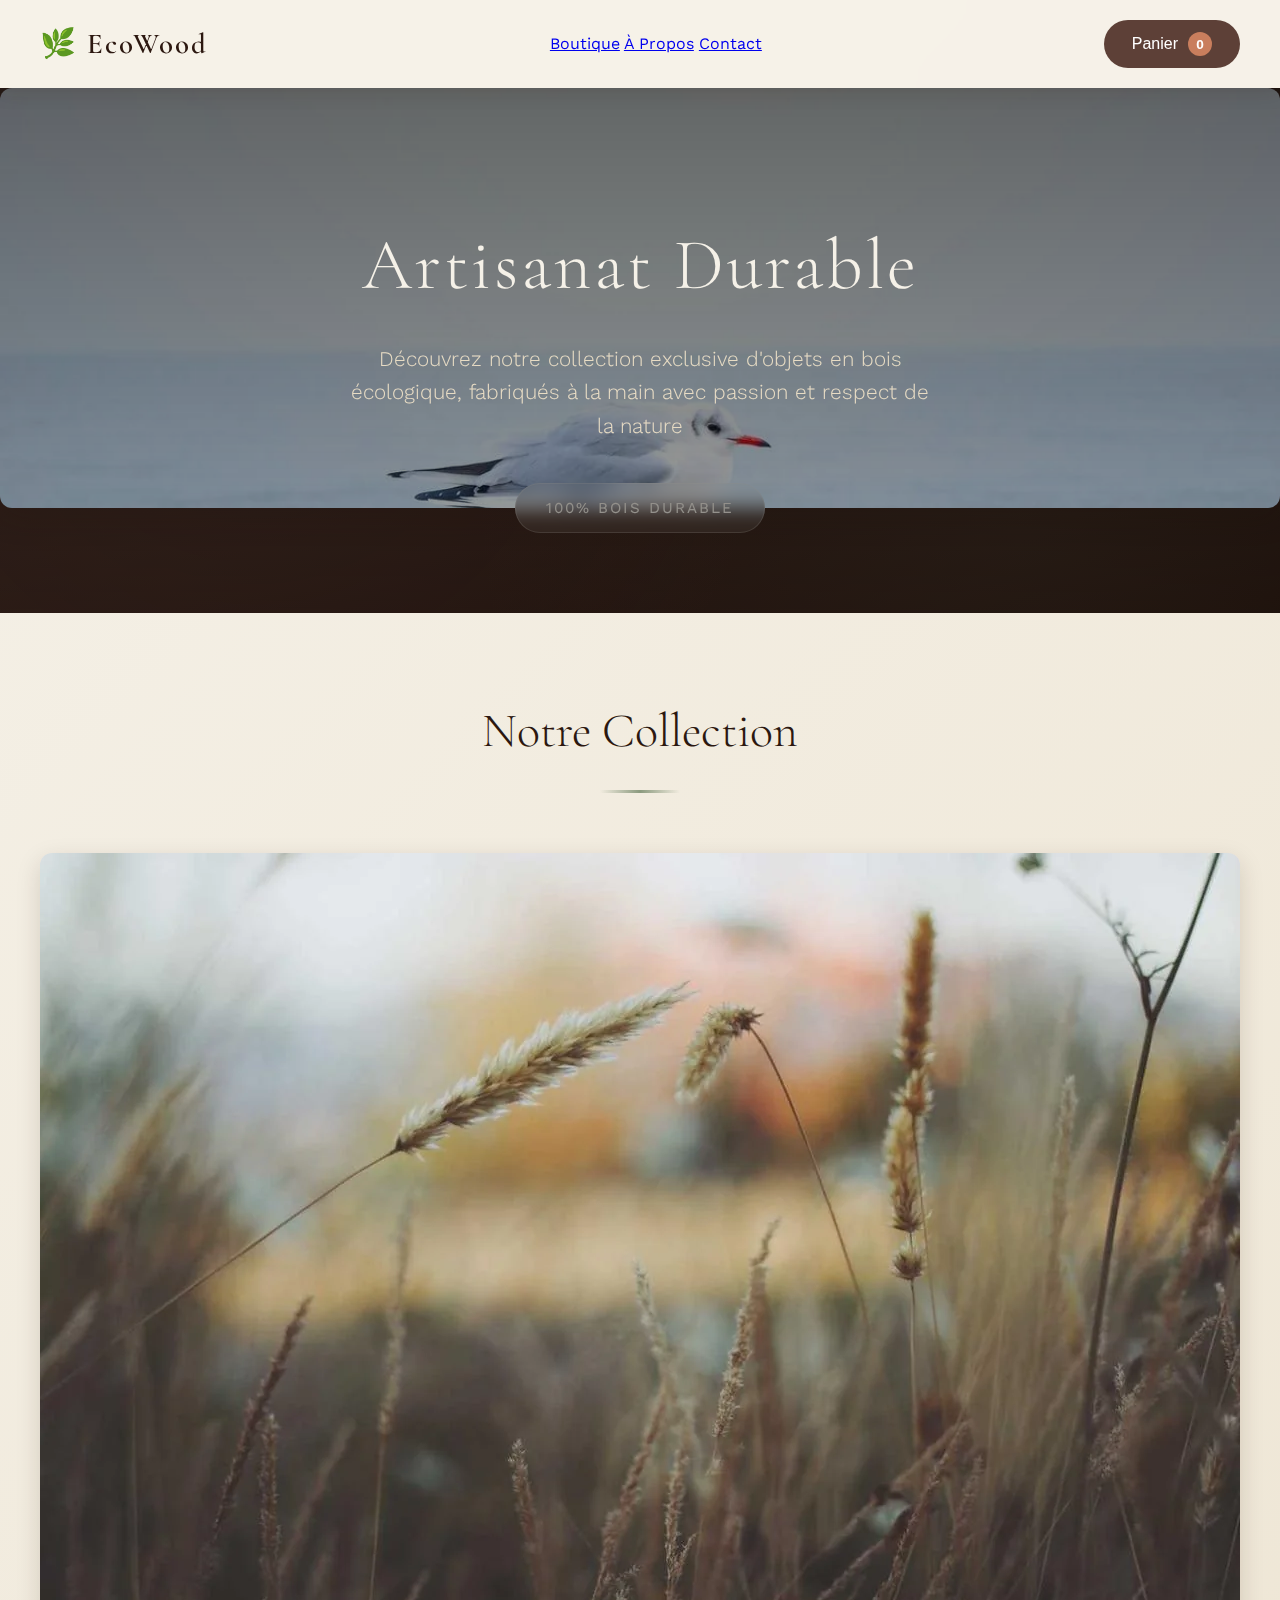
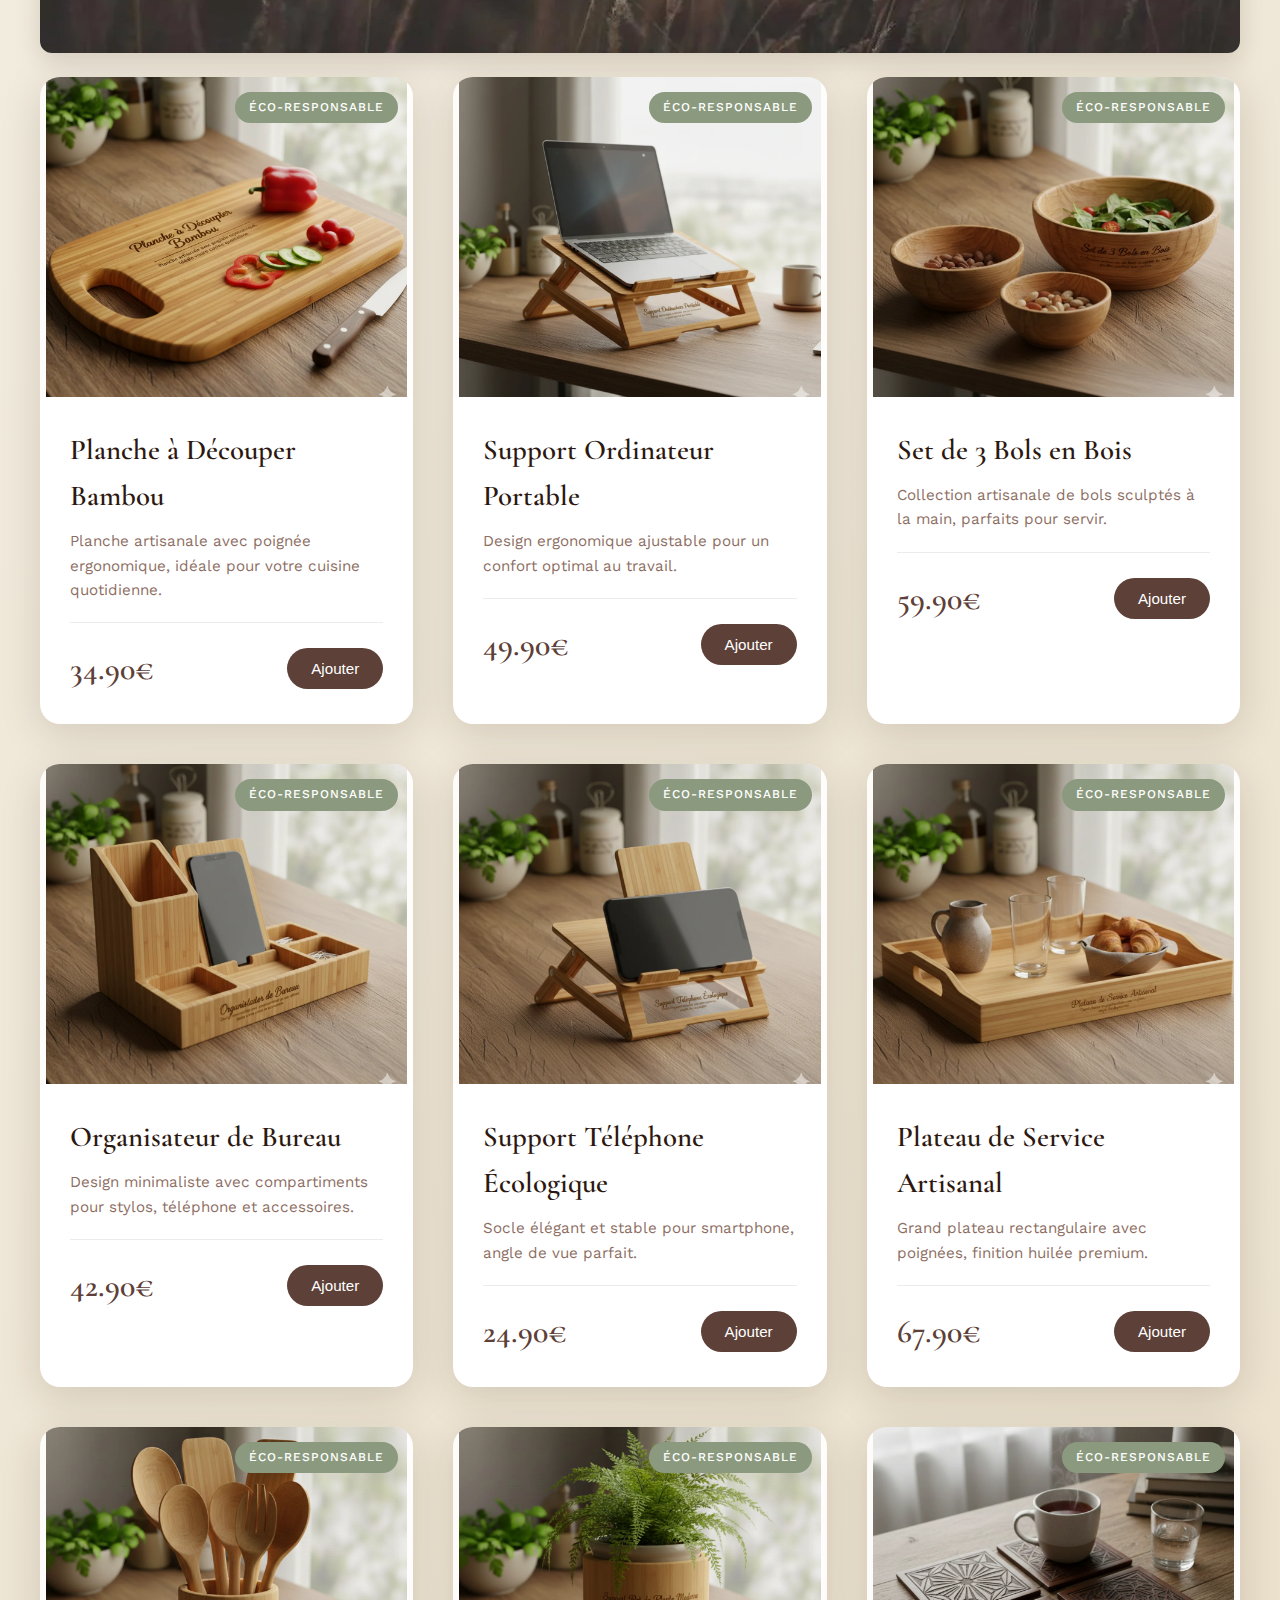
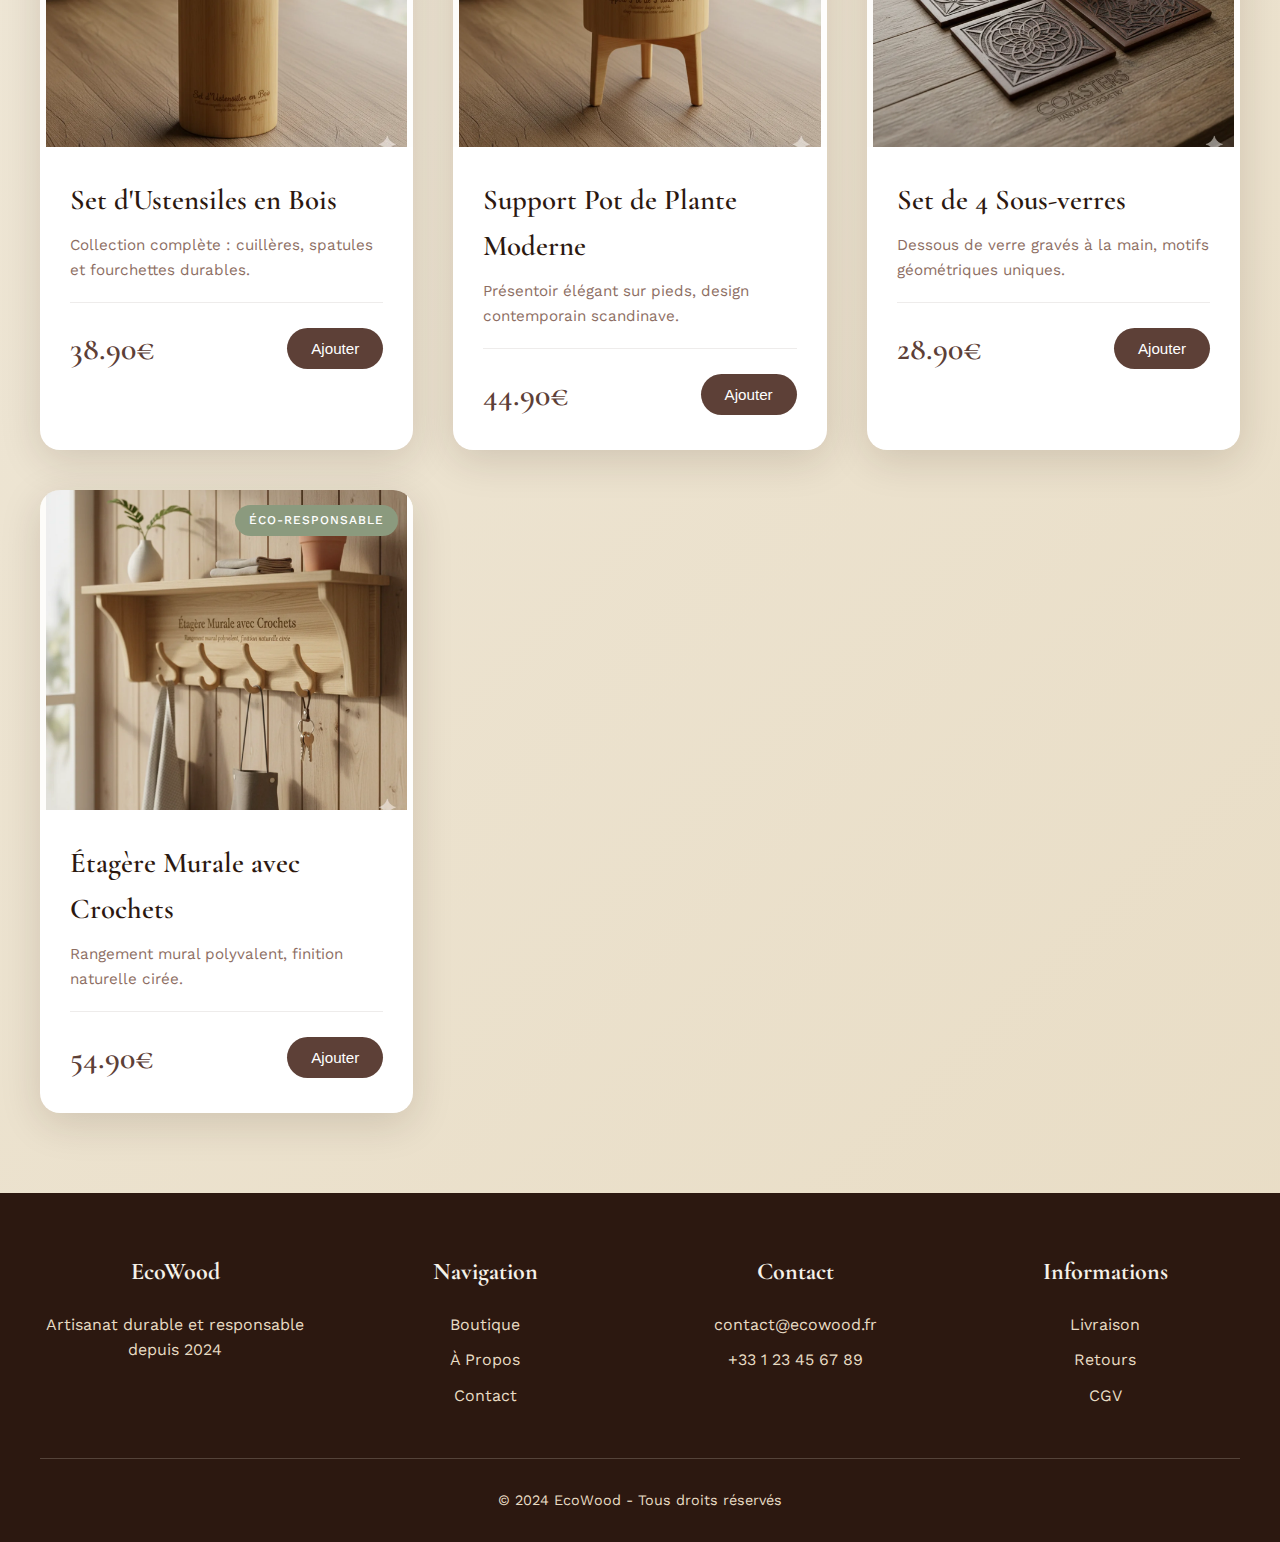
<file: index.html>
<!DOCTYPE html>
<html lang="fr">
<head>
    <meta charset="UTF-8">
    <meta name="viewport" content="width=device-width, initial-scale=1.0">
    <title>EcoWood - Artisanat Durable en Bois</title>
    <link rel="preconnect" href="https://fonts.googleapis.com">
    <link rel="preconnect" href="https://fonts.gstatic.com" crossorigin>
    <link href="https://fonts.googleapis.com/css2?family=Cormorant+Garamond:wght@300;400;600&family=Work+Sans:wght@300;400;500&display=swap" rel="stylesheet">
    <link rel="stylesheet" href="style.css">
</head>
<body>
    <!-- Navigation -->
    <nav>
        <div class="logo">🌿 EcoWood</div>
        <div class="nav-links">
            <a href="index.html" class="active">Boutique</a>
            <a href="about.html">À Propos</a>
            <a href="contact.html">Contact</a>
        </div>
        <button class="cart-btn" onclick="toggleCart()">
            <span>Panier</span>
            <span class="cart-count" id="cartCount">0</span>
        </button>
    </nav>

    <!-- Hero Section -->
    <div class="hero">
        <figure class="hero-figure">
            <picture>
                <source type="image/webp" srcset="images/hero-320.webp 320w, images/hero-640.webp 640w, images/hero-1200.webp 1200w">
                <img src="images/hero-1200.jpg" srcset="images/hero-320.jpg 320w, images/hero-640.jpg 640w, images/hero-1200.jpg 1200w" sizes="(max-width: 768px) 100vw, 1200px" alt="Atelier d'artisan en bois" class="hero-image" loading="eager">
            </picture>
            <figcaption class="img-credit"></figcaption>
        </figure>
        <h1>Artisanat Durable</h1>
        <p>Découvrez notre collection exclusive d'objets en bois écologique, fabriqués à la main avec passion et respect de la nature</p>
        <div class="tagline">100% Bois Durable</div>
    </div>

    <!-- Products Section -->
    <div class="container">
        <h2 class="section-title">Notre Collection</h2>
        <figure class="section-figure">
            <picture>
                <source type="image/webp" srcset="images/collection-320.webp 320w, images/collection-640.webp 640w, images/collection-1200.webp 1200w">
                <img src="images/collection-1200.jpg" srcset="images/collection-320.jpg 320w, images/collection-640.jpg 640w, images/collection-1200.jpg 1200w" sizes="(max-width: 768px) 100vw, 1200px" alt="Objets en bois faits main" class="section-image" loading="lazy">
            </picture>
            <figcaption class="img-credit"></figcaption>
        </figure>
        <div class="products-grid" id="productsGrid"></div>
    </div>

    <!-- Footer -->
    <footer>
        <div class="footer-content">
            <div class="footer-section">
                <h3>EcoWood</h3>
                <p>Artisanat durable et responsable depuis 2024</p>
            </div>
            <div class="footer-section">
                <h3>Navigation</h3>
                <a href="index.html">Boutique</a>
                <a href="about.html">À Propos</a>
                <a href="contact.html">Contact</a>
            </div>
            <div class="footer-section">
                <h3>Contact</h3>
                <a href="mailto:contact@ecowood.fr">contact@ecowood.fr</a>
                <a href="tel:+33123456789">+33 1 23 45 67 89</a>
            </div>
            <div class="footer-section">
                <h3>Informations</h3>
                <a href="livraison.html">Livraison</a>
                <a href="retours.html">Retours</a>
                <a href="cgv.html">CGV</a>
            </div>
        </div>
        <div class="copyright">
            © 2024 EcoWood - Tous droits réservés
        </div>
    </footer>

    <!-- Modal Panier -->
    <div class="modal" id="cartModal">
        <div class="modal-content">
            <div class="modal-header">
                <h2>Votre Panier</h2>
                <button class="close-modal" onclick="toggleCart()">×</button>
            </div>
            <div id="cartItems"></div>
            <div class="cart-total" id="cartTotal" style="display: none;">
                <h3>Total: <span id="totalPrice">0</span> €</h3>
                <button class="checkout-btn" onclick="checkout()">Commander</button>
            </div>
        </div>
    </div>

    <script src="script.js"></script>
</body>
</html>
</file>
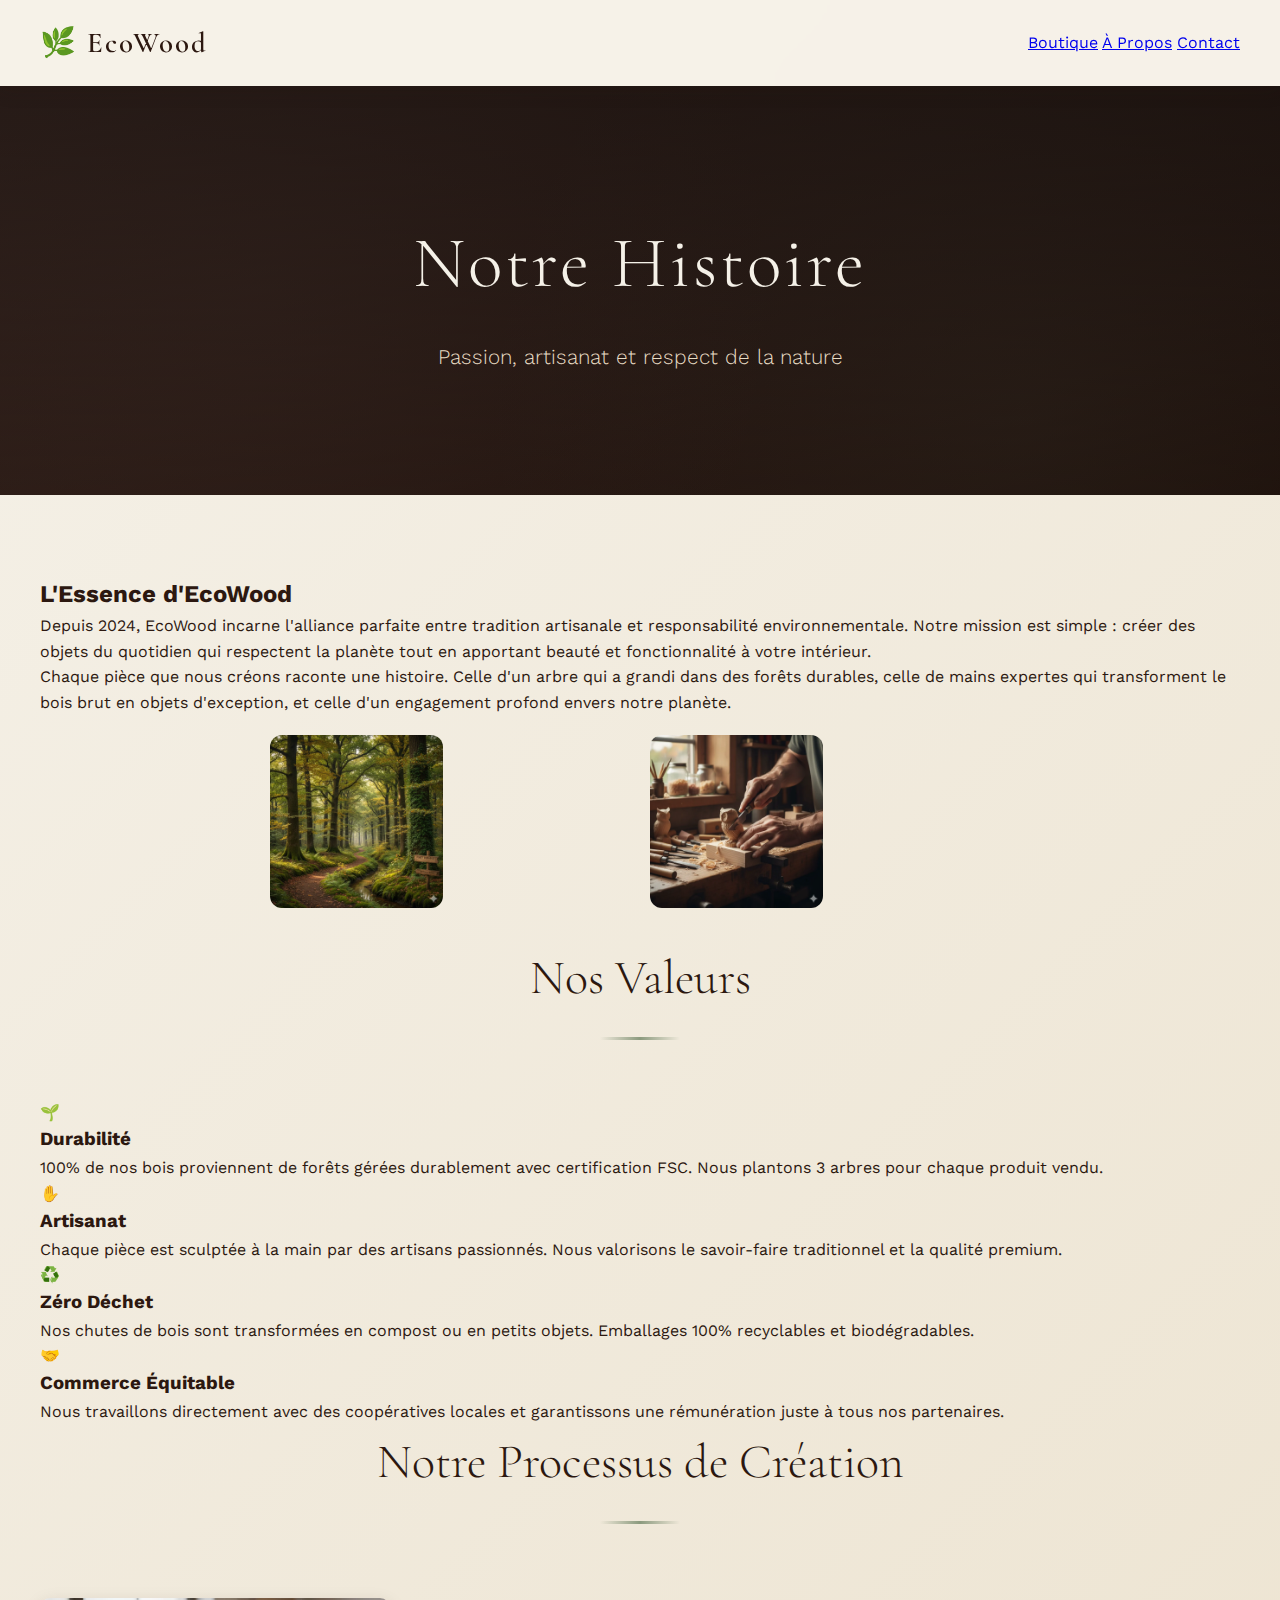
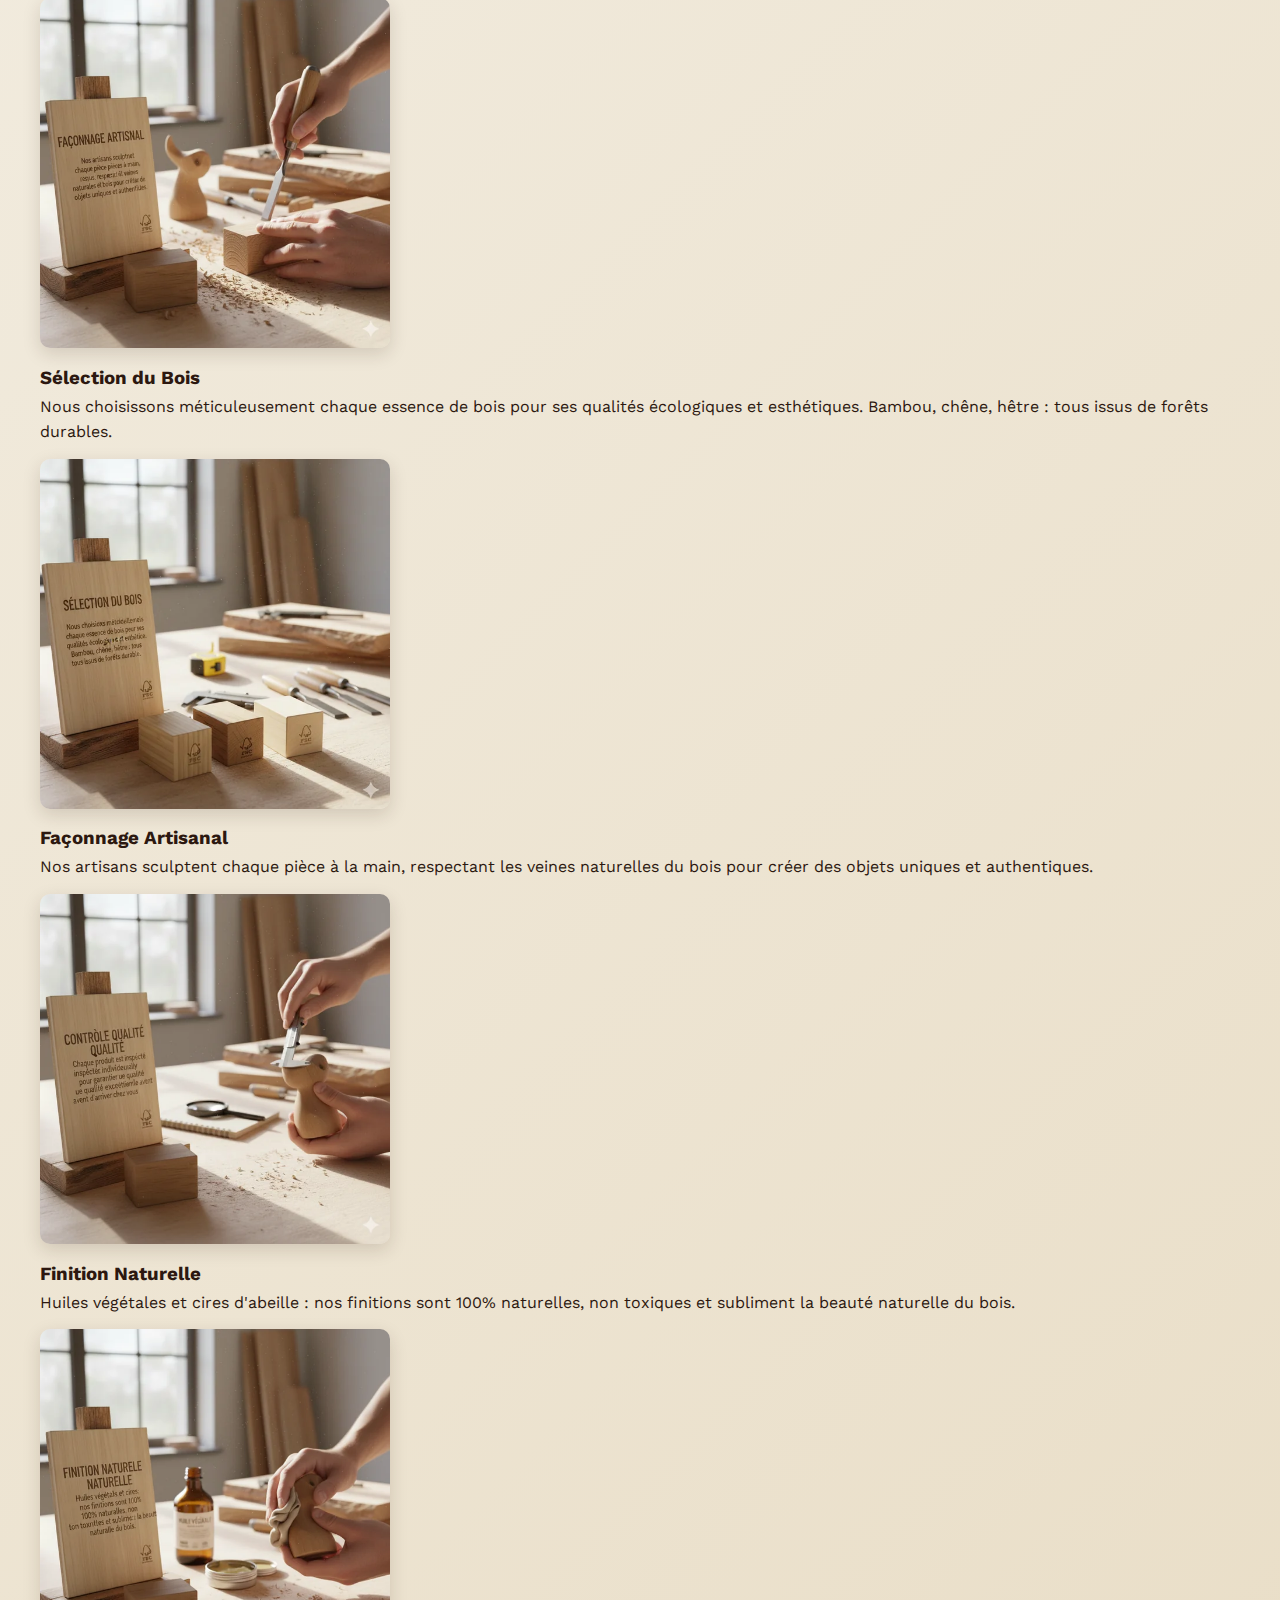
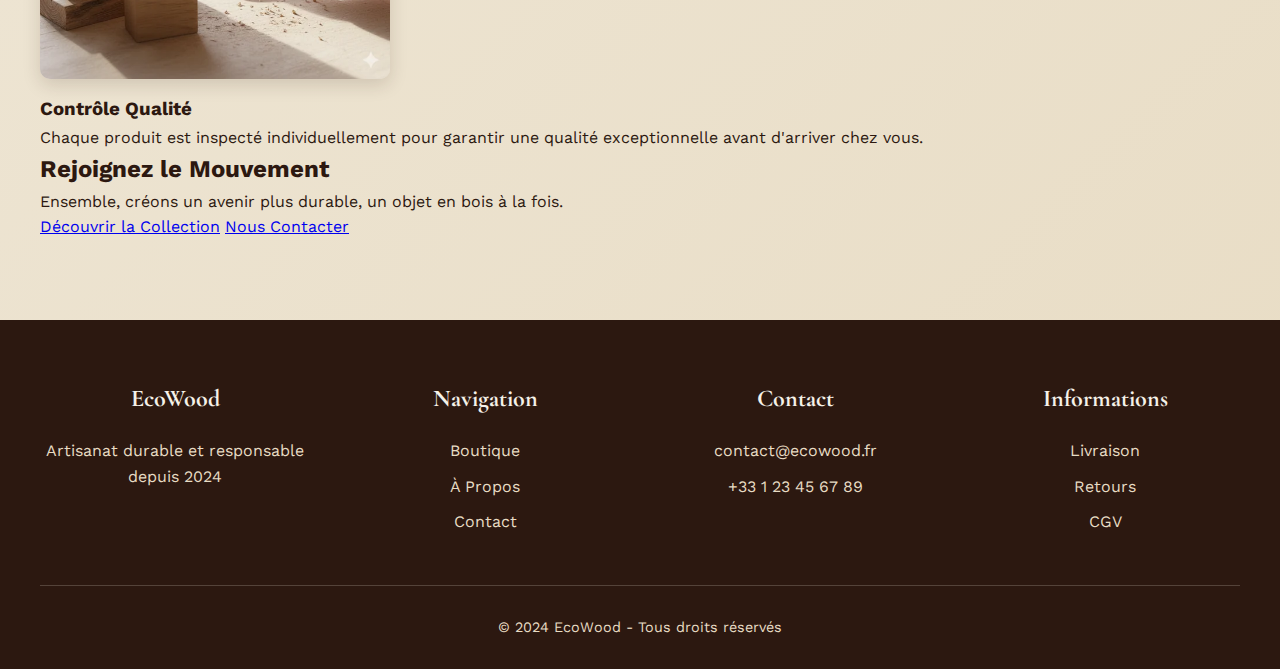
<file: about.html>
<!DOCTYPE html>
<html lang="fr">
<head>
    <meta charset="UTF-8">
    <meta name="viewport" content="width=device-width, initial-scale=1.0">
    <title>À Propos - EcoWood</title>
    <link rel="preconnect" href="https://fonts.googleapis.com">
    <link rel="preconnect" href="https://fonts.gstatic.com" crossorigin>
    <link href="https://fonts.googleapis.com/css2?family=Cormorant+Garamond:wght@300;400;600&family=Work+Sans:wght@300;400;500&display=swap" rel="stylesheet">
    <link rel="stylesheet" href="style.css">
</head>
<body>
    <!-- Navigation -->
    <nav>
        <div class="logo">🌿 EcoWood</div>
        <div class="nav-links">
            <a href="index.html">Boutique</a>
            <a href="about.html" class="active">À Propos</a>
            <a href="contact.html">Contact</a>
        </div>
    </nav>

    <!-- Hero Section -->
    <div class="hero hero-small">
        <h1>Notre Histoire</h1>
        <p>Passion, artisanat et respect de la nature</p>
    </div>

    <!-- About Content -->
    <div class="container">
        <div class="about-section">
            <div class="about-content">
                <h2>L'Essence d'EcoWood</h2>
                <p>Depuis 2024, EcoWood incarne l'alliance parfaite entre tradition artisanale et responsabilité environnementale. Notre mission est simple : créer des objets du quotidien qui respectent la planète tout en apportant beauté et fonctionnalité à votre intérieur.</p>
                
                <p>Chaque pièce que nous créons raconte une histoire. Celle d'un arbre qui a grandi dans des forêts durables, celle de mains expertes qui transforment le bois brut en objets d'exception, et celle d'un engagement profond envers notre planète.</p>
            </div>
            <div class="about-image">
                <figure class="about-figure">
                    <picture>
                        <source type="image/webp" srcset="images/about_forest-320.webp 320w, images/about_forest-640.webp 640w, images/about_forest-800.webp 800w">
                        <img src="images/about_forest-800.jpg" srcset="images/about_forest-320.jpg 320w, images/about_forest-640.jpg 640w, images/about_forest-800.jpg 800w" sizes="(max-width: 768px) 100vw, 420px" alt="Forêt durable" class="about-photo" loading="lazy">
                    </picture>
                    <figcaption class="img-credit"></figcaption>
                </figure>

                <figure class="about-figure">
                    <picture>
                        <source type="image/webp" srcset="images/about_hands-320.webp 320w, images/about_hands-640.webp 640w, images/about_hands-800.webp 800w">
                        <img src="images/about_hands-800.jpg" srcset="images/about_hands-320.jpg 320w, images/about_hands-640.jpg 640w, images/about_hands-800.jpg 800w" sizes="(max-width: 768px) 100vw, 420px" alt="Mains d'artisan travaillant le bois" class="about-photo" loading="lazy">
                    </picture>
                    <figcaption class="img-credit"></figcaption>
                </figure>
            </div>
        </div>

        <div class="values-section">
            <h2 class="section-title">Nos Valeurs</h2>
            <div class="values-grid">
                <div class="value-card">
                    <div class="value-icon">🌱</div>
                    <h3>Durabilité</h3>
                    <p>100% de nos bois proviennent de forêts gérées durablement avec certification FSC. Nous plantons 3 arbres pour chaque produit vendu.</p>
                </div>
                <div class="value-card">
                    <div class="value-icon">✋</div>
                    <h3>Artisanat</h3>
                    <p>Chaque pièce est sculptée à la main par des artisans passionnés. Nous valorisons le savoir-faire traditionnel et la qualité premium.</p>
                </div>
                <div class="value-card">
                    <div class="value-icon">♻️</div>
                    <h3>Zéro Déchet</h3>
                    <p>Nos chutes de bois sont transformées en compost ou en petits objets. Emballages 100% recyclables et biodégradables.</p>
                </div>
                <div class="value-card">
                    <div class="value-icon">🤝</div>
                    <h3>Commerce Équitable</h3>
                    <p>Nous travaillons directement avec des coopératives locales et garantissons une rémunération juste à tous nos partenaires.</p>
                </div>
            </div>
        </div>

        <div class="process-section">
            <h2 class="section-title">Notre Processus de Création</h2>
            <div class="timeline">
                <div class="timeline-item">
                    <figure>
                        <picture>
                            <source type="image/webp" srcset="images/timeline_1-320.webp 320w, images/timeline_1-480.webp 480w, images/timeline_1-600.webp 600w">
                            <img src="images/timeline_1-600.jpg" srcset="images/timeline_1-320.jpg 320w, images/timeline_1-480.jpg 480w, images/timeline_1-600.jpg 600w" sizes="(max-width: 768px) 100vw, 600px" alt="Sélection du bois" class="timeline-img" loading="lazy">
                        </picture>
                        <figcaption class="img-credit small"></figcaption>
                    </figure>
                    <div class="timeline-content">
                        <h3>Sélection du Bois</h3>
                        <p>Nous choisissons méticuleusement chaque essence de bois pour ses qualités écologiques et esthétiques. Bambou, chêne, hêtre : tous issus de forêts durables.</p>
                    </div>
                </div>
                <div class="timeline-item">
                    <figure>
                        <picture>
                            <source type="image/webp" srcset="images/timeline_2-320.webp 320w, images/timeline_2-480.webp 480w, images/timeline_2-600.webp 600w">
                            <img src="images/timeline_2-600.jpg" srcset="images/timeline_2-320.jpg 320w, images/timeline_2-480.jpg 480w, images/timeline_2-600.jpg 600w" sizes="(max-width: 768px) 100vw, 600px" alt="Façonnage artisanal" class="timeline-img" loading="lazy">
                        </picture>
                        <figcaption class="img-credit small"></figcaption>
                    </figure>
                    <div class="timeline-content">
                        <h3>Façonnage Artisanal</h3>
                        <p>Nos artisans sculptent chaque pièce à la main, respectant les veines naturelles du bois pour créer des objets uniques et authentiques.</p>
                    </div>
                </div>
                <div class="timeline-item">
                    <figure>
                        <picture>
                            <source type="image/webp" srcset="images/timeline_3-320.webp 320w, images/timeline_3-480.webp 480w, images/timeline_3-600.webp 600w">
                            <img src="images/timeline_3-600.jpg" srcset="images/timeline_3-320.jpg 320w, images/timeline_3-480.jpg 480w, images/timeline_3-600.jpg 600w" sizes="(max-width: 768px) 100vw, 600px" alt="Finition naturelle" class="timeline-img" loading="lazy">
                        </picture>
                        <figcaption class="img-credit small"></figcaption>
                    </figure>
                    <div class="timeline-content">
                        <h3>Finition Naturelle</h3>
                        <p>Huiles végétales et cires d'abeille : nos finitions sont 100% naturelles, non toxiques et subliment la beauté naturelle du bois.</p>
                    </div>
                </div>
                <div class="timeline-item">
                    <figure>
                        <picture>
                            <source type="image/webp" srcset="images/timeline_4-320.webp 320w, images/timeline_4-480.webp 480w, images/timeline_4-600.webp 600w">
                            <img src="images/timeline_4-600.jpg" srcset="images/timeline_4-320.jpg 320w, images/timeline_4-480.jpg 480w, images/timeline_4-600.jpg 600w" sizes="(max-width: 768px) 100vw, 600px" alt="Contrôle qualité" class="timeline-img" loading="lazy">
                        </picture>
                        <figcaption class="img-credit small"></figcaption>
                    </figure>
                    <div class="timeline-content">
                        <h3>Contrôle Qualité</h3>
                        <p>Chaque produit est inspecté individuellement pour garantir une qualité exceptionnelle avant d'arriver chez vous.</p>
                    </div>
                </div>
            </div>
        </div>

        <div class="cta-section">
            <h2>Rejoignez le Mouvement</h2>
            <p>Ensemble, créons un avenir plus durable, un objet en bois à la fois.</p>
            <div class="cta-buttons">
                <a href="index.html" class="btn-primary">Découvrir la Collection</a>
                <a href="contact.html" class="btn-secondary">Nous Contacter</a>
            </div>
        </div>
    </div>

    <!-- Footer -->
    <footer>
        <div class="footer-content">
            <div class="footer-section">
                <h3>EcoWood</h3>
                <p>Artisanat durable et responsable depuis 2024</p>
            </div>
            <div class="footer-section">
                <h3>Navigation</h3>
                <a href="index.html">Boutique</a>
                <a href="about.html">À Propos</a>
                <a href="contact.html">Contact</a>
            </div>
            <div class="footer-section">
                <h3>Contact</h3>
                <a href="mailto:contact@ecowood.fr">contact@ecowood.fr</a>
                <a href="tel:+33123456789">+33 1 23 45 67 89</a>
            </div>
            <div class="footer-section">
                <h3>Informations</h3>
                <a href="livraison.html">Livraison</a>
                <a href="retours.html">Retours</a>
                <a href="cgv.html">CGV</a>
            </div>
        </div>
        <div class="copyright">
            © 2024 EcoWood - Tous droits réservés
        </div>
    </footer>
</body>
</html>
</file>
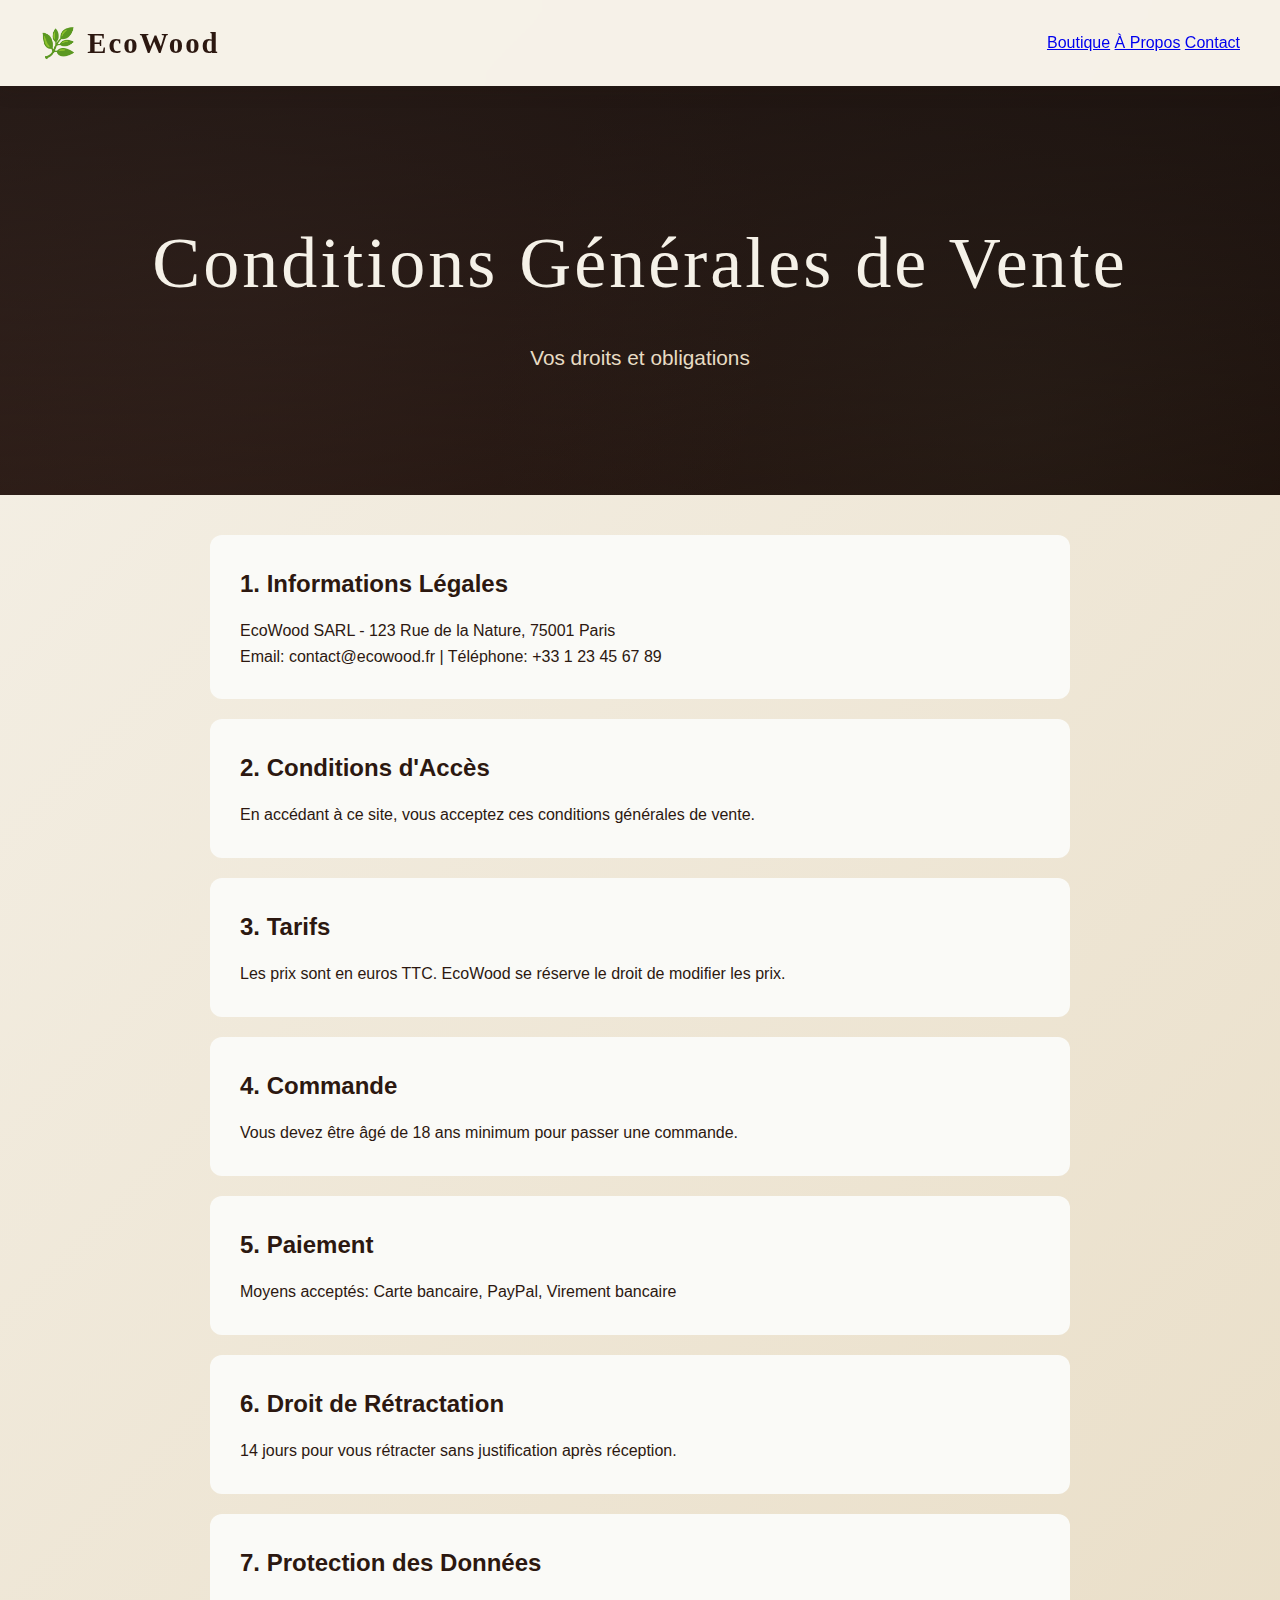
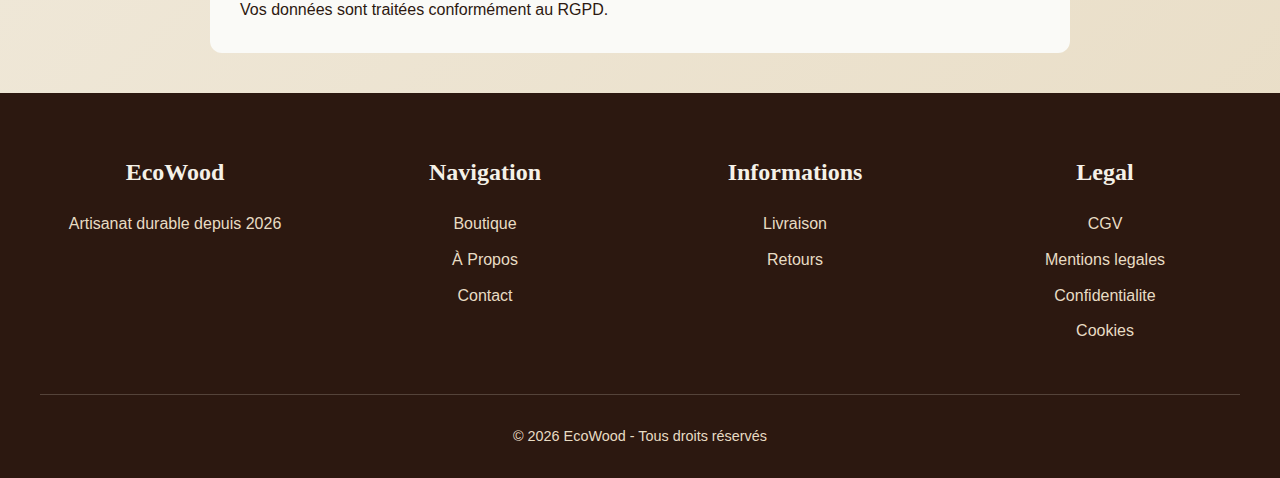
<file: cgv.html>
<!DOCTYPE html>
<html lang="fr">
<head>
    <meta charset="UTF-8">
    <meta name="viewport" content="width=device-width, initial-scale=1.0">
    <title>CGV - EcoWood</title>
    <link rel="stylesheet" href="style.css">
    <link rel="icon" href="favicon.svg" type="image/svg+xml">
</head>
<body>
    <nav>
        <div class="logo">🌿 EcoWood</div>
        <div class="nav-links">
            <a href="index.html">Boutique</a>
            <a href="about.html">À Propos</a>
            <a href="contact.html">Contact</a>
        </div>
    </nav>

    <div class="hero hero-small">
        <h1>Conditions Générales de Vente</h1>
        <p>Vos droits et obligations</p>
    </div>

    <div class="container" style="max-width: 900px; margin: 40px auto; padding: 0 20px;">
        <div style="background: #fafaf7; padding: 30px; margin-bottom: 20px; border-radius: 12px;">
            <h2 style="color: var(--wood-dark); margin-bottom: 15px;">1. Informations Légales</h2>
            <p>EcoWood SARL - 123 Rue de la Nature, 75001 Paris</p>
            <p>Email: contact@ecowood.fr | Téléphone: +33 1 23 45 67 89</p>
        </div>

        <div style="background: #fafaf7; padding: 30px; margin-bottom: 20px; border-radius: 12px;">
            <h2 style="color: var(--wood-dark); margin-bottom: 15px;">2. Conditions d'Accès</h2>
            <p>En accédant à ce site, vous acceptez ces conditions générales de vente.</p>
        </div>

        <div style="background: #fafaf7; padding: 30px; margin-bottom: 20px; border-radius: 12px;">
            <h2 style="color: var(--wood-dark); margin-bottom: 15px;">3. Tarifs</h2>
            <p>Les prix sont en euros TTC. EcoWood se réserve le droit de modifier les prix.</p>
        </div>

        <div style="background: #fafaf7; padding: 30px; margin-bottom: 20px; border-radius: 12px;">
            <h2 style="color: var(--wood-dark); margin-bottom: 15px;">4. Commande</h2>
            <p>Vous devez être âgé de 18 ans minimum pour passer une commande.</p>
        </div>

        <div style="background: #fafaf7; padding: 30px; margin-bottom: 20px; border-radius: 12px;">
            <h2 style="color: var(--wood-dark); margin-bottom: 15px;">5. Paiement</h2>
            <p>Moyens acceptés: Carte bancaire, PayPal, Virement bancaire</p>
        </div>

        <div style="background: #fafaf7; padding: 30px; margin-bottom: 20px; border-radius: 12px;">
            <h2 style="color: var(--wood-dark); margin-bottom: 15px;">6. Droit de Rétractation</h2>
            <p>14 jours pour vous rétracter sans justification après réception.</p>
        </div>

        <div style="background: #fafaf7; padding: 30px; margin-bottom: 20px; border-radius: 12px;">
            <h2 style="color: var(--wood-dark); margin-bottom: 15px;">7. Protection des Données</h2>
            <p>Vos données sont traitées conformément au RGPD.</p>
        </div>
    </div>

    <footer>
        <div class="footer-content">
            <div class="footer-section">
                <h3>EcoWood</h3>
                <p>Artisanat durable depuis 2026</p>
            </div>
            <div class="footer-section">
                <h3>Navigation</h3>
                <a href="index.html">Boutique</a>
                <a href="about.html">À Propos</a>
                <a href="contact.html">Contact</a>
            </div>
            <div class="footer-section">
                <h3>Informations</h3>
                <a href="livraison.html">Livraison</a>
                <a href="retours.html">Retours</a>
            </div>
            <div class="footer-section">
                <h3>Legal</h3>
                <a href="cgv.html">CGV</a>
                <a href="mentions-legales.html">Mentions legales</a>
                <a href="confidentialite.html">Confidentialite</a>
                <a href="cookies.html">Cookies</a>
            </div>
        </div>
        <div class="copyright">© 2026 EcoWood - Tous droits réservés</div>
    </footer>
</body>
</html>
</file>
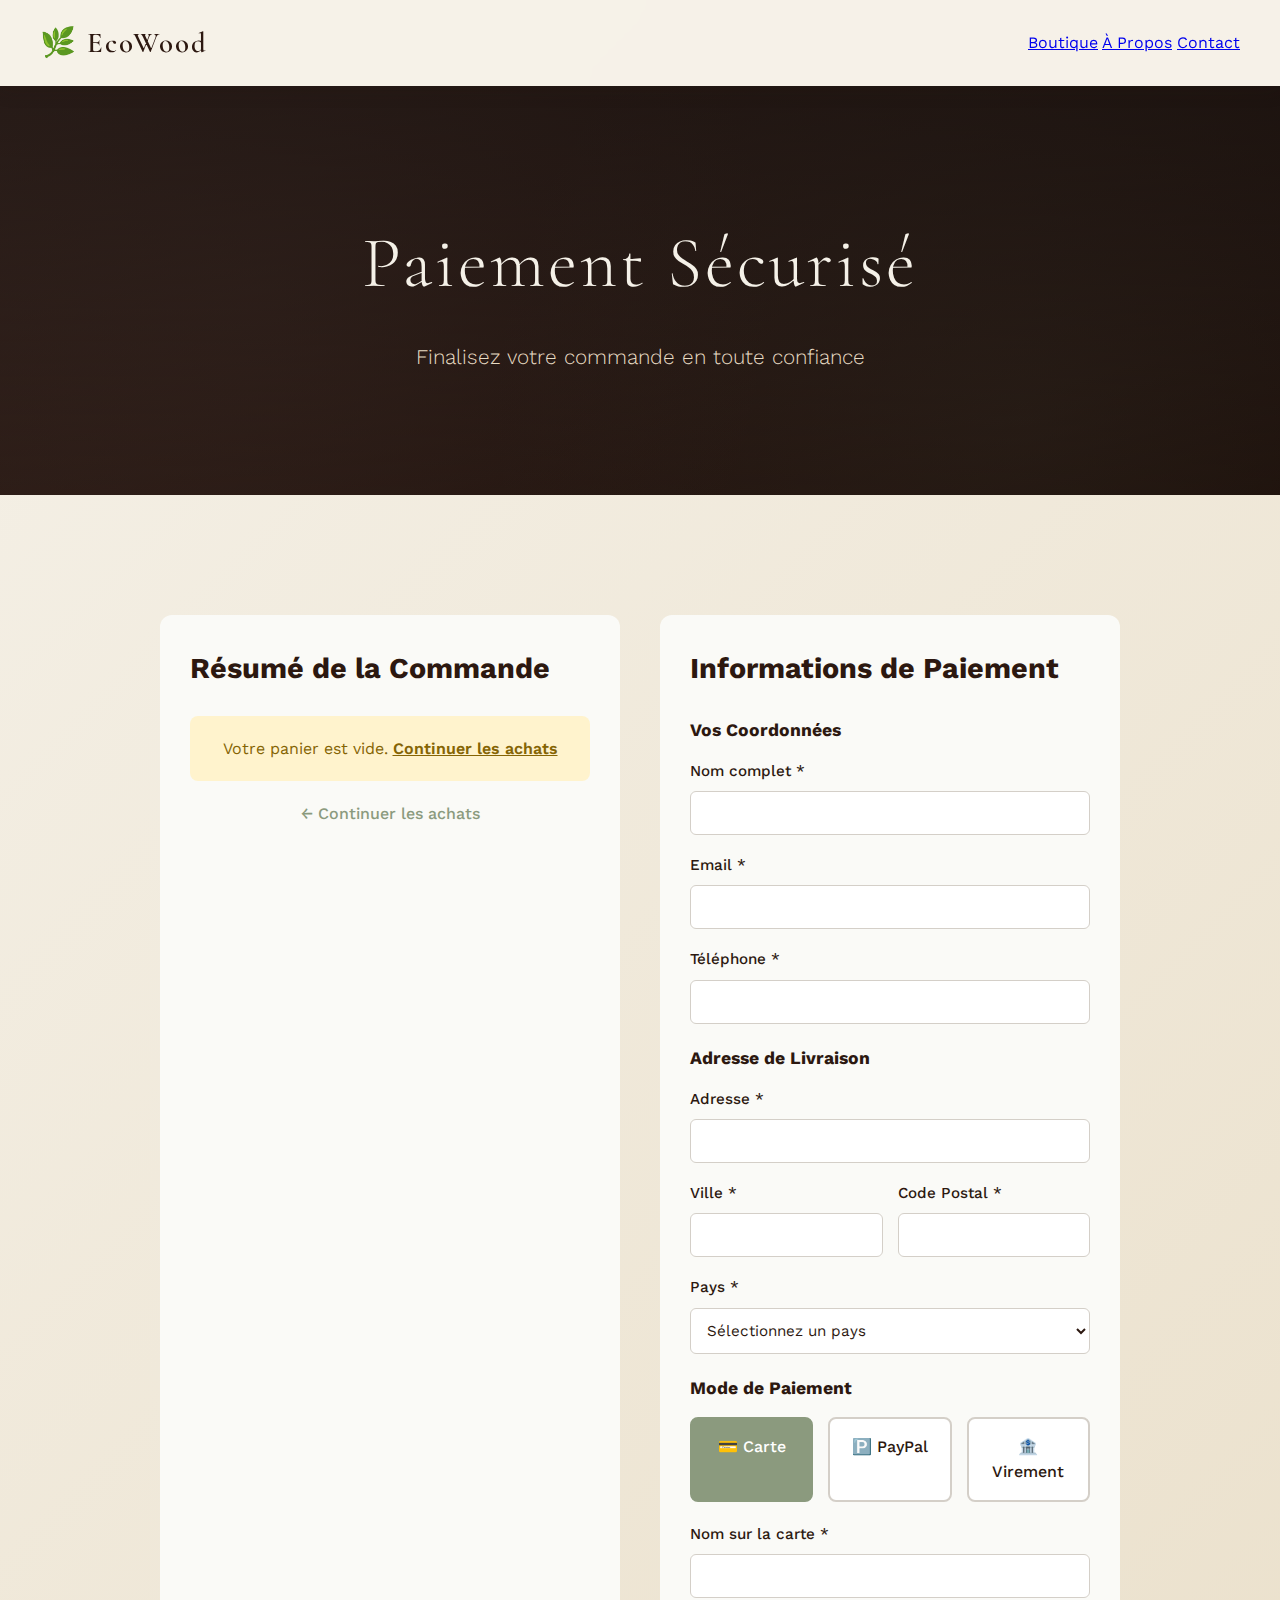
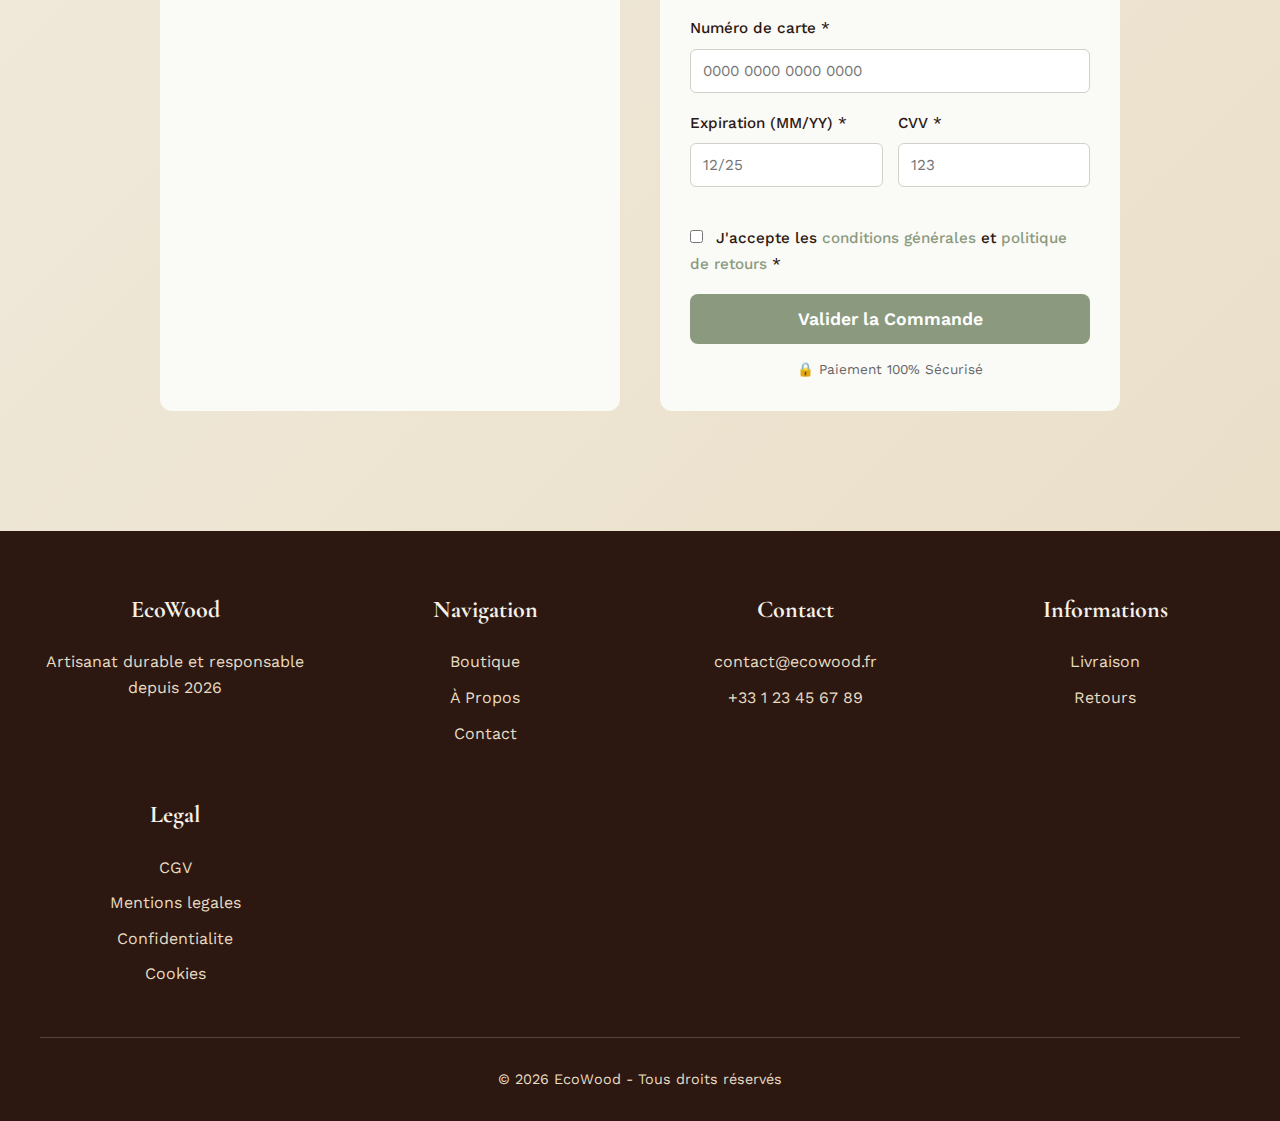
<file: checkout.html>
<!DOCTYPE html>
<html lang="fr">
<head>
    <meta charset="UTF-8">
    <meta name="viewport" content="width=device-width, initial-scale=1.0">
    <title>Paiement - EcoWood</title>
    <link rel="preconnect" href="https://fonts.googleapis.com">
    <link rel="preconnect" href="https://fonts.gstatic.com" crossorigin>
    <link href="https://fonts.googleapis.com/css2?family=Cormorant+Garamond:wght@300;400;600&family=Work+Sans:wght@300;400;500&display=swap" rel="stylesheet">
    <link rel="stylesheet" href="style.css">
    <link rel="icon" href="favicon.svg" type="image/svg+xml">
    <style>
        .checkout-container {
            max-width: 1000px;
            margin: 40px auto;
            display: grid;
            grid-template-columns: 1fr 1fr;
            gap: 40px;
            padding: 0 20px;
        }

        .checkout-section {
            background: #fafaf7;
            padding: 30px;
            border-radius: 12px;
        }

        .checkout-section h2 {
            font-size: 1.8rem;
            margin-bottom: 25px;
            color: var(--wood-dark);
        }

        .order-summary {
            background: white;
            padding: 20px;
            border-radius: 8px;
            margin-bottom: 20px;
            border: 1px solid #e8e4e0;
        }

        .order-item {
            display: flex;
            justify-content: space-between;
            padding: 12px 0;
            border-bottom: 1px solid #f0ebe7;
        }

        .order-item:last-child {
            border-bottom: none;
        }

        .order-item-name {
            color: var(--wood-dark);
            font-weight: 500;
        }

        .order-item-price {
            color: var(--sage);
            font-weight: 600;
        }

        .order-total {
            display: flex;
            justify-content: space-between;
            padding: 15px 0;
            border-top: 2px solid #e8e4e0;
            margin-top: 15px;
            font-size: 1.3rem;
            font-weight: 600;
            color: var(--wood-dark);
        }

        .empty-message {
            background: #fff3cd;
            padding: 20px;
            border-radius: 8px;
            color: #856404;
            text-align: center;
            margin-bottom: 20px;
        }

        .form-group {
            margin-bottom: 18px;
        }

        .form-group label {
            display: block;
            margin-bottom: 8px;
            color: var(--wood-dark);
            font-weight: 500;
            font-size: 0.95rem;
        }

        .form-group input,
        .form-group select,
        .form-group textarea {
            width: 100%;
            padding: 12px;
            border: 1px solid #d4cfc8;
            border-radius: 6px;
            font-family: 'Work Sans', sans-serif;
            font-size: 0.95rem;
            background: white;
            color: var(--wood-dark);
            transition: border-color 0.3s;
        }

        .form-group input:focus,
        .form-group select:focus,
        .form-group textarea:focus {
            outline: none;
            border-color: var(--sage);
            box-shadow: 0 0 0 3px rgba(139, 146, 121, 0.1);
        }

        .form-row {
            display: grid;
            grid-template-columns: 1fr 1fr;
            gap: 15px;
        }

        .payment-methods {
            display: flex;
            gap: 15px;
            margin-bottom: 20px;
        }

        .payment-method {
            flex: 1;
            padding: 15px;
            border: 2px solid #d4cfc8;
            border-radius: 8px;
            cursor: pointer;
            text-align: center;
            font-weight: 500;
            color: var(--wood-dark);
            transition: all 0.3s;
            background: white;
        }

        .payment-method:hover {
            border-color: var(--sage);
            background: #f9f7f3;
        }

        .payment-method.active {
            border-color: var(--sage);
            background: var(--sage);
            color: white;
        }

        .payment-method input[type="radio"] {
            display: none;
        }

        .card-fields {
            display: grid;
            grid-template-columns: 1fr 1fr;
            gap: 15px;
            margin-bottom: 15px;
        }

        .submit-btn {
            width: 100%;
            padding: 15px;
            background: var(--sage);
            color: white;
            border: none;
            border-radius: 8px;
            font-size: 1.1rem;
            font-weight: 600;
            cursor: pointer;
            transition: all 0.3s;
            font-family: 'Work Sans', sans-serif;
        }

        .submit-btn:hover {
            background: #6b7264;
            transform: translateY(-2px);
            box-shadow: 0 6px 20px rgba(139, 146, 121, 0.3);
        }

        .submit-btn:active {
            transform: translateY(0);
        }

        .security-badge {
            display: flex;
            align-items: center;
            justify-content: center;
            gap: 8px;
            margin-top: 15px;
            color: #666;
            font-size: 0.85rem;
        }

        .back-to-shop {
            text-align: center;
            margin-top: 20px;
        }

        .back-to-shop a {
            color: var(--sage);
            text-decoration: none;
            font-weight: 500;
            transition: color 0.3s;
        }

        .back-to-shop a:hover {
            color: var(--wood-dark);
            text-decoration: underline;
        }

        @media (max-width: 768px) {
            .checkout-container {
                grid-template-columns: 1fr;
                gap: 30px;
            }

            .form-row {
                grid-template-columns: 1fr;
            }

            .payment-methods {
                flex-direction: column;
            }

            .card-fields {
                grid-template-columns: 1fr;
            }
        }
    </style>
</head>
<body>
    <!-- Navigation -->
    <nav>
        <div class="logo">🌿 EcoWood</div>
        <div class="nav-links">
            <a href="index.html">Boutique</a>
            <a href="about.html">À Propos</a>
            <a href="contact.html">Contact</a>
        </div>
    </nav>

    <!-- Hero Section -->
    <div class="hero hero-small">
        <h1>Paiement Sécurisé</h1>
        <p>Finalisez votre commande en toute confiance</p>
    </div>

    <!-- Checkout Content -->
    <div class="container">
        <div class="checkout-container">
            <!-- Order Summary -->
            <div class="checkout-section">
                <h2>Résumé de la Commande</h2>
                <div id="orderSummary"></div>
                <div class="back-to-shop">
                    <a href="index.html">← Continuer les achats</a>
                </div>
            </div>

            <!-- Payment Form -->
            <div class="checkout-section">
                <h2>Informations de Paiement</h2>
                <form id="paymentForm" onsubmit="processPayment(event)">
                    <!-- Personal Info -->
                    <h3 style="margin-top: 20px; margin-bottom: 15px; color: var(--wood-dark); font-size: 1.1rem;">Vos Coordonnées</h3>
                    
                    <div class="form-group">
                        <label for="name">Nom complet *</label>
                        <input type="text" id="name" name="name" required>
                    </div>

                    <div class="form-group">
                        <label for="email">Email *</label>
                        <input type="email" id="email" name="email" required>
                    </div>

                    <div class="form-group">
                        <label for="phone">Téléphone *</label>
                        <input type="tel" id="phone" name="phone" required>
                    </div>

                    <!-- Delivery Address -->
                    <h3 style="margin-top: 20px; margin-bottom: 15px; color: var(--wood-dark); font-size: 1.1rem;">Adresse de Livraison</h3>
                    
                    <div class="form-group">
                        <label for="address">Adresse *</label>
                        <input type="text" id="address" name="address" required>
                    </div>

                    <div class="form-row">
                        <div class="form-group">
                            <label for="city">Ville *</label>
                            <input type="text" id="city" name="city" required>
                        </div>
                        <div class="form-group">
                            <label for="postal">Code Postal *</label>
                            <input type="text" id="postal" name="postal" required>
                        </div>
                    </div>

                    <div class="form-group">
                        <label for="country">Pays *</label>
                        <select id="country" name="country" required>
                            <option value="">Sélectionnez un pays</option>
                            <option value="FR">France</option>
                            <option value="BE">Belgique</option>
                            <option value="CH">Suisse</option>
                            <option value="LU">Luxembourg</option>
                            <option value="DE">Allemagne</option>
                            <option value="IT">Italie</option>
                            <option value="ES">Espagne</option>
                            <option value="OTHER">Autre</option>
                        </select>
                    </div>

                    <!-- Payment Method -->
                    <h3 style="margin-top: 20px; margin-bottom: 15px; color: var(--wood-dark); font-size: 1.1rem;">Mode de Paiement</h3>
                    
                    <div class="payment-methods">
                        <label class="payment-method">
                            <input type="radio" name="payment" value="card" checked onchange="togglePaymentFields()">
                            💳 Carte
                        </label>
                        <label class="payment-method">
                            <input type="radio" name="payment" value="paypal" onchange="togglePaymentFields()">
                            🅿️ PayPal
                        </label>
                        <label class="payment-method">
                            <input type="radio" name="payment" value="transfer" onchange="togglePaymentFields()">
                            🏦 Virement
                        </label>
                    </div>

                    <!-- Card Payment -->
                    <div id="cardPayment" style="display: block;">
                        <div class="form-group">
                            <label for="cardName">Nom sur la carte *</label>
                            <input type="text" id="cardName" name="cardName" required>
                        </div>

                        <div class="form-group">
                            <label for="cardNumber">Numéro de carte *</label>
                            <input type="text" id="cardNumber" name="cardNumber" placeholder="0000 0000 0000 0000" maxlength="19" required>
                        </div>

                        <div class="card-fields">
                            <div class="form-group">
                                <label for="expiry">Expiration (MM/YY) *</label>
                                <input type="text" id="expiry" name="expiry" placeholder="12/25" maxlength="5" required>
                            </div>
                            <div class="form-group">
                                <label for="cvv">CVV *</label>
                                <input type="text" id="cvv" name="cvv" placeholder="123" maxlength="4" required>
                            </div>
                        </div>
                    </div>

                    <!-- PayPal Payment -->
                    <div id="paypalPayment" style="display: none;">
                        <div class="form-group">
                            <label for="paypalEmail">Email PayPal *</label>
                            <input type="email" id="paypalEmail" name="paypalEmail">
                        </div>
                        <p style="color: #666; font-size: 0.9rem; margin: 10px 0;">Vous serez redirigé vers PayPal pour finaliser le paiement.</p>
                    </div>

                    <!-- Transfer Payment -->
                    <div id="transferPayment" style="display: none;">
                        <p style="color: #666; font-size: 0.9rem; margin: 10px 0;">Les coordonnées bancaires vous seront envoyées par email après confirmation de la commande.</p>
                    </div>

                    <!-- Terms -->
                    <div class="form-group" style="margin-top: 20px;">
                        <input type="checkbox" id="terms" name="terms" required style="width: auto; margin-right: 8px;">
                        <label for="terms" style="display: inline; margin-bottom: 0;">
                            J'accepte les <a href="cgv.html" style="color: var(--sage); text-decoration: none;">conditions générales</a> et <a href="retours.html" style="color: var(--sage); text-decoration: none;">politique de retours</a> *
                        </label>
                    </div>

                    <button type="submit" class="submit-btn">Valider la Commande</button>

                    <div class="security-badge">
                        🔒 Paiement 100% Sécurisé
                    </div>
                </form>
            </div>
        </div>
    </div>

    <!-- Footer -->
    <footer>
        <div class="footer-content">
            <div class="footer-section">
                <h3>EcoWood</h3>
                <p>Artisanat durable et responsable depuis 2026</p>
            </div>
            <div class="footer-section">
                <h3>Navigation</h3>
                <a href="index.html">Boutique</a>
                <a href="about.html">À Propos</a>
                <a href="contact.html">Contact</a>
            </div>
            <div class="footer-section">
                <h3>Contact</h3>
                <a href="mailto:contact@ecowood.fr">contact@ecowood.fr</a>
                <a href="tel:+33123456789">+33 1 23 45 67 89</a>
            </div>
            <div class="footer-section">
                <h3>Informations</h3>
                <a href="livraison.html">Livraison</a>
                <a href="retours.html">Retours</a>
            </div>
            <div class="footer-section">
                <h3>Legal</h3>
                <a href="cgv.html">CGV</a>
                <a href="mentions-legales.html">Mentions legales</a>
                <a href="confidentialite.html">Confidentialite</a>
                <a href="cookies.html">Cookies</a>
            </div>
        </div>
        <div class="copyright">
            © 2026 EcoWood - Tous droits réservés
        </div>
    </footer>

    <script>
        // Afficher le résumé de la commande
        function displayOrderSummary() {
            const summaryDiv = document.getElementById('orderSummary');
            let cart = [];
            
            try {
                // Essayer localStorage d'abord
                let saved = localStorage.getItem('ecowood_cart');
                if (!saved) {
                    // Fallback sur sessionStorage
                    saved = sessionStorage.getItem('ecowood_cart');
                }
                cart = saved ? JSON.parse(saved) : [];
                console.log('Cart loaded from storage:', cart);
            } catch (e) {
                console.error('Error loading cart:', e);
                cart = [];
            }

            if (cart.length === 0) {
                summaryDiv.innerHTML = `
                    <div class="empty-message">
                        Votre panier est vide. <a href="index.html" style="color: #856404; font-weight: 600;">Continuer les achats</a>
                    </div>
                `;
                console.warn('Panier vide - localStorage:', localStorage.getItem('ecowood_cart'), 'sessionStorage:', sessionStorage.getItem('ecowood_cart'));
                return;
            }

            const total = cart.reduce((sum, item) => sum + item.price, 0);
            
            const items = cart.map(item => `
                <div class="order-item">
                    <span class="order-item-name">${item.name}</span>
                    <span class="order-item-price">${item.price.toFixed(2)}€</span>
                </div>
            `).join('');

            summaryDiv.innerHTML = `
                <div class="order-summary">
                    ${items}
                    <div class="order-total">
                        <span>Total</span>
                        <span>${total.toFixed(2)}€</span>
                    </div>
                </div>
                <p style="color: #666; font-size: 0.9rem; margin-top: 15px;">
                    ✓ Livraison gratuite en France métropolitaine
                </p>
            `;
        }

        // Basculer entre les champs de paiement
        function togglePaymentFields() {
            const cardPayment = document.getElementById('cardPayment');
            const paypalPayment = document.getElementById('paypalPayment');
            const transferPayment = document.getElementById('transferPayment');
            const paymentMethod = document.querySelector('input[name="payment"]:checked').value;

            cardPayment.style.display = paymentMethod === 'card' ? 'block' : 'none';
            paypalPayment.style.display = paymentMethod === 'paypal' ? 'block' : 'none';
            transferPayment.style.display = paymentMethod === 'transfer' ? 'block' : 'none';

            // Mettre à jour les required
            if (paymentMethod === 'card') {
                document.getElementById('cardName').required = true;
                document.getElementById('cardNumber').required = true;
                document.getElementById('expiry').required = true;
                document.getElementById('cvv').required = true;
                document.getElementById('paypalEmail').required = false;
            } else if (paymentMethod === 'paypal') {
                document.getElementById('cardName').required = false;
                document.getElementById('cardNumber').required = false;
                document.getElementById('expiry').required = false;
                document.getElementById('cvv').required = false;
                document.getElementById('paypalEmail').required = true;
            } else {
                document.getElementById('cardName').required = false;
                document.getElementById('cardNumber').required = false;
                document.getElementById('expiry').required = false;
                document.getElementById('cvv').required = false;
                document.getElementById('paypalEmail').required = false;
            }
        }

        // Formater le numéro de carte
        document.getElementById('cardNumber')?.addEventListener('input', function(e) {
            let value = e.target.value.replace(/\s+/g, '');
            let formattedValue = value.replace(/(\d{4})/g, '$1 ').trim();
            e.target.value = formattedValue;
        });

        // Formater la date d'expiration
        document.getElementById('expiry')?.addEventListener('input', function(e) {
            let value = e.target.value.replace(/\D/g, '');
            if (value.length >= 2) {
                value = value.slice(0, 2) + '/' + value.slice(2, 4);
            }
            e.target.value = value;
        });

        // Traiter le paiement
        function processPayment(event) {
            event.preventDefault();
            
            let cart = [];
            try {
                let saved = localStorage.getItem('ecowood_cart');
                if (!saved) {
                    saved = sessionStorage.getItem('ecowood_cart');
                }
                cart = saved ? JSON.parse(saved) : [];
            } catch (e) {
                console.error('Error loading cart:', e);
            }
            
            if (cart.length === 0) {
                alert('Votre panier est vide!');
                return;
            }

            const total = cart.reduce((sum, item) => sum + item.price, 0);
            const name = document.getElementById('name').value;
            const paymentMethod = document.querySelector('input[name="payment"]:checked').value;

            // Simuler le traitement du paiement
            const btn = event.target.querySelector('.submit-btn');
            btn.disabled = true;
            btn.textContent = 'Traitement en cours...';

            setTimeout(() => {
                // Message de confirmation
                alert(`✓ Paiement réussi!\n\n${name}, votre commande a été confirmée.\nMontant: ${total.toFixed(2)}€\nMode de paiement: ${paymentMethod}\n\nUn email de confirmation a été envoyé à ${document.getElementById('email').value}\n\nMerci pour votre achat chez EcoWood! 🌿`);

                // Vider le panier
                try {
                    localStorage.removeItem('ecowood_cart');
                } catch (e) {}
                try {
                    sessionStorage.removeItem('ecowood_cart');
                } catch (e) {}
                
                // Rediriger vers la boutique
                setTimeout(() => {
                    window.location.href = 'index.html';
                }, 1000);
            }, 1500);
        }

        // Afficher le résumé au chargement
        document.addEventListener('DOMContentLoaded', function() {
            displayOrderSummary();
            
            // Gestion des méthodes de paiement
            document.querySelectorAll('input[name="payment"]').forEach(radio => {
                radio.addEventListener('change', function() {
                    const label = this.parentElement;
                    document.querySelectorAll('.payment-method').forEach(m => m.classList.remove('active'));
                    label.classList.add('active');
                });
            });

            // Marquer la première méthode comme active
            document.querySelector('.payment-method').classList.add('active');
        });
    </script>
</body>
</html>
</file>
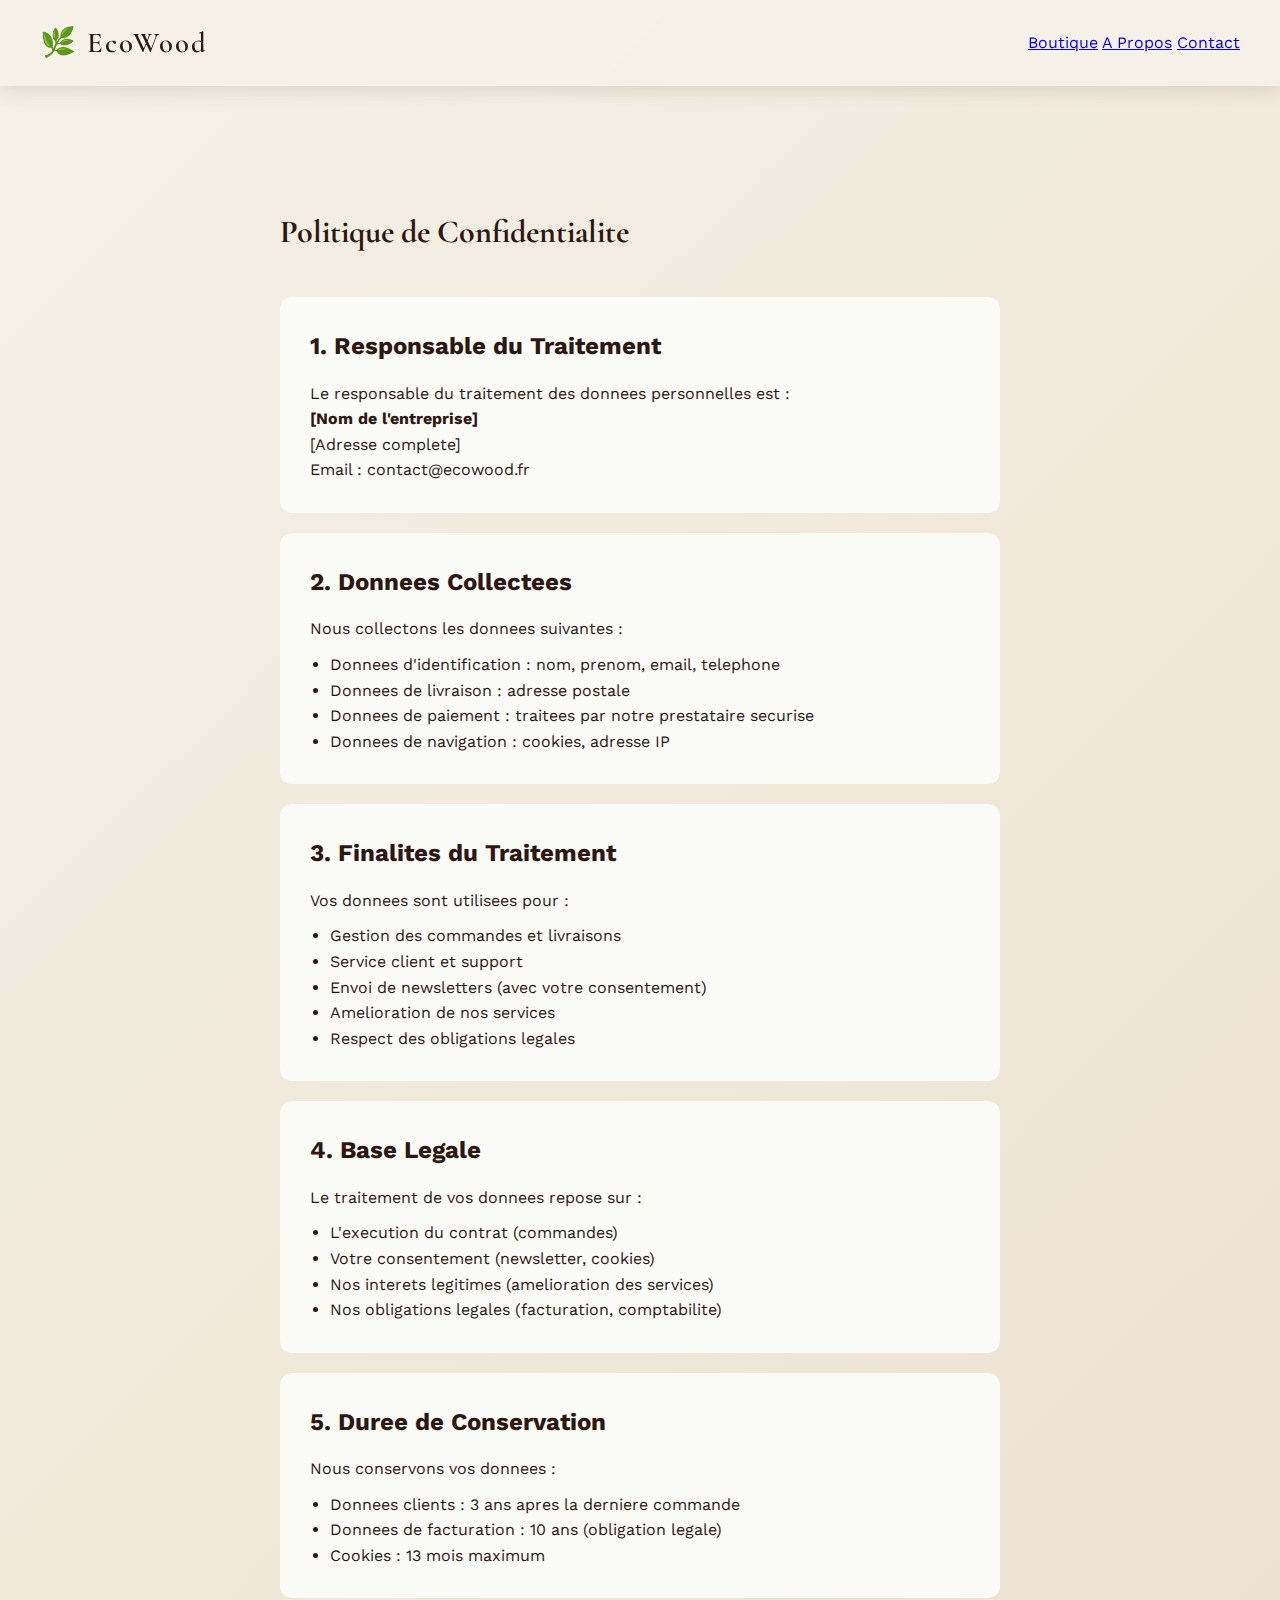
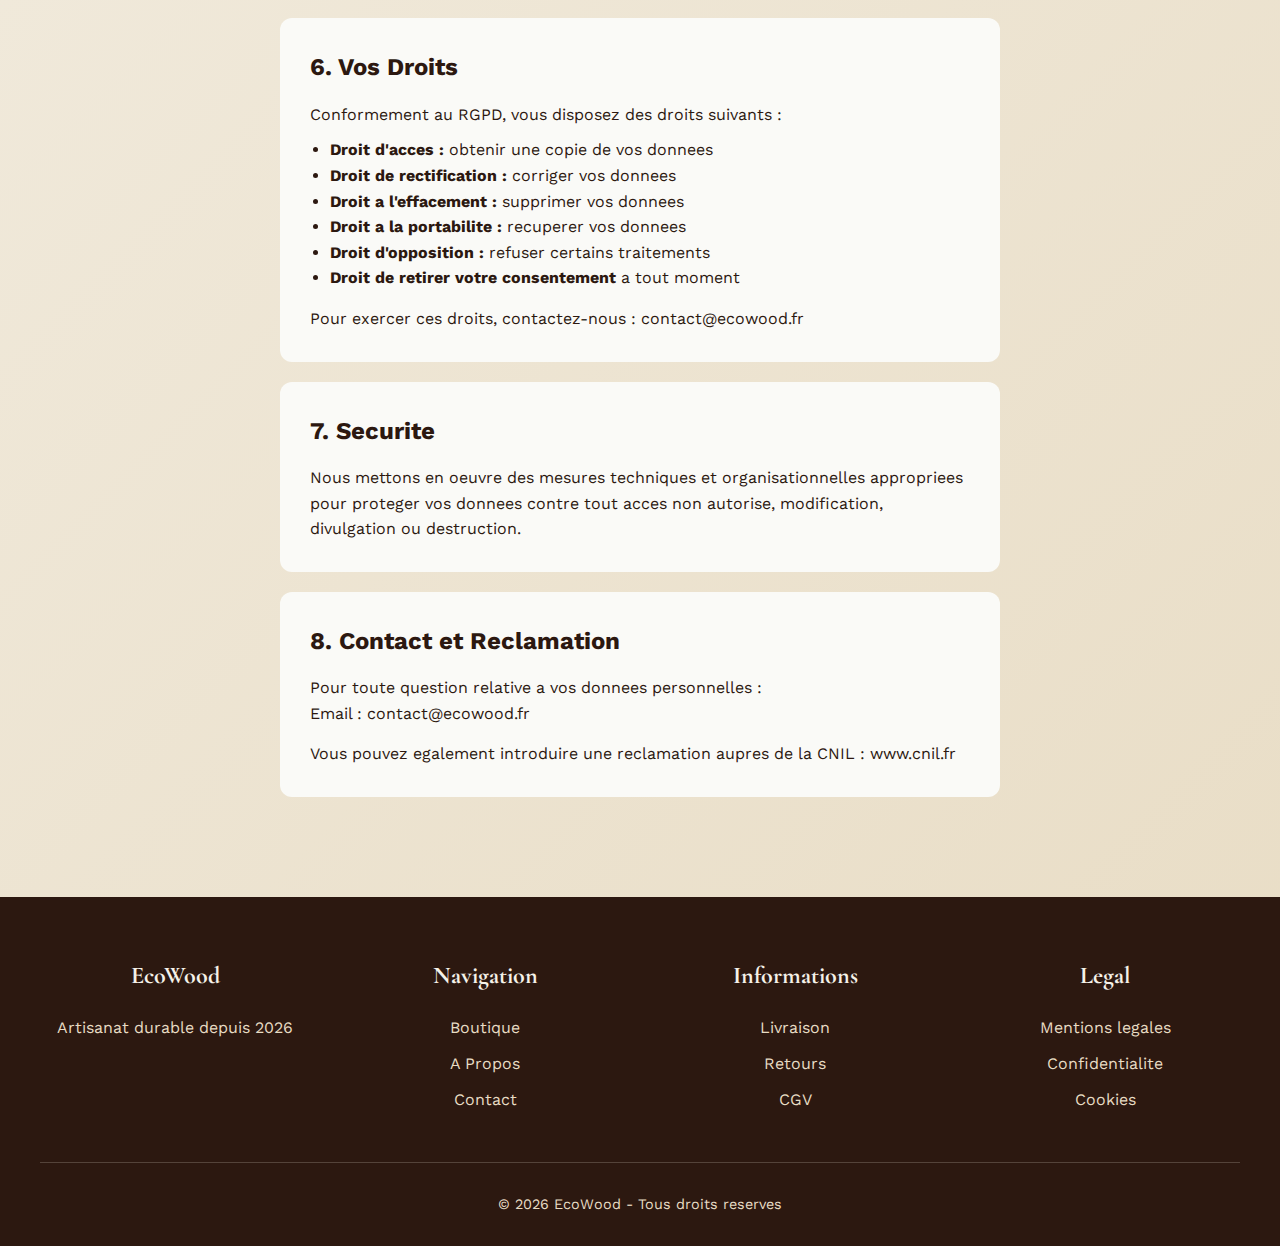
<file: confidentialite.html>
<!DOCTYPE html>
<html lang="fr">
<head>
    <meta charset="UTF-8">
    <meta name="viewport" content="width=device-width, initial-scale=1.0">
    <title>Politique de Confidentialite | EcoWood - Protection des Donnees</title>
    <meta name="description" content="Politique de confidentialite EcoWood. Decouvrez comment nous protegeons vos donnees personnelles conformement au RGPD.">
    <meta name="robots" content="noindex, follow">
    <link rel="canonical" href="https://www.ecowood.fr/confidentialite.html">

    <link rel="preconnect" href="https://fonts.googleapis.com">
    <link rel="preconnect" href="https://fonts.gstatic.com" crossorigin>
    <link href="https://fonts.googleapis.com/css2?family=Cormorant+Garamond:wght@300;400;600&family=Work+Sans:wght@300;400;500&display=swap" rel="stylesheet">
    <link rel="stylesheet" href="style.css">
    <link rel="icon" href="favicon.svg" type="image/svg+xml">
</head>
<body>
    <nav>
        <div class="logo">🌿 EcoWood</div>
        <div class="nav-links">
            <a href="index.html">Boutique</a>
            <a href="about.html">A Propos</a>
            <a href="contact.html">Contact</a>
        </div>
    </nav>

    <div class="container" style="max-width: 800px; padding-top: 120px;">
        <h1 style="font-family: 'Cormorant Garamond', serif; color: var(--wood-dark); margin-bottom: 40px;">Politique de Confidentialite</h1>

        <div style="background: #fafaf7; padding: 30px; margin-bottom: 20px; border-radius: 12px;">
            <h2 style="color: var(--wood-dark); margin-bottom: 15px;">1. Responsable du Traitement</h2>
            <p>Le responsable du traitement des donnees personnelles est :</p>
            <p><strong>[Nom de l'entreprise]</strong><br>
            [Adresse complete]<br>
            Email : contact@ecowood.fr</p>
        </div>

        <div style="background: #fafaf7; padding: 30px; margin-bottom: 20px; border-radius: 12px;">
            <h2 style="color: var(--wood-dark); margin-bottom: 15px;">2. Donnees Collectees</h2>
            <p>Nous collectons les donnees suivantes :</p>
            <ul style="margin-left: 20px; margin-top: 10px;">
                <li>Donnees d'identification : nom, prenom, email, telephone</li>
                <li>Donnees de livraison : adresse postale</li>
                <li>Donnees de paiement : traitees par notre prestataire securise</li>
                <li>Donnees de navigation : cookies, adresse IP</li>
            </ul>
        </div>

        <div style="background: #fafaf7; padding: 30px; margin-bottom: 20px; border-radius: 12px;">
            <h2 style="color: var(--wood-dark); margin-bottom: 15px;">3. Finalites du Traitement</h2>
            <p>Vos donnees sont utilisees pour :</p>
            <ul style="margin-left: 20px; margin-top: 10px;">
                <li>Gestion des commandes et livraisons</li>
                <li>Service client et support</li>
                <li>Envoi de newsletters (avec votre consentement)</li>
                <li>Amelioration de nos services</li>
                <li>Respect des obligations legales</li>
            </ul>
        </div>

        <div style="background: #fafaf7; padding: 30px; margin-bottom: 20px; border-radius: 12px;">
            <h2 style="color: var(--wood-dark); margin-bottom: 15px;">4. Base Legale</h2>
            <p>Le traitement de vos donnees repose sur :</p>
            <ul style="margin-left: 20px; margin-top: 10px;">
                <li>L'execution du contrat (commandes)</li>
                <li>Votre consentement (newsletter, cookies)</li>
                <li>Nos interets legitimes (amelioration des services)</li>
                <li>Nos obligations legales (facturation, comptabilite)</li>
            </ul>
        </div>

        <div style="background: #fafaf7; padding: 30px; margin-bottom: 20px; border-radius: 12px;">
            <h2 style="color: var(--wood-dark); margin-bottom: 15px;">5. Duree de Conservation</h2>
            <p>Nous conservons vos donnees :</p>
            <ul style="margin-left: 20px; margin-top: 10px;">
                <li>Donnees clients : 3 ans apres la derniere commande</li>
                <li>Donnees de facturation : 10 ans (obligation legale)</li>
                <li>Cookies : 13 mois maximum</li>
            </ul>
        </div>

        <div style="background: #fafaf7; padding: 30px; margin-bottom: 20px; border-radius: 12px;">
            <h2 style="color: var(--wood-dark); margin-bottom: 15px;">6. Vos Droits</h2>
            <p>Conformement au RGPD, vous disposez des droits suivants :</p>
            <ul style="margin-left: 20px; margin-top: 10px;">
                <li><strong>Droit d'acces :</strong> obtenir une copie de vos donnees</li>
                <li><strong>Droit de rectification :</strong> corriger vos donnees</li>
                <li><strong>Droit a l'effacement :</strong> supprimer vos donnees</li>
                <li><strong>Droit a la portabilite :</strong> recuperer vos donnees</li>
                <li><strong>Droit d'opposition :</strong> refuser certains traitements</li>
                <li><strong>Droit de retirer votre consentement</strong> a tout moment</li>
            </ul>
            <p style="margin-top: 15px;">Pour exercer ces droits, contactez-nous : contact@ecowood.fr</p>
        </div>

        <div style="background: #fafaf7; padding: 30px; margin-bottom: 20px; border-radius: 12px;">
            <h2 style="color: var(--wood-dark); margin-bottom: 15px;">7. Securite</h2>
            <p>Nous mettons en oeuvre des mesures techniques et organisationnelles appropriees pour proteger vos donnees contre tout acces non autorise, modification, divulgation ou destruction.</p>
        </div>

        <div style="background: #fafaf7; padding: 30px; margin-bottom: 20px; border-radius: 12px;">
            <h2 style="color: var(--wood-dark); margin-bottom: 15px;">8. Contact et Reclamation</h2>
            <p>Pour toute question relative a vos donnees personnelles :</p>
            <p>Email : contact@ecowood.fr</p>
            <p style="margin-top: 15px;">Vous pouvez egalement introduire une reclamation aupres de la CNIL : www.cnil.fr</p>
        </div>
    </div>

    <footer>
        <div class="footer-content">
            <div class="footer-section">
                <h3>EcoWood</h3>
                <p>Artisanat durable depuis 2026</p>
            </div>
            <div class="footer-section">
                <h3>Navigation</h3>
                <a href="index.html">Boutique</a>
                <a href="about.html">A Propos</a>
                <a href="contact.html">Contact</a>
            </div>
            <div class="footer-section">
                <h3>Informations</h3>
                <a href="livraison.html">Livraison</a>
                <a href="retours.html">Retours</a>
                <a href="cgv.html">CGV</a>
            </div>
            <div class="footer-section">
                <h3>Legal</h3>
                <a href="mentions-legales.html">Mentions legales</a>
                <a href="confidentialite.html">Confidentialite</a>
                <a href="cookies.html">Cookies</a>
            </div>
        </div>
        <div class="copyright">© 2026 EcoWood - Tous droits reserves</div>
    </footer>
</body>
</html>
</file>
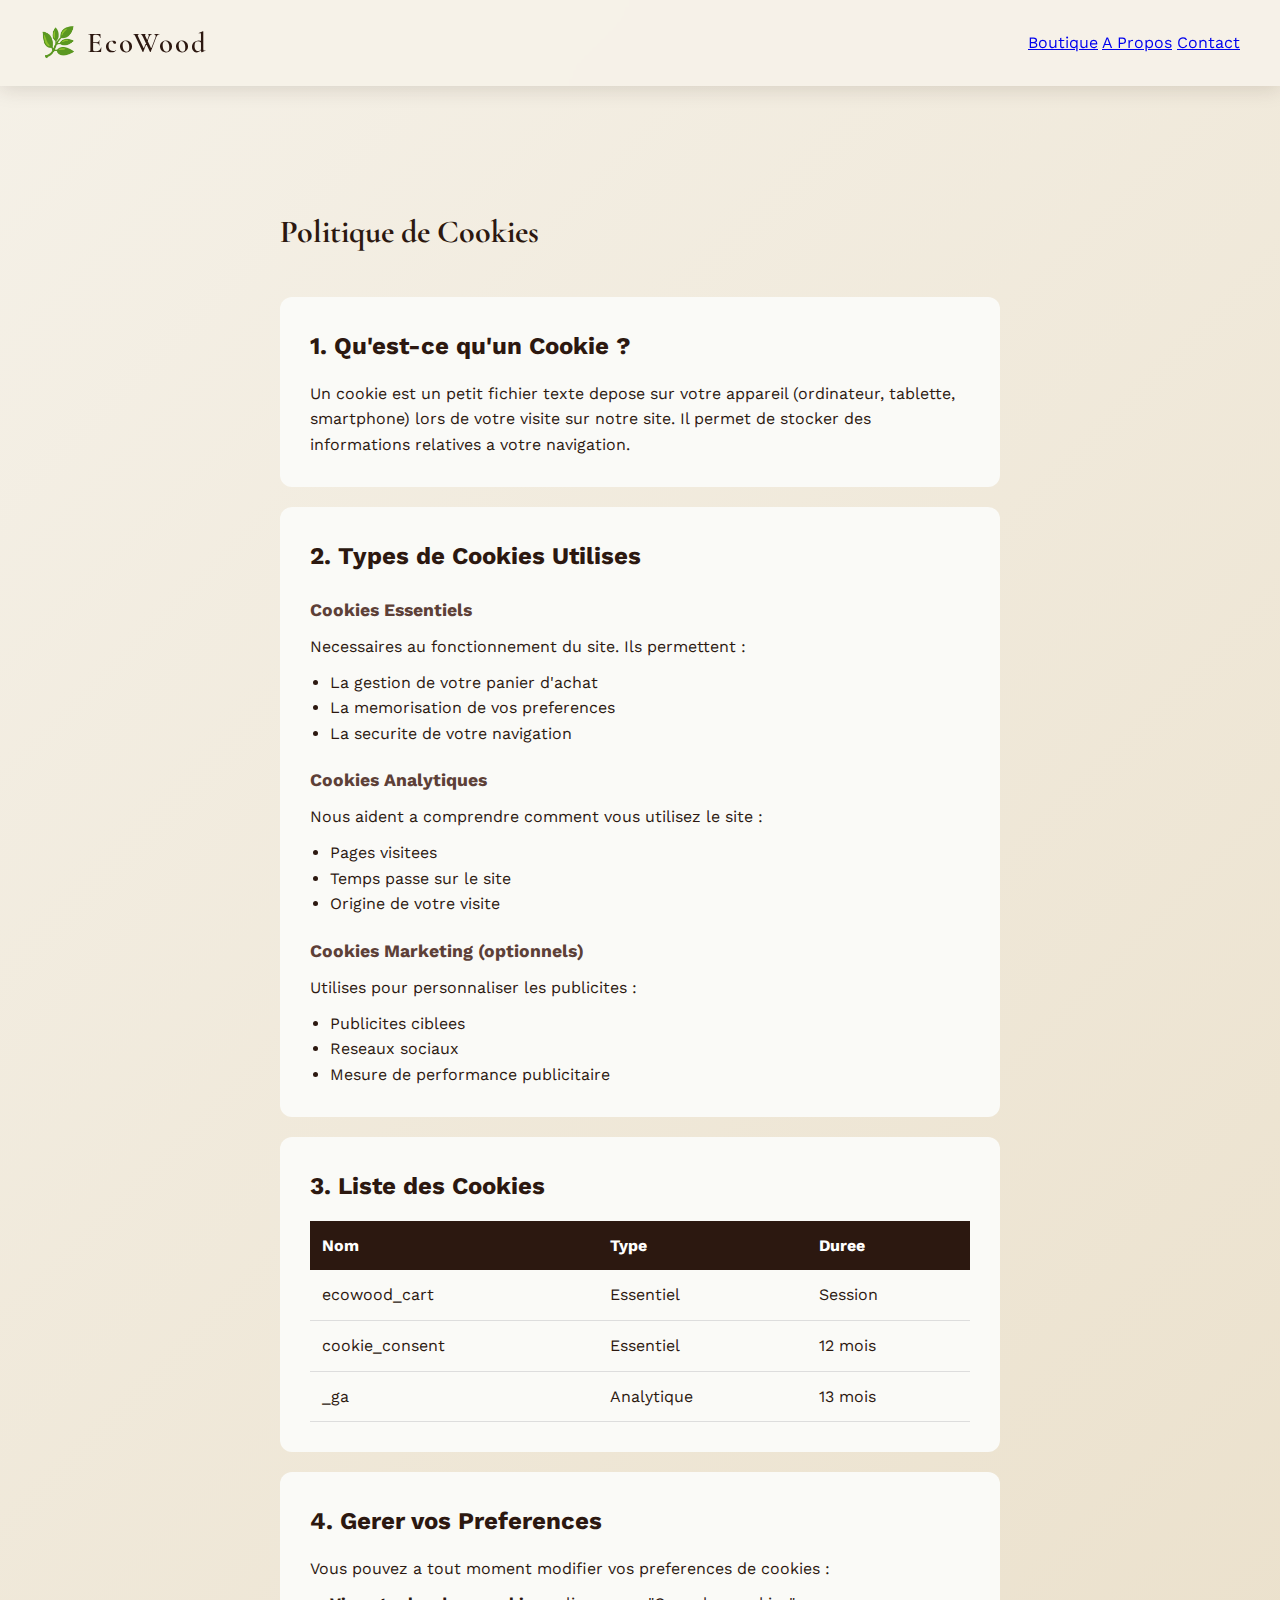
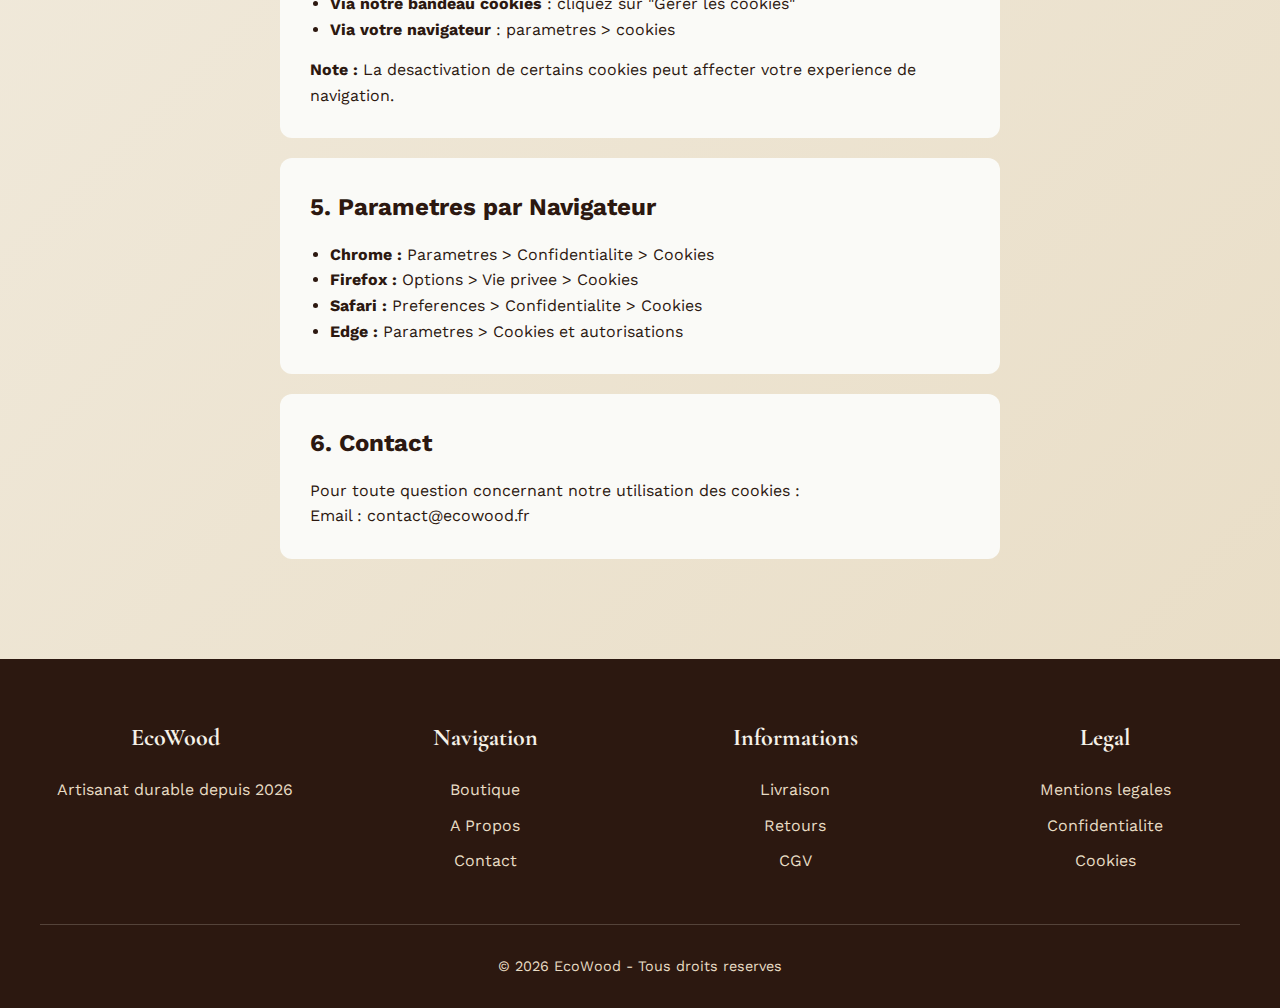
<file: cookies.html>
<!DOCTYPE html>
<html lang="fr">
<head>
    <meta charset="UTF-8">
    <meta name="viewport" content="width=device-width, initial-scale=1.0">
    <title>Politique de Cookies - EcoWood</title>
    <link rel="preconnect" href="https://fonts.googleapis.com">
    <link rel="preconnect" href="https://fonts.gstatic.com" crossorigin>
    <link href="https://fonts.googleapis.com/css2?family=Cormorant+Garamond:wght@300;400;600&family=Work+Sans:wght@300;400;500&display=swap" rel="stylesheet">
    <link rel="stylesheet" href="style.css">
    <link rel="icon" href="favicon.svg" type="image/svg+xml">
</head>
<body>
    <nav>
        <div class="logo">🌿 EcoWood</div>
        <div class="nav-links">
            <a href="index.html">Boutique</a>
            <a href="about.html">A Propos</a>
            <a href="contact.html">Contact</a>
        </div>
    </nav>

    <div class="container" style="max-width: 800px; padding-top: 120px;">
        <h1 style="font-family: 'Cormorant Garamond', serif; color: var(--wood-dark); margin-bottom: 40px;">Politique de Cookies</h1>

        <div style="background: #fafaf7; padding: 30px; margin-bottom: 20px; border-radius: 12px;">
            <h2 style="color: var(--wood-dark); margin-bottom: 15px;">1. Qu'est-ce qu'un Cookie ?</h2>
            <p>Un cookie est un petit fichier texte depose sur votre appareil (ordinateur, tablette, smartphone) lors de votre visite sur notre site. Il permet de stocker des informations relatives a votre navigation.</p>
        </div>

        <div style="background: #fafaf7; padding: 30px; margin-bottom: 20px; border-radius: 12px;">
            <h2 style="color: var(--wood-dark); margin-bottom: 15px;">2. Types de Cookies Utilises</h2>

            <h3 style="color: var(--wood-medium); margin: 20px 0 10px; font-size: 1.1rem;">Cookies Essentiels</h3>
            <p>Necessaires au fonctionnement du site. Ils permettent :</p>
            <ul style="margin-left: 20px; margin-top: 10px;">
                <li>La gestion de votre panier d'achat</li>
                <li>La memorisation de vos preferences</li>
                <li>La securite de votre navigation</li>
            </ul>

            <h3 style="color: var(--wood-medium); margin: 20px 0 10px; font-size: 1.1rem;">Cookies Analytiques</h3>
            <p>Nous aident a comprendre comment vous utilisez le site :</p>
            <ul style="margin-left: 20px; margin-top: 10px;">
                <li>Pages visitees</li>
                <li>Temps passe sur le site</li>
                <li>Origine de votre visite</li>
            </ul>

            <h3 style="color: var(--wood-medium); margin: 20px 0 10px; font-size: 1.1rem;">Cookies Marketing (optionnels)</h3>
            <p>Utilises pour personnaliser les publicites :</p>
            <ul style="margin-left: 20px; margin-top: 10px;">
                <li>Publicites ciblees</li>
                <li>Reseaux sociaux</li>
                <li>Mesure de performance publicitaire</li>
            </ul>
        </div>

        <div style="background: #fafaf7; padding: 30px; margin-bottom: 20px; border-radius: 12px;">
            <h2 style="color: var(--wood-dark); margin-bottom: 15px;">3. Liste des Cookies</h2>
            <table style="width: 100%; border-collapse: collapse; margin-top: 15px;">
                <tr style="background: var(--wood-dark); color: white;">
                    <th style="padding: 12px; text-align: left;">Nom</th>
                    <th style="padding: 12px; text-align: left;">Type</th>
                    <th style="padding: 12px; text-align: left;">Duree</th>
                </tr>
                <tr style="border-bottom: 1px solid #ddd;">
                    <td style="padding: 12px;">ecowood_cart</td>
                    <td style="padding: 12px;">Essentiel</td>
                    <td style="padding: 12px;">Session</td>
                </tr>
                <tr style="border-bottom: 1px solid #ddd;">
                    <td style="padding: 12px;">cookie_consent</td>
                    <td style="padding: 12px;">Essentiel</td>
                    <td style="padding: 12px;">12 mois</td>
                </tr>
                <tr style="border-bottom: 1px solid #ddd;">
                    <td style="padding: 12px;">_ga</td>
                    <td style="padding: 12px;">Analytique</td>
                    <td style="padding: 12px;">13 mois</td>
                </tr>
            </table>
        </div>

        <div style="background: #fafaf7; padding: 30px; margin-bottom: 20px; border-radius: 12px;">
            <h2 style="color: var(--wood-dark); margin-bottom: 15px;">4. Gerer vos Preferences</h2>
            <p>Vous pouvez a tout moment modifier vos preferences de cookies :</p>
            <ul style="margin-left: 20px; margin-top: 10px;">
                <li><strong>Via notre bandeau cookies</strong> : cliquez sur "Gerer les cookies"</li>
                <li><strong>Via votre navigateur</strong> : parametres > cookies</li>
            </ul>
            <p style="margin-top: 15px;"><strong>Note :</strong> La desactivation de certains cookies peut affecter votre experience de navigation.</p>
        </div>

        <div style="background: #fafaf7; padding: 30px; margin-bottom: 20px; border-radius: 12px;">
            <h2 style="color: var(--wood-dark); margin-bottom: 15px;">5. Parametres par Navigateur</h2>
            <ul style="margin-left: 20px;">
                <li><strong>Chrome :</strong> Parametres > Confidentialite > Cookies</li>
                <li><strong>Firefox :</strong> Options > Vie privee > Cookies</li>
                <li><strong>Safari :</strong> Preferences > Confidentialite > Cookies</li>
                <li><strong>Edge :</strong> Parametres > Cookies et autorisations</li>
            </ul>
        </div>

        <div style="background: #fafaf7; padding: 30px; margin-bottom: 20px; border-radius: 12px;">
            <h2 style="color: var(--wood-dark); margin-bottom: 15px;">6. Contact</h2>
            <p>Pour toute question concernant notre utilisation des cookies :</p>
            <p>Email : contact@ecowood.fr</p>
        </div>
    </div>

    <footer>
        <div class="footer-content">
            <div class="footer-section">
                <h3>EcoWood</h3>
                <p>Artisanat durable depuis 2026</p>
            </div>
            <div class="footer-section">
                <h3>Navigation</h3>
                <a href="index.html">Boutique</a>
                <a href="about.html">A Propos</a>
                <a href="contact.html">Contact</a>
            </div>
            <div class="footer-section">
                <h3>Informations</h3>
                <a href="livraison.html">Livraison</a>
                <a href="retours.html">Retours</a>
                <a href="cgv.html">CGV</a>
            </div>
            <div class="footer-section">
                <h3>Legal</h3>
                <a href="mentions-legales.html">Mentions legales</a>
                <a href="confidentialite.html">Confidentialite</a>
                <a href="cookies.html">Cookies</a>
            </div>
        </div>
        <div class="copyright">© 2026 EcoWood - Tous droits reserves</div>
    </footer>
</body>
</html>
</file>
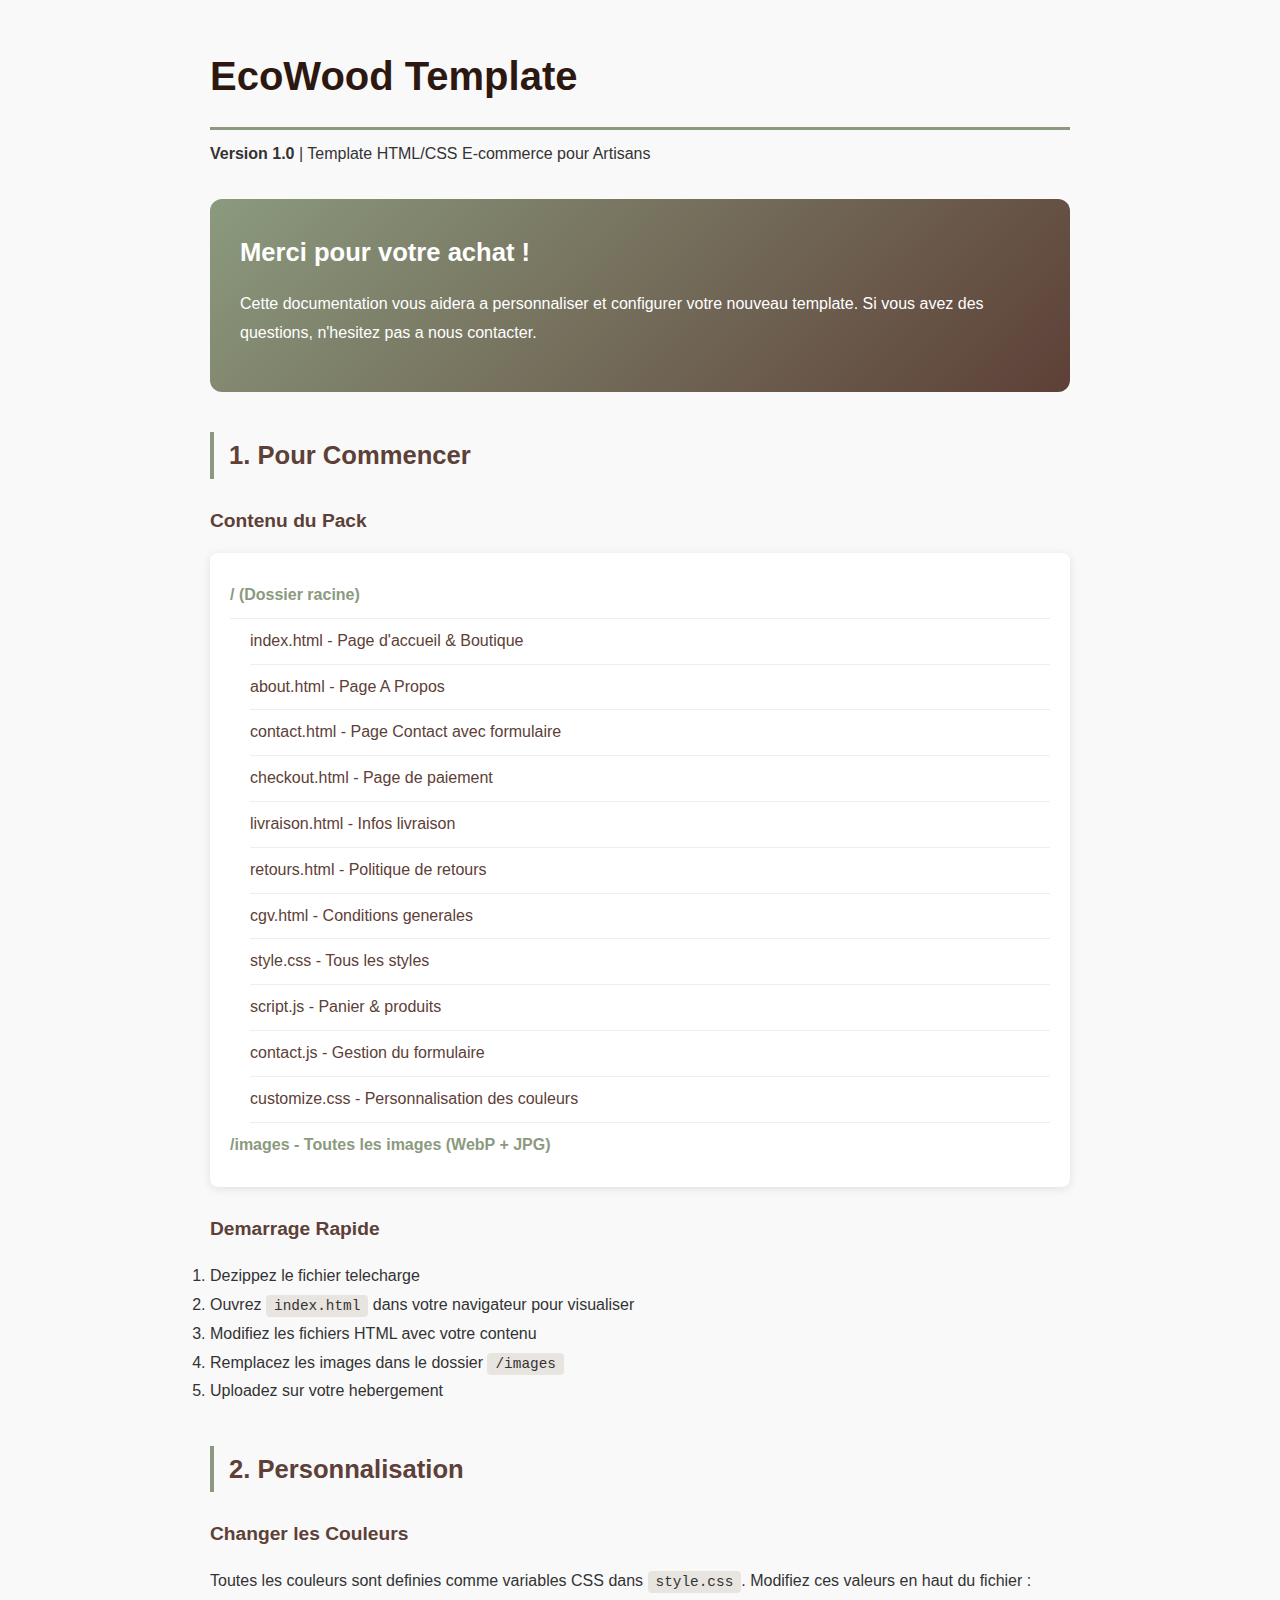
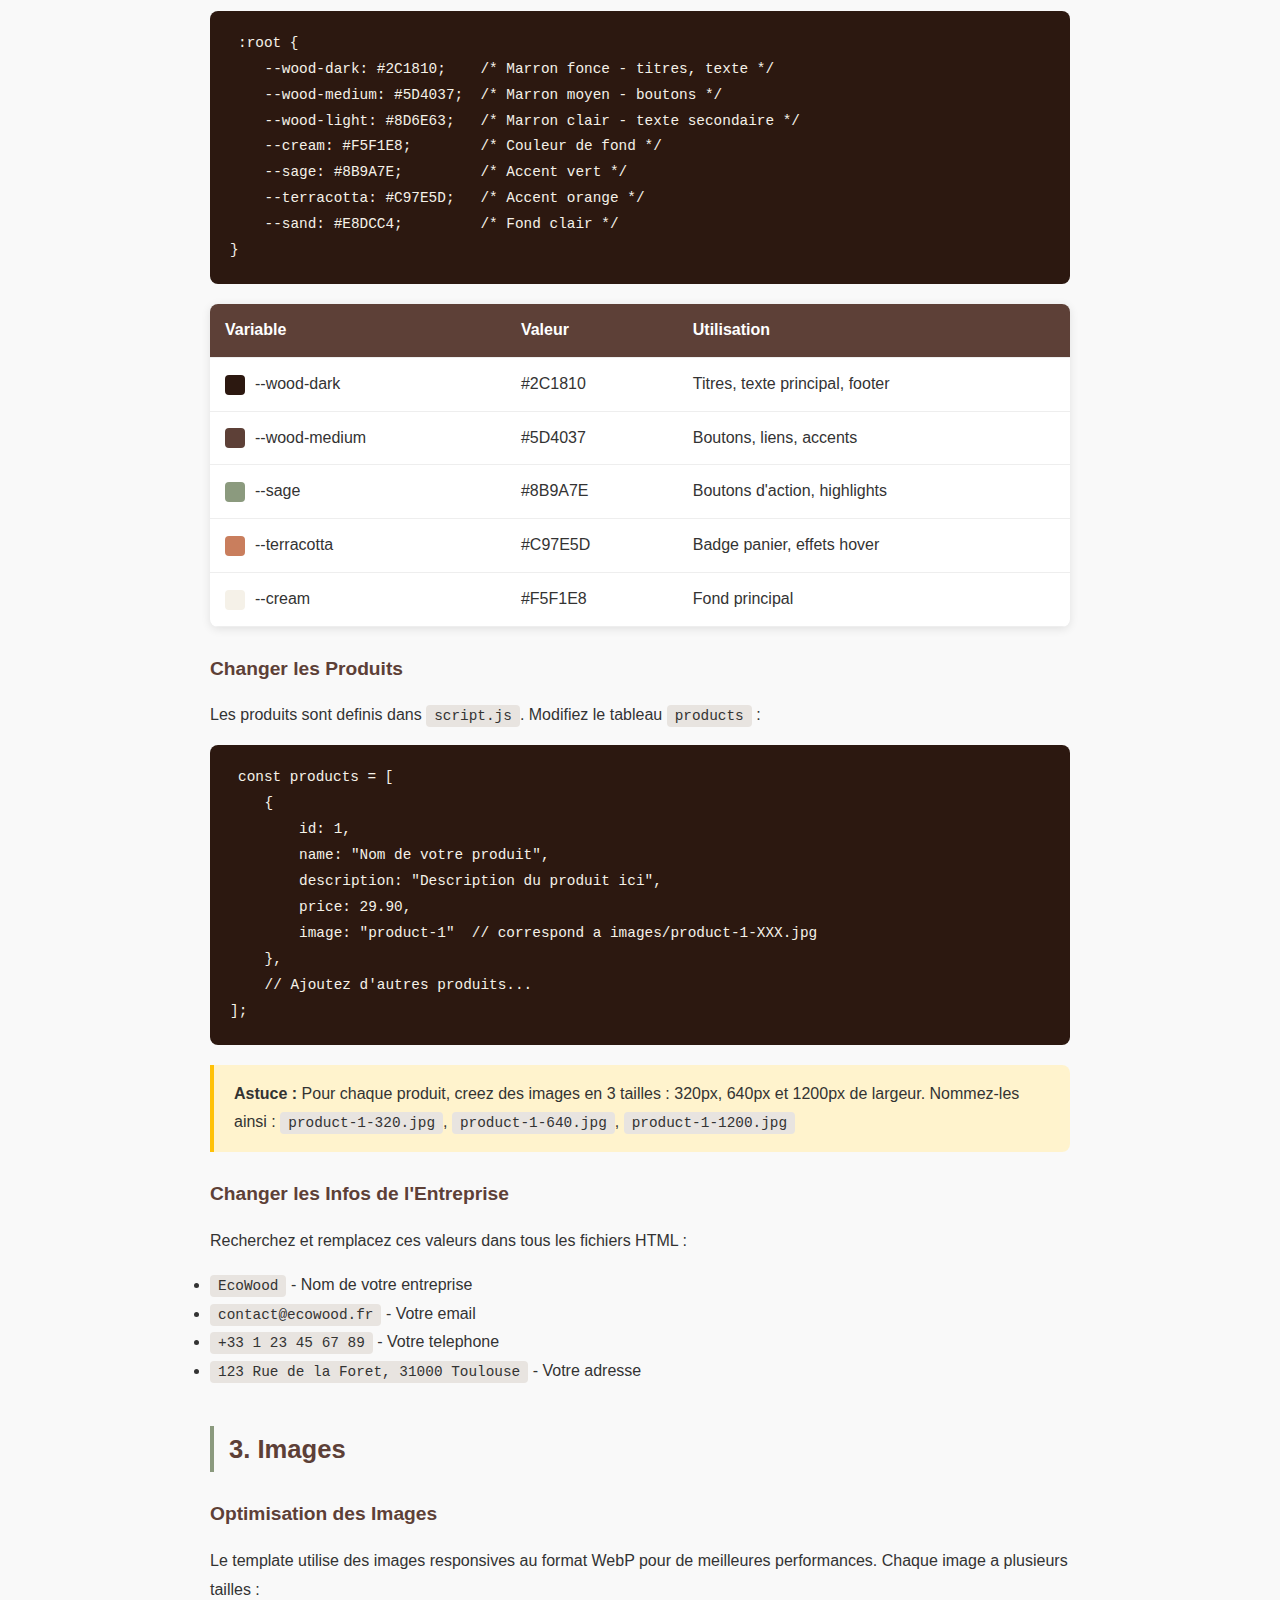
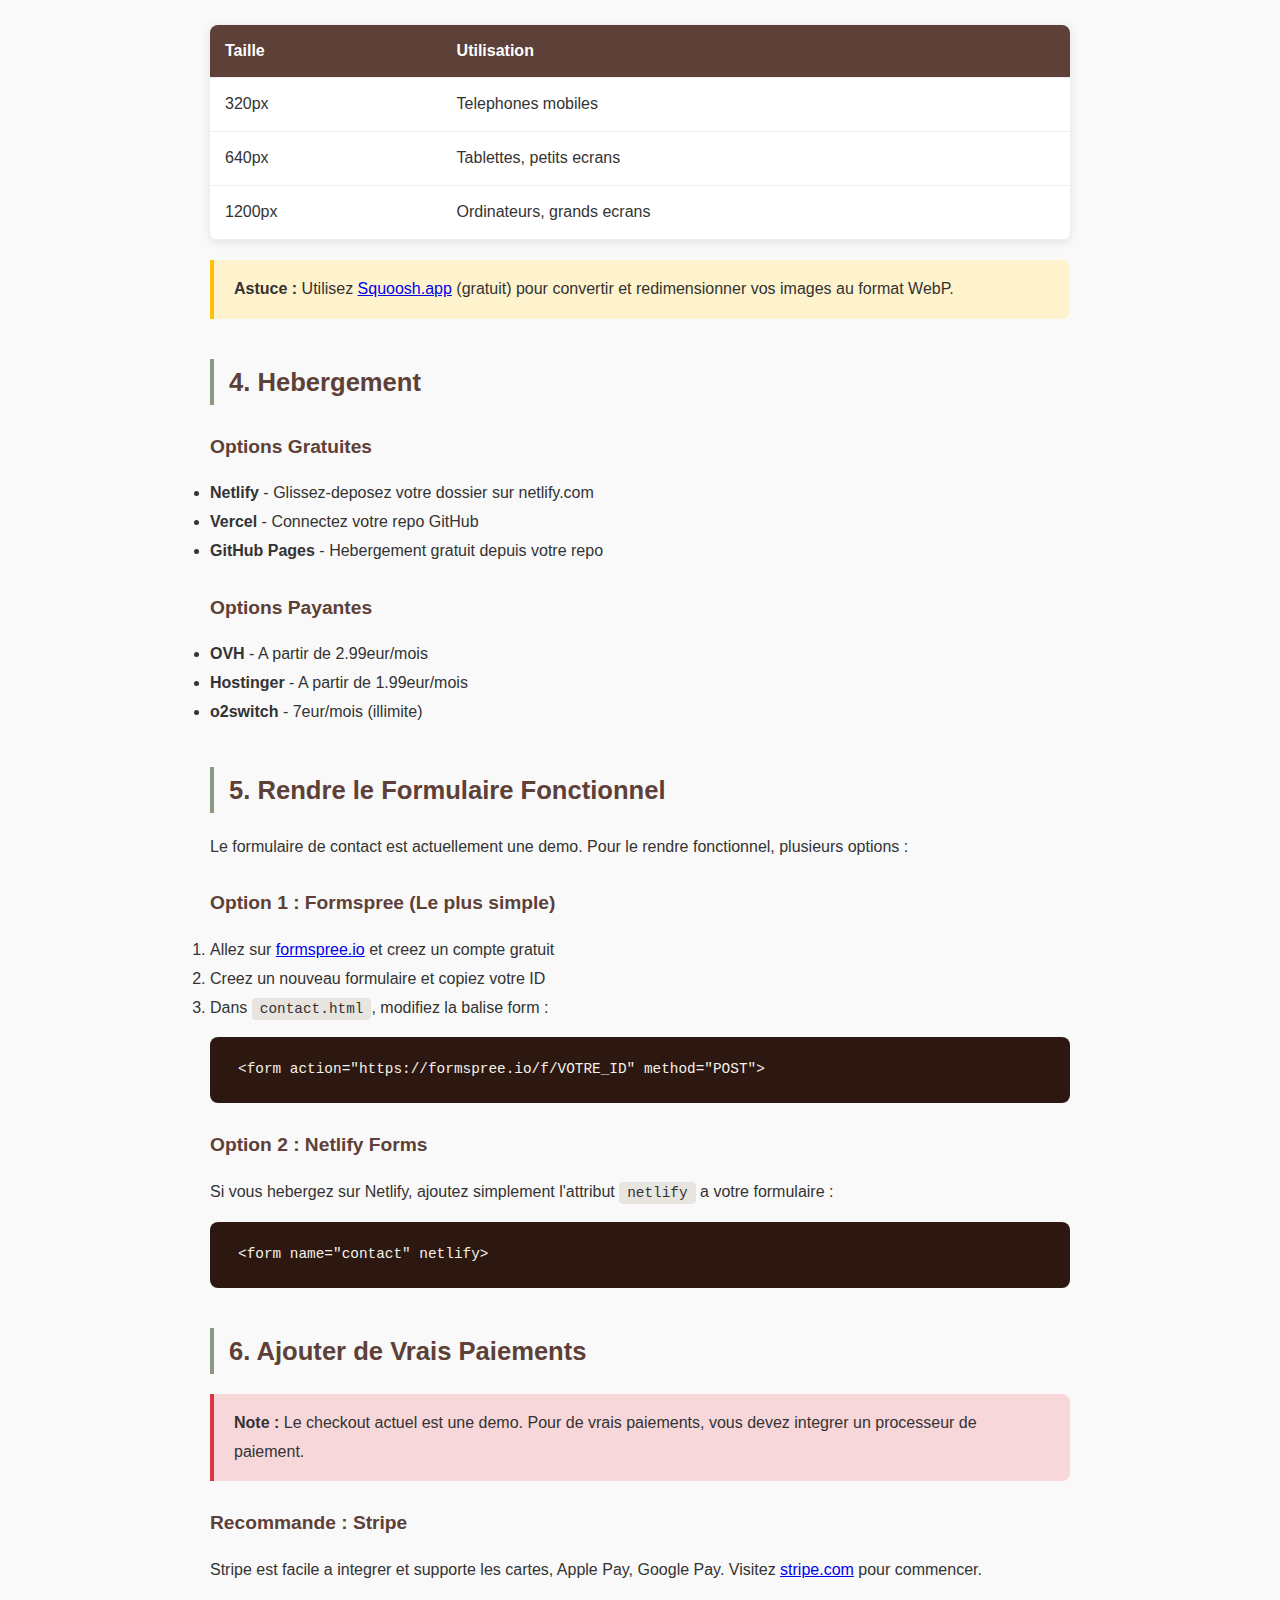
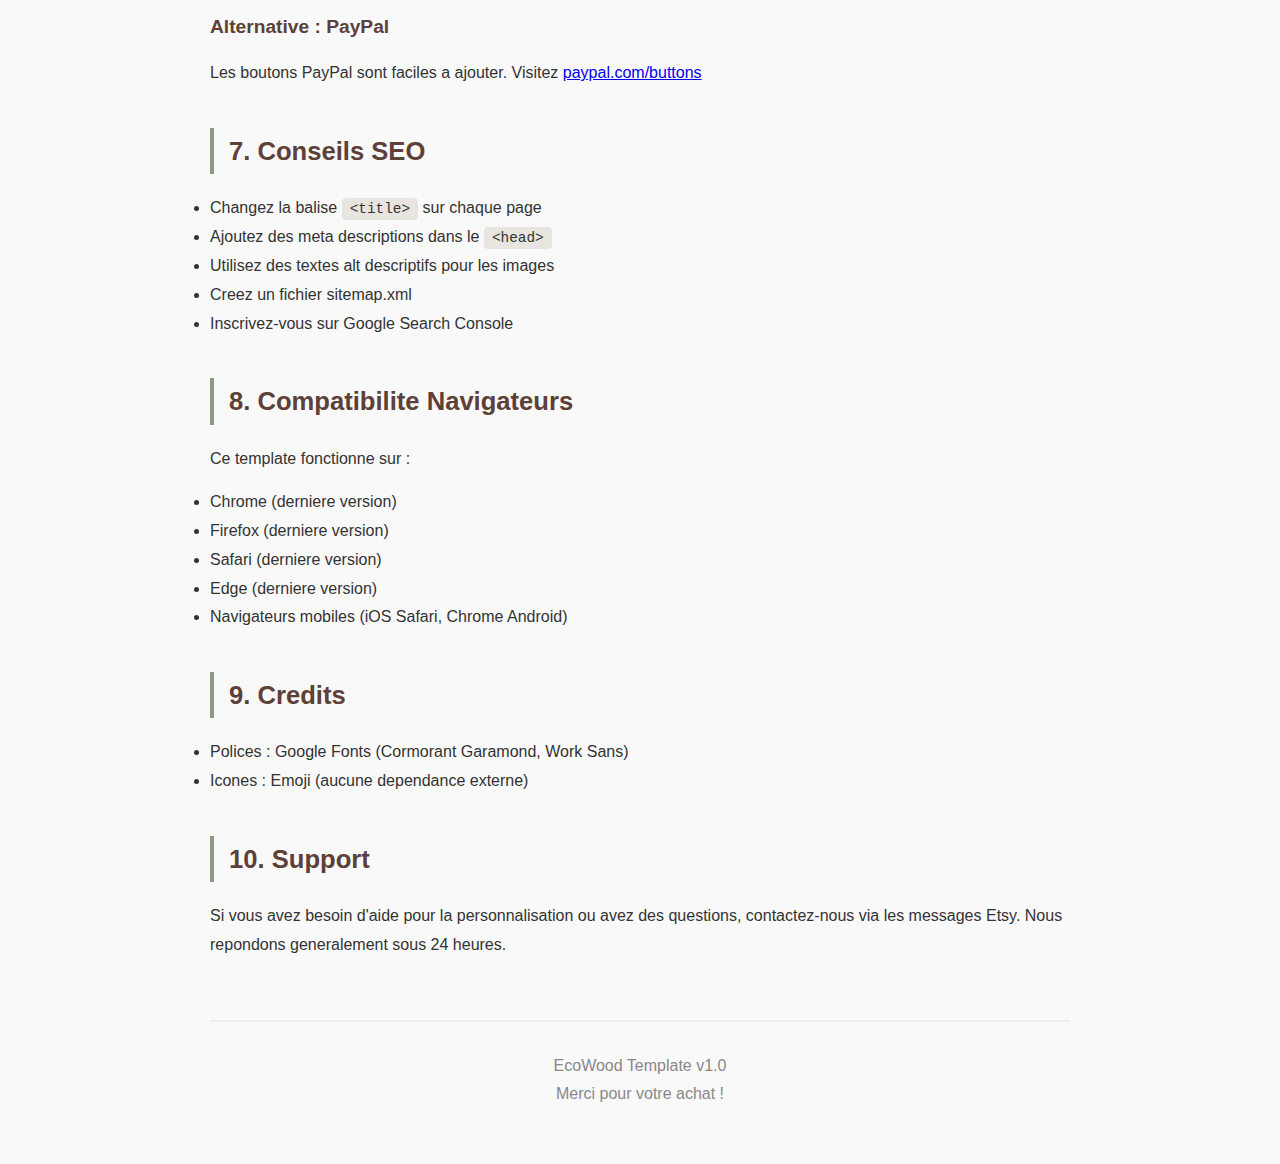
<file: DOCUMENTATION.html>
<!DOCTYPE html>
<html lang="fr">
<head>
    <meta charset="UTF-8">
    <meta name="viewport" content="width=device-width, initial-scale=1.0">
    <title>EcoWood Template - Documentation</title>
    <style>
        * { margin: 0; padding: 0; box-sizing: border-box; }
        body {
            font-family: 'Segoe UI', Tahoma, Geneva, Verdana, sans-serif;
            line-height: 1.8;
            color: #333;
            max-width: 900px;
            margin: 0 auto;
            padding: 40px 20px;
            background: #f9f9f9;
        }
        h1 {
            color: #2C1810;
            font-size: 2.5rem;
            margin-bottom: 10px;
            border-bottom: 3px solid #8B9A7E;
            padding-bottom: 15px;
        }
        h2 {
            color: #5D4037;
            font-size: 1.6rem;
            margin: 40px 0 20px;
            padding-left: 15px;
            border-left: 4px solid #8B9A7E;
        }
        h3 {
            color: #5D4037;
            font-size: 1.2rem;
            margin: 25px 0 15px;
        }
        p { margin-bottom: 15px; }
        .intro {
            background: linear-gradient(135deg, #8B9A7E 0%, #5D4037 100%);
            color: white;
            padding: 30px;
            border-radius: 12px;
            margin: 30px 0;
        }
        .intro h2 { color: white; border: none; margin: 0 0 15px; padding: 0; }
        code {
            background: #e8e4e0;
            padding: 3px 8px;
            border-radius: 4px;
            font-family: 'Courier New', monospace;
            font-size: 0.9rem;
        }
        pre {
            background: #2C1810;
            color: #F5F1E8;
            padding: 20px;
            border-radius: 8px;
            overflow-x: auto;
            margin: 15px 0;
        }
        pre code { background: none; color: inherit; }
        .file-list {
            background: white;
            padding: 20px;
            border-radius: 8px;
            box-shadow: 0 2px 10px rgba(0,0,0,0.1);
        }
        .file-list ul { list-style: none; }
        .file-list li {
            padding: 8px 0;
            border-bottom: 1px solid #eee;
        }
        .file-list li:last-child { border: none; }
        .file-list .folder { color: #8B9A7E; font-weight: bold; }
        .file-list .file { color: #5D4037; margin-left: 20px; }
        .tip {
            background: #fff3cd;
            border-left: 4px solid #ffc107;
            padding: 15px 20px;
            margin: 20px 0;
            border-radius: 0 8px 8px 0;
        }
        .warning {
            background: #f8d7da;
            border-left: 4px solid #dc3545;
            padding: 15px 20px;
            margin: 20px 0;
            border-radius: 0 8px 8px 0;
        }
        table {
            width: 100%;
            border-collapse: collapse;
            margin: 20px 0;
            background: white;
            border-radius: 8px;
            overflow: hidden;
            box-shadow: 0 2px 10px rgba(0,0,0,0.1);
        }
        th, td {
            padding: 12px 15px;
            text-align: left;
            border-bottom: 1px solid #eee;
        }
        th { background: #5D4037; color: white; }
        .color-box {
            display: inline-block;
            width: 20px;
            height: 20px;
            border-radius: 4px;
            vertical-align: middle;
            margin-right: 10px;
        }
        footer {
            margin-top: 60px;
            padding-top: 30px;
            border-top: 2px solid #eee;
            text-align: center;
            color: #888;
        }
    </style>
</head>
<body>
    <h1>EcoWood Template</h1>
    <p><strong>Version 1.0</strong> | Template HTML/CSS E-commerce pour Artisans</p>

    <div class="intro">
        <h2>Merci pour votre achat !</h2>
        <p>Cette documentation vous aidera a personnaliser et configurer votre nouveau template. Si vous avez des questions, n'hesitez pas a nous contacter.</p>
    </div>

    <h2>1. Pour Commencer</h2>

    <h3>Contenu du Pack</h3>
    <div class="file-list">
        <ul>
            <li class="folder">/ (Dossier racine)</li>
            <li class="file">index.html - Page d'accueil & Boutique</li>
            <li class="file">about.html - Page A Propos</li>
            <li class="file">contact.html - Page Contact avec formulaire</li>
            <li class="file">checkout.html - Page de paiement</li>
            <li class="file">livraison.html - Infos livraison</li>
            <li class="file">retours.html - Politique de retours</li>
            <li class="file">cgv.html - Conditions generales</li>
            <li class="file">style.css - Tous les styles</li>
            <li class="file">script.js - Panier & produits</li>
            <li class="file">contact.js - Gestion du formulaire</li>
            <li class="file">customize.css - Personnalisation des couleurs</li>
            <li class="folder">/images - Toutes les images (WebP + JPG)</li>
        </ul>
    </div>

    <h3>Demarrage Rapide</h3>
    <ol>
        <li>Dezippez le fichier telecharge</li>
        <li>Ouvrez <code>index.html</code> dans votre navigateur pour visualiser</li>
        <li>Modifiez les fichiers HTML avec votre contenu</li>
        <li>Remplacez les images dans le dossier <code>/images</code></li>
        <li>Uploadez sur votre hebergement</li>
    </ol>

    <h2>2. Personnalisation</h2>

    <h3>Changer les Couleurs</h3>
    <p>Toutes les couleurs sont definies comme variables CSS dans <code>style.css</code>. Modifiez ces valeurs en haut du fichier :</p>

    <pre><code>:root {
    --wood-dark: #2C1810;    /* Marron fonce - titres, texte */
    --wood-medium: #5D4037;  /* Marron moyen - boutons */
    --wood-light: #8D6E63;   /* Marron clair - texte secondaire */
    --cream: #F5F1E8;        /* Couleur de fond */
    --sage: #8B9A7E;         /* Accent vert */
    --terracotta: #C97E5D;   /* Accent orange */
    --sand: #E8DCC4;         /* Fond clair */
}</code></pre>

    <table>
        <tr>
            <th>Variable</th>
            <th>Valeur</th>
            <th>Utilisation</th>
        </tr>
        <tr>
            <td><span class="color-box" style="background:#2C1810"></span>--wood-dark</td>
            <td>#2C1810</td>
            <td>Titres, texte principal, footer</td>
        </tr>
        <tr>
            <td><span class="color-box" style="background:#5D4037"></span>--wood-medium</td>
            <td>#5D4037</td>
            <td>Boutons, liens, accents</td>
        </tr>
        <tr>
            <td><span class="color-box" style="background:#8B9A7E"></span>--sage</td>
            <td>#8B9A7E</td>
            <td>Boutons d'action, highlights</td>
        </tr>
        <tr>
            <td><span class="color-box" style="background:#C97E5D"></span>--terracotta</td>
            <td>#C97E5D</td>
            <td>Badge panier, effets hover</td>
        </tr>
        <tr>
            <td><span class="color-box" style="background:#F5F1E8"></span>--cream</td>
            <td>#F5F1E8</td>
            <td>Fond principal</td>
        </tr>
    </table>

    <h3>Changer les Produits</h3>
    <p>Les produits sont definis dans <code>script.js</code>. Modifiez le tableau <code>products</code> :</p>

    <pre><code>const products = [
    {
        id: 1,
        name: "Nom de votre produit",
        description: "Description du produit ici",
        price: 29.90,
        image: "product-1"  // correspond a images/product-1-XXX.jpg
    },
    // Ajoutez d'autres produits...
];</code></pre>

    <div class="tip">
        <strong>Astuce :</strong> Pour chaque produit, creez des images en 3 tailles : 320px, 640px et 1200px de largeur. Nommez-les ainsi : <code>product-1-320.jpg</code>, <code>product-1-640.jpg</code>, <code>product-1-1200.jpg</code>
    </div>

    <h3>Changer les Infos de l'Entreprise</h3>
    <p>Recherchez et remplacez ces valeurs dans tous les fichiers HTML :</p>
    <ul>
        <li><code>EcoWood</code> - Nom de votre entreprise</li>
        <li><code>contact@ecowood.fr</code> - Votre email</li>
        <li><code>+33 1 23 45 67 89</code> - Votre telephone</li>
        <li><code>123 Rue de la Foret, 31000 Toulouse</code> - Votre adresse</li>
    </ul>

    <h2>3. Images</h2>

    <h3>Optimisation des Images</h3>
    <p>Le template utilise des images responsives au format WebP pour de meilleures performances. Chaque image a plusieurs tailles :</p>

    <table>
        <tr>
            <th>Taille</th>
            <th>Utilisation</th>
        </tr>
        <tr>
            <td>320px</td>
            <td>Telephones mobiles</td>
        </tr>
        <tr>
            <td>640px</td>
            <td>Tablettes, petits ecrans</td>
        </tr>
        <tr>
            <td>1200px</td>
            <td>Ordinateurs, grands ecrans</td>
        </tr>
    </table>

    <div class="tip">
        <strong>Astuce :</strong> Utilisez <a href="https://squoosh.app" target="_blank">Squoosh.app</a> (gratuit) pour convertir et redimensionner vos images au format WebP.
    </div>

    <h2>4. Hebergement</h2>

    <h3>Options Gratuites</h3>
    <ul>
        <li><strong>Netlify</strong> - Glissez-deposez votre dossier sur netlify.com</li>
        <li><strong>Vercel</strong> - Connectez votre repo GitHub</li>
        <li><strong>GitHub Pages</strong> - Hebergement gratuit depuis votre repo</li>
    </ul>

    <h3>Options Payantes</h3>
    <ul>
        <li><strong>OVH</strong> - A partir de 2.99eur/mois</li>
        <li><strong>Hostinger</strong> - A partir de 1.99eur/mois</li>
        <li><strong>o2switch</strong> - 7eur/mois (illimite)</li>
    </ul>

    <h2>5. Rendre le Formulaire Fonctionnel</h2>

    <p>Le formulaire de contact est actuellement une demo. Pour le rendre fonctionnel, plusieurs options :</p>

    <h3>Option 1 : Formspree (Le plus simple)</h3>
    <ol>
        <li>Allez sur <a href="https://formspree.io" target="_blank">formspree.io</a> et creez un compte gratuit</li>
        <li>Creez un nouveau formulaire et copiez votre ID</li>
        <li>Dans <code>contact.html</code>, modifiez la balise form :</li>
    </ol>
    <pre><code>&lt;form action="https://formspree.io/f/VOTRE_ID" method="POST"&gt;</code></pre>

    <h3>Option 2 : Netlify Forms</h3>
    <p>Si vous hebergez sur Netlify, ajoutez simplement l'attribut <code>netlify</code> a votre formulaire :</p>
    <pre><code>&lt;form name="contact" netlify&gt;</code></pre>

    <h2>6. Ajouter de Vrais Paiements</h2>

    <div class="warning">
        <strong>Note :</strong> Le checkout actuel est une demo. Pour de vrais paiements, vous devez integrer un processeur de paiement.
    </div>

    <h3>Recommande : Stripe</h3>
    <p>Stripe est facile a integrer et supporte les cartes, Apple Pay, Google Pay. Visitez <a href="https://stripe.com" target="_blank">stripe.com</a> pour commencer.</p>

    <h3>Alternative : PayPal</h3>
    <p>Les boutons PayPal sont faciles a ajouter. Visitez <a href="https://www.paypal.com/buttons" target="_blank">paypal.com/buttons</a></p>

    <h2>7. Conseils SEO</h2>

    <ul>
        <li>Changez la balise <code>&lt;title&gt;</code> sur chaque page</li>
        <li>Ajoutez des meta descriptions dans le <code>&lt;head&gt;</code></li>
        <li>Utilisez des textes alt descriptifs pour les images</li>
        <li>Creez un fichier sitemap.xml</li>
        <li>Inscrivez-vous sur Google Search Console</li>
    </ul>

    <h2>8. Compatibilite Navigateurs</h2>

    <p>Ce template fonctionne sur :</p>
    <ul>
        <li>Chrome (derniere version)</li>
        <li>Firefox (derniere version)</li>
        <li>Safari (derniere version)</li>
        <li>Edge (derniere version)</li>
        <li>Navigateurs mobiles (iOS Safari, Chrome Android)</li>
    </ul>

    <h2>9. Credits</h2>

    <ul>
        <li>Polices : Google Fonts (Cormorant Garamond, Work Sans)</li>
        <li>Icones : Emoji (aucune dependance externe)</li>
    </ul>

    <h2>10. Support</h2>

    <p>Si vous avez besoin d'aide pour la personnalisation ou avez des questions, contactez-nous via les messages Etsy. Nous repondons generalement sous 24 heures.</p>

    <footer>
        <p>EcoWood Template v1.0<br>
        Merci pour votre achat !</p>
    </footer>
</body>
</html>
</file>
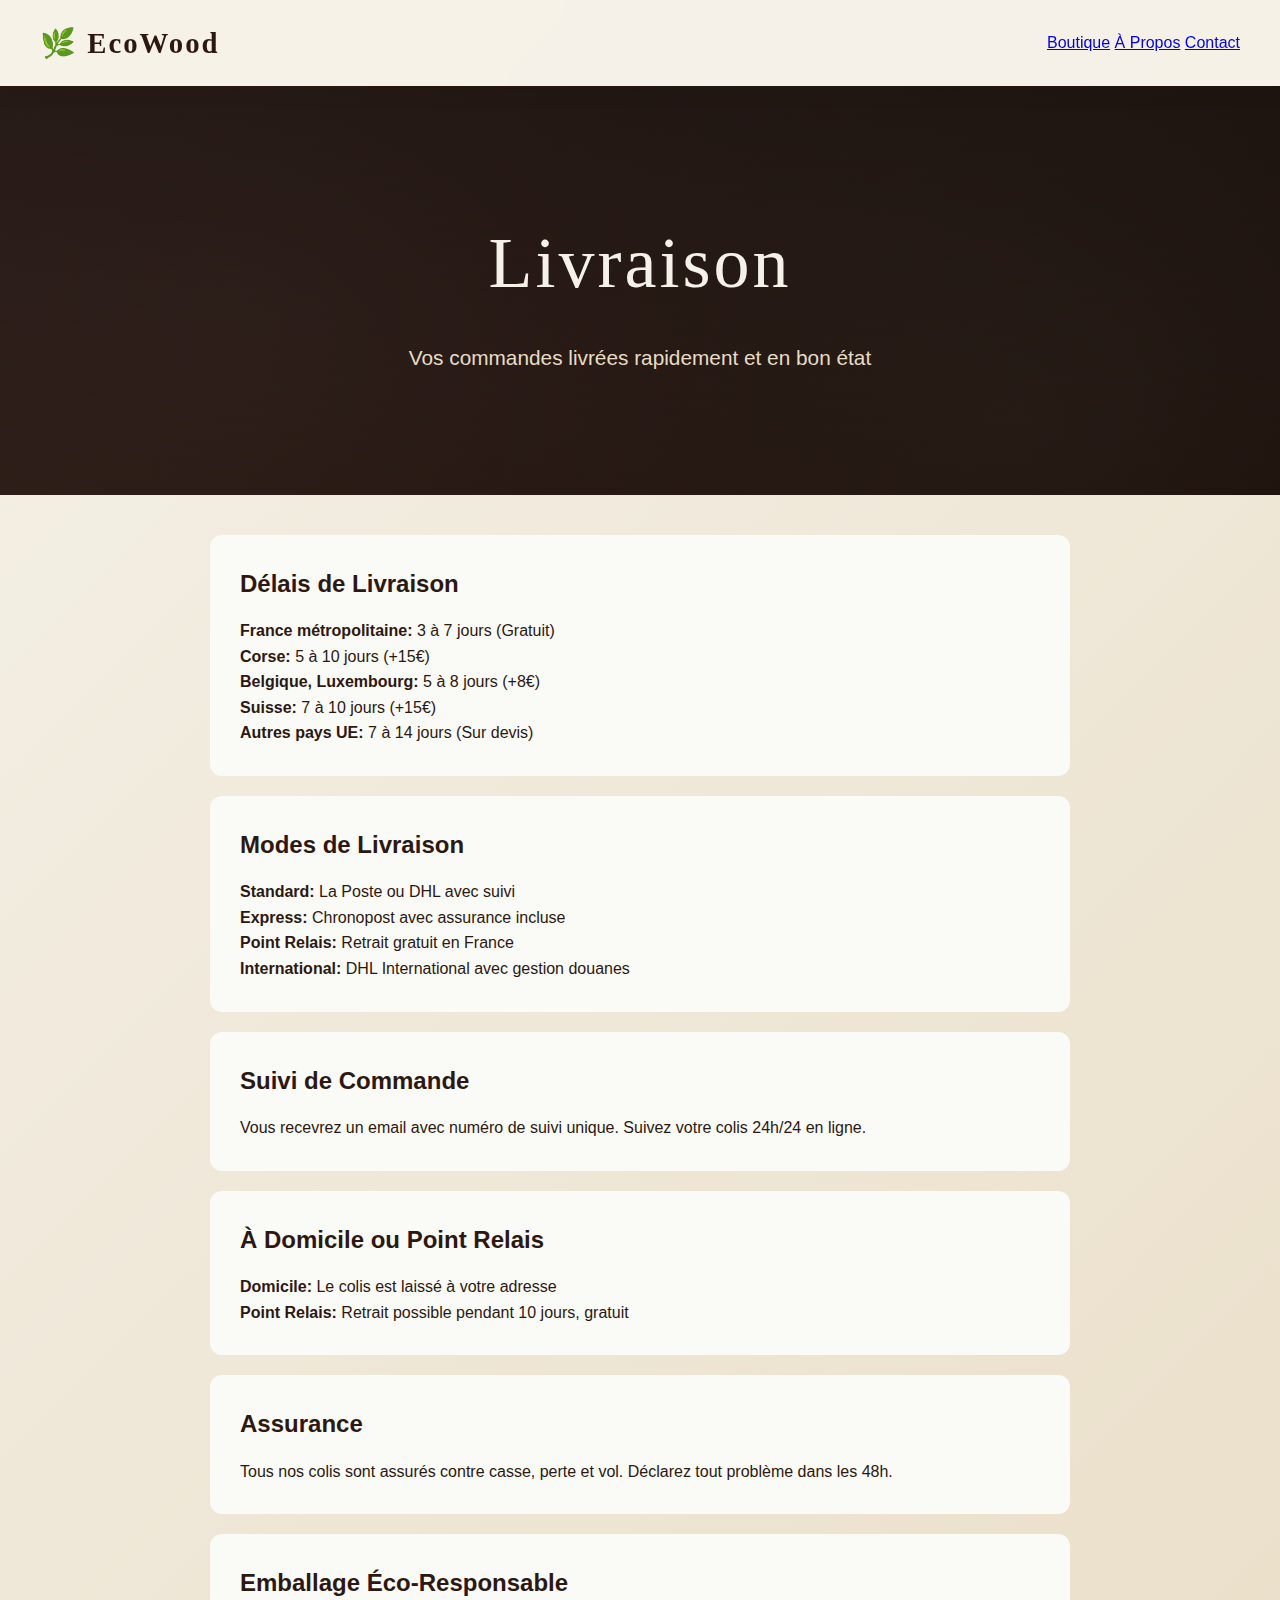
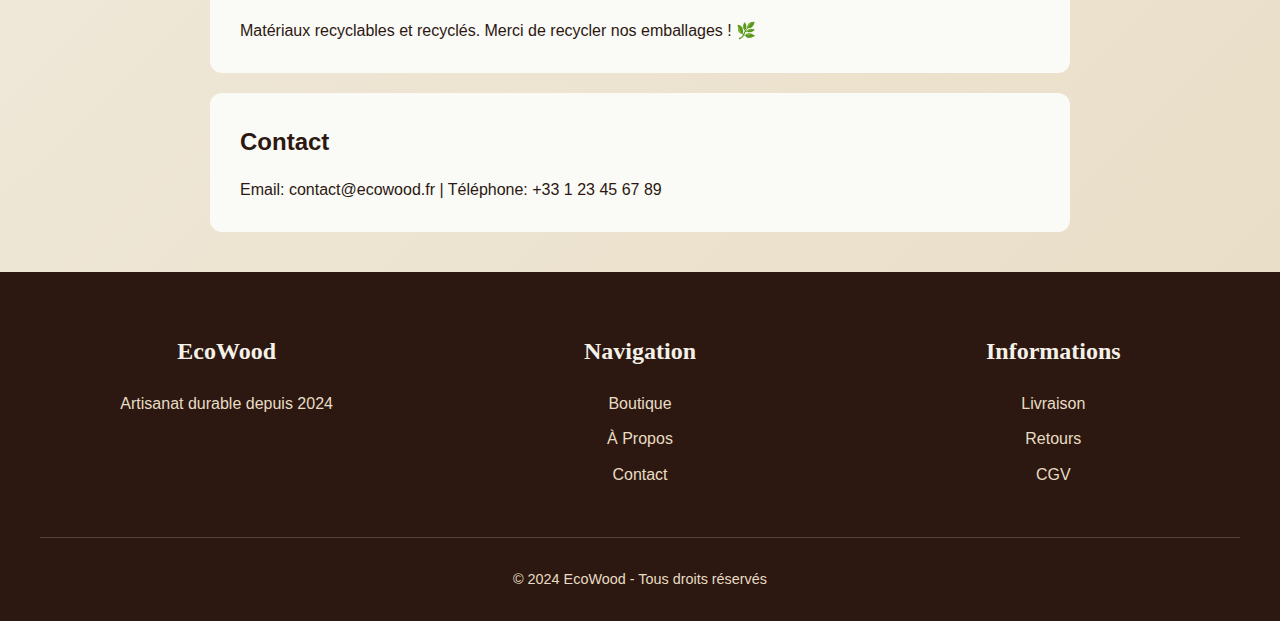
<file: livraison.html>
<!DOCTYPE html>
<html lang="fr">
<head>
    <meta charset="UTF-8">
    <meta name="viewport" content="width=device-width, initial-scale=1.0">
    <title>Livraison - EcoWood</title>
    <link rel="stylesheet" href="style.css">
</head>
<body>
    <nav>
        <div class="logo">🌿 EcoWood</div>
        <div class="nav-links">
            <a href="index.html">Boutique</a>
            <a href="about.html">À Propos</a>
            <a href="contact.html">Contact</a>
        </div>
    </nav>

    <div class="hero hero-small">
        <h1>Livraison</h1>
        <p>Vos commandes livrées rapidement et en bon état</p>
    </div>

    <div class="container" style="max-width: 900px; margin: 40px auto; padding: 0 20px;">
        <div style="background: #fafaf7; padding: 30px; margin-bottom: 20px; border-radius: 12px;">
            <h2 style="color: var(--wood-dark); margin-bottom: 15px;">Délais de Livraison</h2>
            <p><strong>France métropolitaine:</strong> 3 à 7 jours (Gratuit)</p>
            <p><strong>Corse:</strong> 5 à 10 jours (+15€)</p>
            <p><strong>Belgique, Luxembourg:</strong> 5 à 8 jours (+8€)</p>
            <p><strong>Suisse:</strong> 7 à 10 jours (+15€)</p>
            <p><strong>Autres pays UE:</strong> 7 à 14 jours (Sur devis)</p>
        </div>

        <div style="background: #fafaf7; padding: 30px; margin-bottom: 20px; border-radius: 12px;">
            <h2 style="color: var(--wood-dark); margin-bottom: 15px;">Modes de Livraison</h2>
            <p><strong>Standard:</strong> La Poste ou DHL avec suivi</p>
            <p><strong>Express:</strong> Chronopost avec assurance incluse</p>
            <p><strong>Point Relais:</strong> Retrait gratuit en France</p>
            <p><strong>International:</strong> DHL International avec gestion douanes</p>
        </div>

        <div style="background: #fafaf7; padding: 30px; margin-bottom: 20px; border-radius: 12px;">
            <h2 style="color: var(--wood-dark); margin-bottom: 15px;">Suivi de Commande</h2>
            <p>Vous recevrez un email avec numéro de suivi unique. Suivez votre colis 24h/24 en ligne.</p>
        </div>

        <div style="background: #fafaf7; padding: 30px; margin-bottom: 20px; border-radius: 12px;">
            <h2 style="color: var(--wood-dark); margin-bottom: 15px;">À Domicile ou Point Relais</h2>
            <p><strong>Domicile:</strong> Le colis est laissé à votre adresse</p>
            <p><strong>Point Relais:</strong> Retrait possible pendant 10 jours, gratuit</p>
        </div>

        <div style="background: #fafaf7; padding: 30px; margin-bottom: 20px; border-radius: 12px;">
            <h2 style="color: var(--wood-dark); margin-bottom: 15px;">Assurance</h2>
            <p>Tous nos colis sont assurés contre casse, perte et vol. Déclarez tout problème dans les 48h.</p>
        </div>

        <div style="background: #fafaf7; padding: 30px; margin-bottom: 20px; border-radius: 12px;">
            <h2 style="color: var(--wood-dark); margin-bottom: 15px;">Emballage Éco-Responsable</h2>
            <p>Matériaux recyclables et recyclés. Merci de recycler nos emballages ! 🌿</p>
        </div>

        <div style="background: #fafaf7; padding: 30px; margin-bottom: 20px; border-radius: 12px;">
            <h2 style="color: var(--wood-dark); margin-bottom: 15px;">Contact</h2>
            <p>Email: contact@ecowood.fr | Téléphone: +33 1 23 45 67 89</p>
        </div>
    </div>

    <footer>
        <div class="footer-content">
            <div class="footer-section">
                <h3>EcoWood</h3>
                <p>Artisanat durable depuis 2024</p>
            </div>
            <div class="footer-section">
                <h3>Navigation</h3>
                <a href="index.html">Boutique</a>
                <a href="about.html">À Propos</a>
                <a href="contact.html">Contact</a>
            </div>
            <div class="footer-section">
                <h3>Informations</h3>
                <a href="livraison.html">Livraison</a>
                <a href="retours.html">Retours</a>
                <a href="cgv.html">CGV</a>
            </div>
        </div>
        <div class="copyright">© 2024 EcoWood - Tous droits réservés</div>
    </footer>
</body>
</html>
</file>
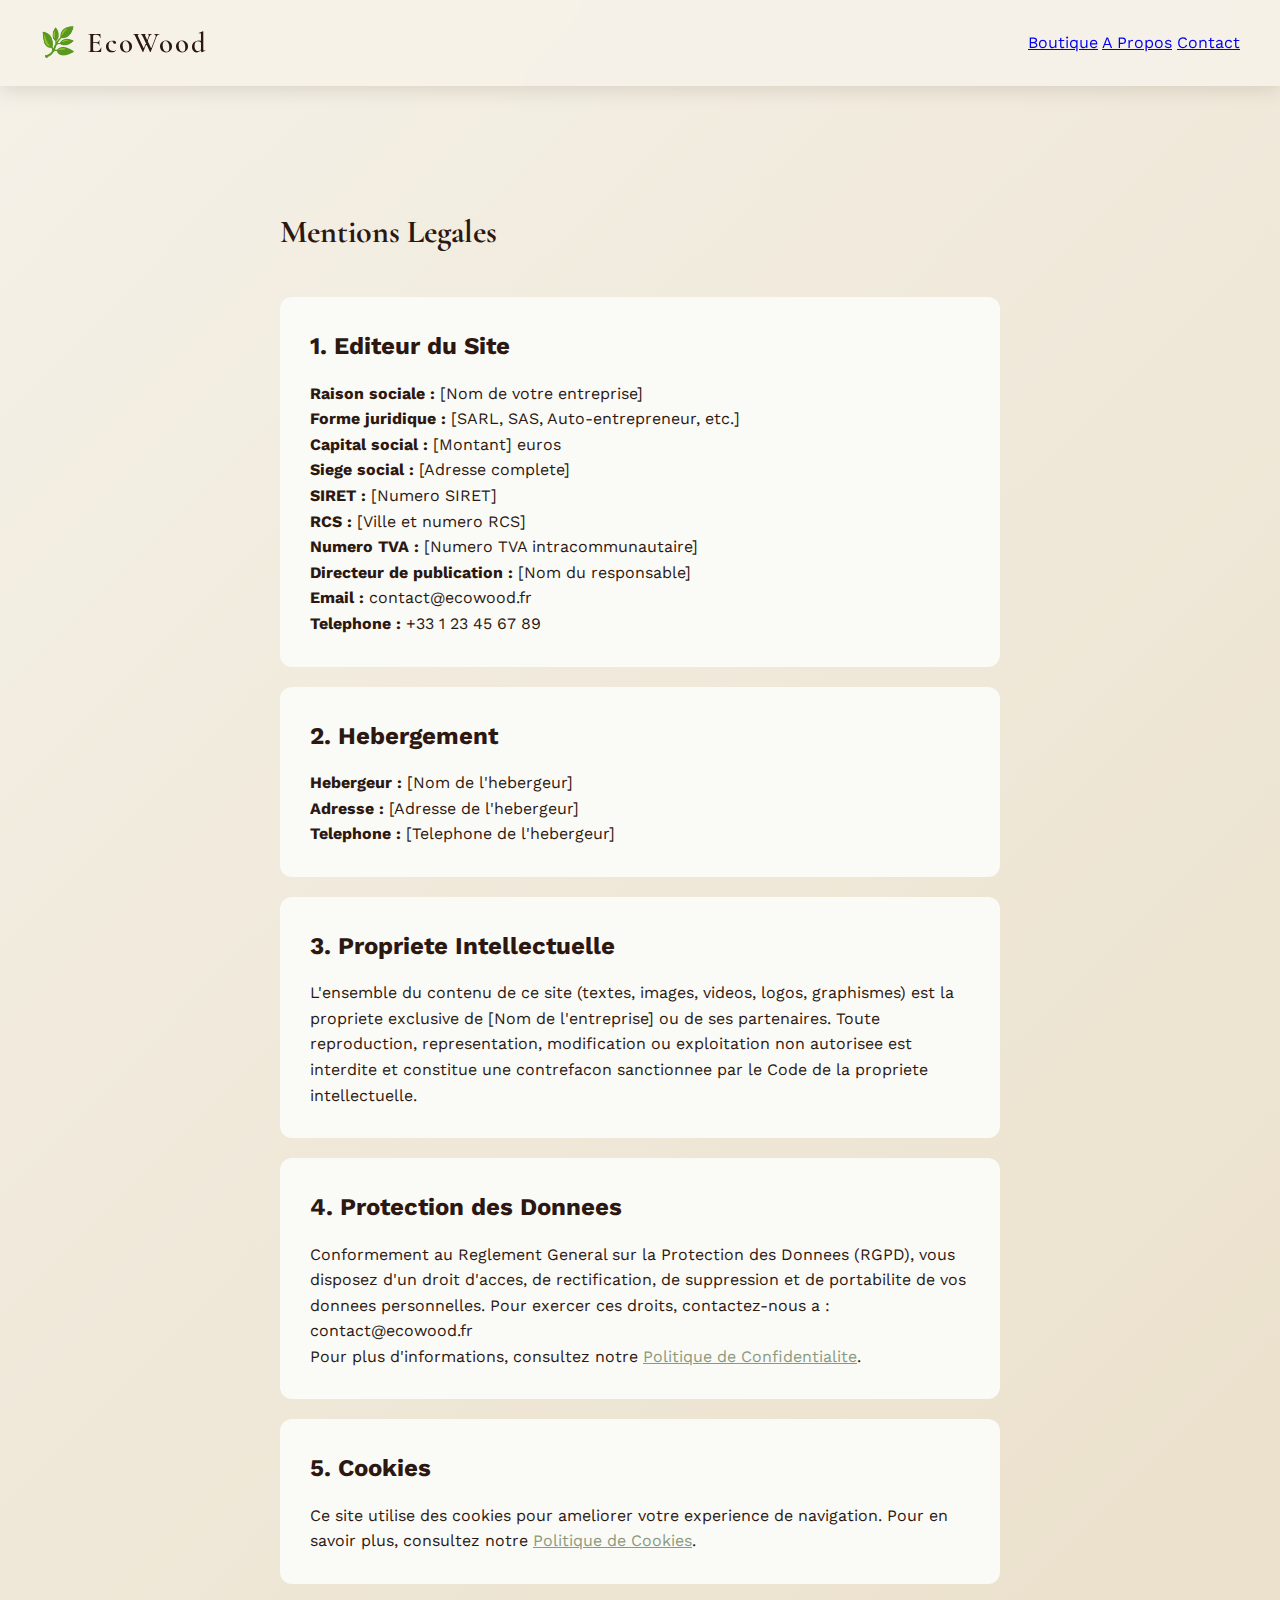
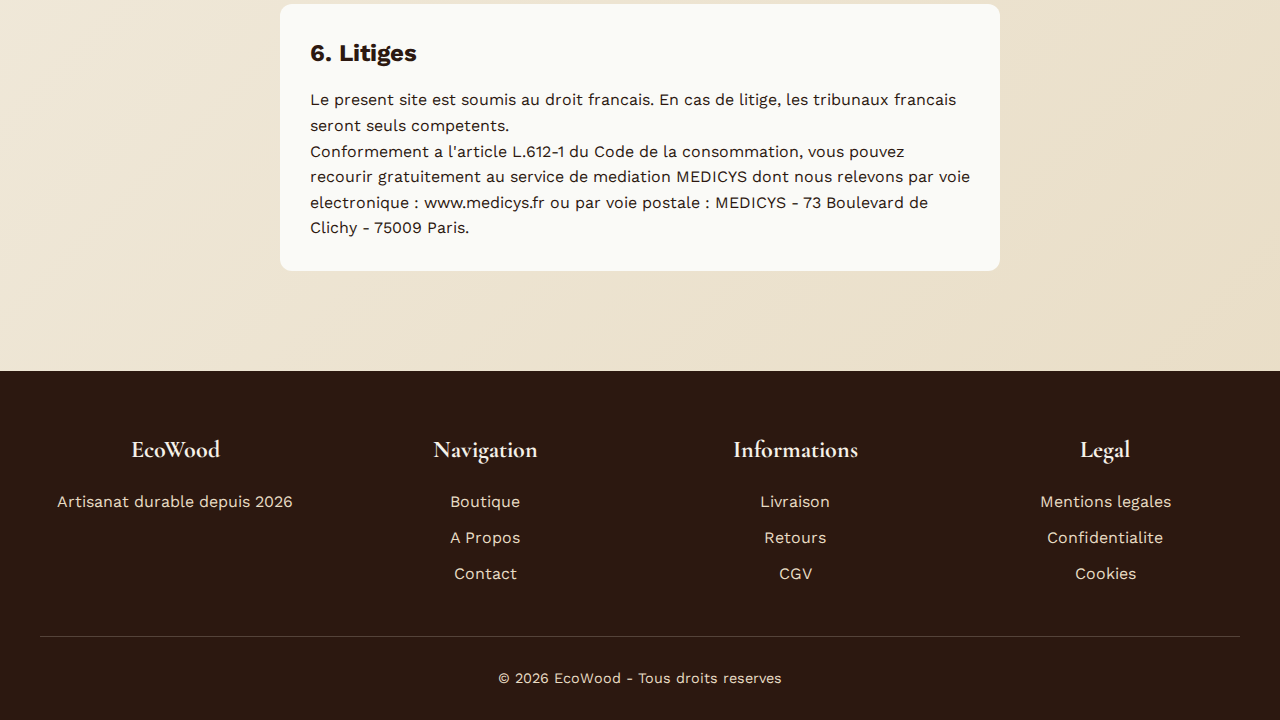
<file: mentions-legales.html>
<!DOCTYPE html>
<html lang="fr">
<head>
    <meta charset="UTF-8">
    <meta name="viewport" content="width=device-width, initial-scale=1.0">
    <title>Mentions Legales - EcoWood</title>
    <link rel="preconnect" href="https://fonts.googleapis.com">
    <link rel="preconnect" href="https://fonts.gstatic.com" crossorigin>
    <link href="https://fonts.googleapis.com/css2?family=Cormorant+Garamond:wght@300;400;600&family=Work+Sans:wght@300;400;500&display=swap" rel="stylesheet">
    <link rel="stylesheet" href="style.css">
    <link rel="icon" href="favicon.svg" type="image/svg+xml">
</head>
<body>
    <nav>
        <div class="logo">🌿 EcoWood</div>
        <div class="nav-links">
            <a href="index.html">Boutique</a>
            <a href="about.html">A Propos</a>
            <a href="contact.html">Contact</a>
        </div>
    </nav>

    <div class="container" style="max-width: 800px; padding-top: 120px;">
        <h1 style="font-family: 'Cormorant Garamond', serif; color: var(--wood-dark); margin-bottom: 40px;">Mentions Legales</h1>

        <div style="background: #fafaf7; padding: 30px; margin-bottom: 20px; border-radius: 12px;">
            <h2 style="color: var(--wood-dark); margin-bottom: 15px;">1. Editeur du Site</h2>
            <p><strong>Raison sociale :</strong> [Nom de votre entreprise]</p>
            <p><strong>Forme juridique :</strong> [SARL, SAS, Auto-entrepreneur, etc.]</p>
            <p><strong>Capital social :</strong> [Montant] euros</p>
            <p><strong>Siege social :</strong> [Adresse complete]</p>
            <p><strong>SIRET :</strong> [Numero SIRET]</p>
            <p><strong>RCS :</strong> [Ville et numero RCS]</p>
            <p><strong>Numero TVA :</strong> [Numero TVA intracommunautaire]</p>
            <p><strong>Directeur de publication :</strong> [Nom du responsable]</p>
            <p><strong>Email :</strong> contact@ecowood.fr</p>
            <p><strong>Telephone :</strong> +33 1 23 45 67 89</p>
        </div>

        <div style="background: #fafaf7; padding: 30px; margin-bottom: 20px; border-radius: 12px;">
            <h2 style="color: var(--wood-dark); margin-bottom: 15px;">2. Hebergement</h2>
            <p><strong>Hebergeur :</strong> [Nom de l'hebergeur]</p>
            <p><strong>Adresse :</strong> [Adresse de l'hebergeur]</p>
            <p><strong>Telephone :</strong> [Telephone de l'hebergeur]</p>
        </div>

        <div style="background: #fafaf7; padding: 30px; margin-bottom: 20px; border-radius: 12px;">
            <h2 style="color: var(--wood-dark); margin-bottom: 15px;">3. Propriete Intellectuelle</h2>
            <p>L'ensemble du contenu de ce site (textes, images, videos, logos, graphismes) est la propriete exclusive de [Nom de l'entreprise] ou de ses partenaires. Toute reproduction, representation, modification ou exploitation non autorisee est interdite et constitue une contrefacon sanctionnee par le Code de la propriete intellectuelle.</p>
        </div>

        <div style="background: #fafaf7; padding: 30px; margin-bottom: 20px; border-radius: 12px;">
            <h2 style="color: var(--wood-dark); margin-bottom: 15px;">4. Protection des Donnees</h2>
            <p>Conformement au Reglement General sur la Protection des Donnees (RGPD), vous disposez d'un droit d'acces, de rectification, de suppression et de portabilite de vos donnees personnelles. Pour exercer ces droits, contactez-nous a : contact@ecowood.fr</p>
            <p>Pour plus d'informations, consultez notre <a href="confidentialite.html" style="color: var(--sage);">Politique de Confidentialite</a>.</p>
        </div>

        <div style="background: #fafaf7; padding: 30px; margin-bottom: 20px; border-radius: 12px;">
            <h2 style="color: var(--wood-dark); margin-bottom: 15px;">5. Cookies</h2>
            <p>Ce site utilise des cookies pour ameliorer votre experience de navigation. Pour en savoir plus, consultez notre <a href="cookies.html" style="color: var(--sage);">Politique de Cookies</a>.</p>
        </div>

        <div style="background: #fafaf7; padding: 30px; margin-bottom: 20px; border-radius: 12px;">
            <h2 style="color: var(--wood-dark); margin-bottom: 15px;">6. Litiges</h2>
            <p>Le present site est soumis au droit francais. En cas de litige, les tribunaux francais seront seuls competents.</p>
            <p>Conformement a l'article L.612-1 du Code de la consommation, vous pouvez recourir gratuitement au service de mediation MEDICYS dont nous relevons par voie electronique : www.medicys.fr ou par voie postale : MEDICYS - 73 Boulevard de Clichy - 75009 Paris.</p>
        </div>
    </div>

    <footer>
        <div class="footer-content">
            <div class="footer-section">
                <h3>EcoWood</h3>
                <p>Artisanat durable depuis 2026</p>
            </div>
            <div class="footer-section">
                <h3>Navigation</h3>
                <a href="index.html">Boutique</a>
                <a href="about.html">A Propos</a>
                <a href="contact.html">Contact</a>
            </div>
            <div class="footer-section">
                <h3>Informations</h3>
                <a href="livraison.html">Livraison</a>
                <a href="retours.html">Retours</a>
                <a href="cgv.html">CGV</a>
            </div>
            <div class="footer-section">
                <h3>Legal</h3>
                <a href="mentions-legales.html">Mentions legales</a>
                <a href="confidentialite.html">Confidentialite</a>
                <a href="cookies.html">Cookies</a>
            </div>
        </div>
        <div class="copyright">© 2026 EcoWood - Tous droits reserves</div>
    </footer>
</body>
</html>
</file>
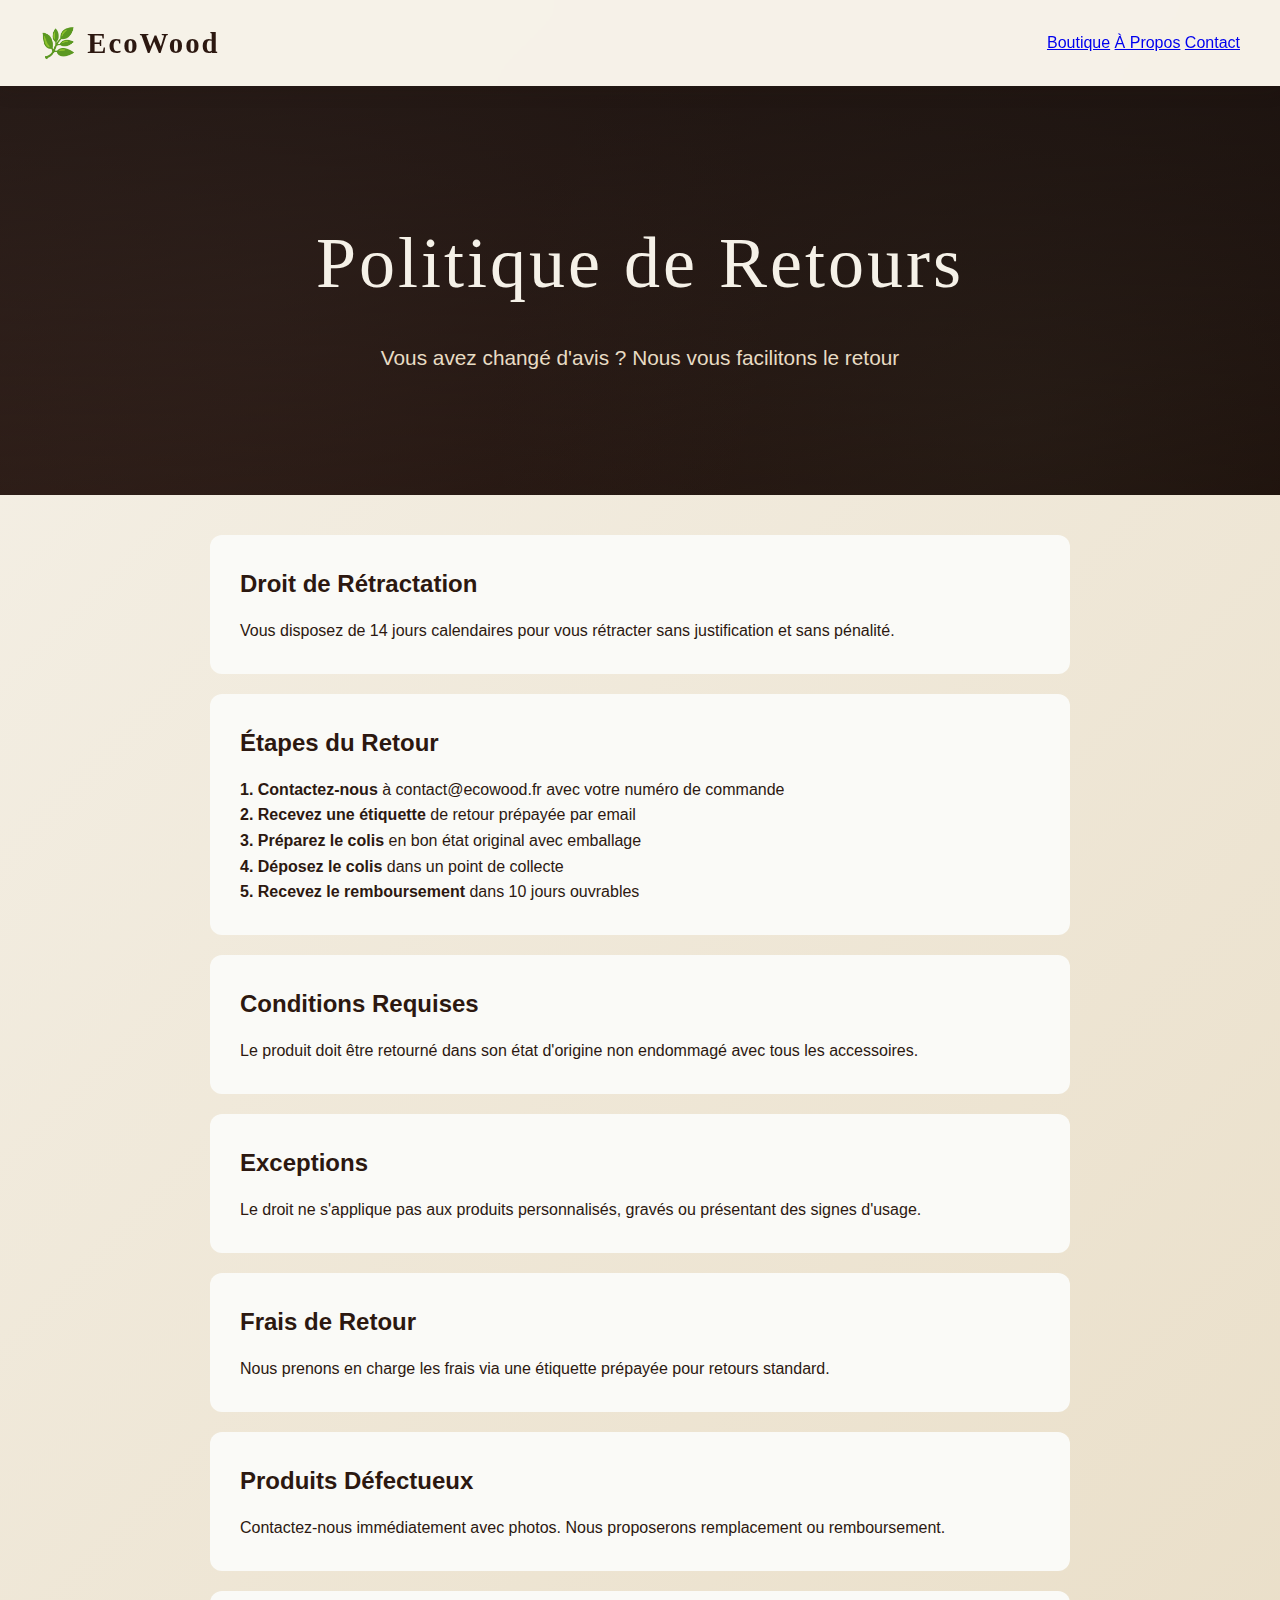
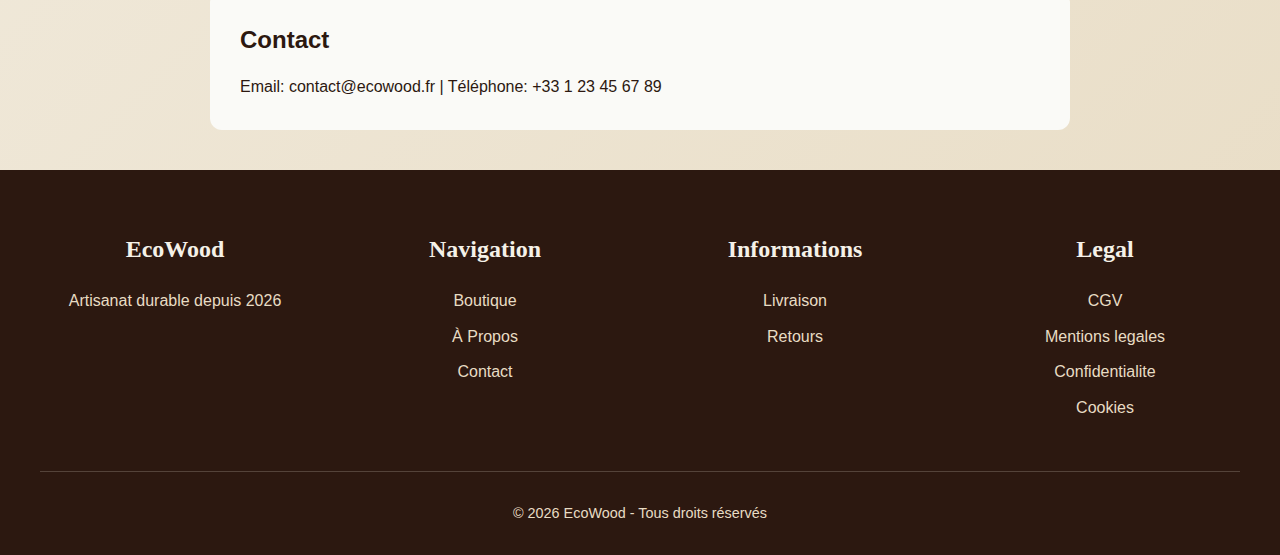
<file: retours.html>
<!DOCTYPE html>
<html lang="fr">
<head>
    <meta charset="UTF-8">
    <meta name="viewport" content="width=device-width, initial-scale=1.0">
    <title>Retours et Echanges | EcoWood - Politique de Retour</title>
    <meta name="description" content="Politique de retours EcoWood. 30 jours pour changer d'avis. Retours gratuits en France. Remboursement sous 14 jours.">
    <meta name="keywords" content="retour EcoWood, echange, remboursement, politique retour">
    <meta name="robots" content="index, follow">
    <link rel="canonical" href="https://www.ecowood.fr/retours.html">

    <link rel="stylesheet" href="style.css">
    <link rel="icon" href="favicon.svg" type="image/svg+xml">
</head>
<body>
    <nav>
        <div class="logo">🌿 EcoWood</div>
        <div class="nav-links">
            <a href="index.html">Boutique</a>
            <a href="about.html">À Propos</a>
            <a href="contact.html">Contact</a>
        </div>
    </nav>

    <div class="hero hero-small">
        <h1>Politique de Retours</h1>
        <p>Vous avez changé d'avis ? Nous vous facilitons le retour</p>
    </div>

    <div class="container" style="max-width: 900px; margin: 40px auto; padding: 0 20px;">
        <div style="background: #fafaf7; padding: 30px; margin-bottom: 20px; border-radius: 12px;">
            <h2 style="color: var(--wood-dark); margin-bottom: 15px;">Droit de Rétractation</h2>
            <p>Vous disposez de 14 jours calendaires pour vous rétracter sans justification et sans pénalité.</p>
        </div>

        <div style="background: #fafaf7; padding: 30px; margin-bottom: 20px; border-radius: 12px;">
            <h2 style="color: var(--wood-dark); margin-bottom: 15px;">Étapes du Retour</h2>
            <p><strong>1. Contactez-nous</strong> à contact@ecowood.fr avec votre numéro de commande</p>
            <p><strong>2. Recevez une étiquette</strong> de retour prépayée par email</p>
            <p><strong>3. Préparez le colis</strong> en bon état original avec emballage</p>
            <p><strong>4. Déposez le colis</strong> dans un point de collecte</p>
            <p><strong>5. Recevez le remboursement</strong> dans 10 jours ouvrables</p>
        </div>

        <div style="background: #fafaf7; padding: 30px; margin-bottom: 20px; border-radius: 12px;">
            <h2 style="color: var(--wood-dark); margin-bottom: 15px;">Conditions Requises</h2>
            <p>Le produit doit être retourné dans son état d'origine non endommagé avec tous les accessoires.</p>
        </div>

        <div style="background: #fafaf7; padding: 30px; margin-bottom: 20px; border-radius: 12px;">
            <h2 style="color: var(--wood-dark); margin-bottom: 15px;">Exceptions</h2>
            <p>Le droit ne s'applique pas aux produits personnalisés, gravés ou présentant des signes d'usage.</p>
        </div>

        <div style="background: #fafaf7; padding: 30px; margin-bottom: 20px; border-radius: 12px;">
            <h2 style="color: var(--wood-dark); margin-bottom: 15px;">Frais de Retour</h2>
            <p>Nous prenons en charge les frais via une étiquette prépayée pour retours standard.</p>
        </div>

        <div style="background: #fafaf7; padding: 30px; margin-bottom: 20px; border-radius: 12px;">
            <h2 style="color: var(--wood-dark); margin-bottom: 15px;">Produits Défectueux</h2>
            <p>Contactez-nous immédiatement avec photos. Nous proposerons remplacement ou remboursement.</p>
        </div>

        <div style="background: #fafaf7; padding: 30px; margin-bottom: 20px; border-radius: 12px;">
            <h2 style="color: var(--wood-dark); margin-bottom: 15px;">Contact</h2>
            <p>Email: contact@ecowood.fr | Téléphone: +33 1 23 45 67 89</p>
        </div>
    </div>

    <footer>
        <div class="footer-content">
            <div class="footer-section">
                <h3>EcoWood</h3>
                <p>Artisanat durable depuis 2026</p>
            </div>
            <div class="footer-section">
                <h3>Navigation</h3>
                <a href="index.html">Boutique</a>
                <a href="about.html">À Propos</a>
                <a href="contact.html">Contact</a>
            </div>
            <div class="footer-section">
                <h3>Informations</h3>
                <a href="livraison.html">Livraison</a>
                <a href="retours.html">Retours</a>
            </div>
            <div class="footer-section">
                <h3>Legal</h3>
                <a href="cgv.html">CGV</a>
                <a href="mentions-legales.html">Mentions legales</a>
                <a href="confidentialite.html">Confidentialite</a>
                <a href="cookies.html">Cookies</a>
            </div>
        </div>
        <div class="copyright">© 2026 EcoWood - Tous droits réservés</div>
    </footer>
</body>
</html>
</file>
<file: style.css>
:root {
    --wood-dark: #2C1810;
    --wood-medium: #5D4037;
    --wood-light: #8D6E63;
    --cream: #F5F1E8;
    --sage: #8B9A7E;
    --terracotta: #C97E5D;
    --sand: #E8DCC4;
    --shadow: rgba(44, 24, 16, 0.15);
    --hero-overlay: linear-gradient(rgba(0,0,0,0.6), rgba(0,0,0,0.35));
}

* {
    margin: 0;
    padding: 0;
    box-sizing: border-box;
}

body {
    font-family: 'Work Sans', sans-serif;
    background: linear-gradient(135deg, var(--cream) 0%, var(--sand) 100%);
    color: var(--wood-dark);
    line-height: 1.6;
    overflow-x: hidden;
}

/* Hero Section */
.hero {
    background: linear-gradient(165deg, var(--wood-medium) 0%, var(--wood-dark) 100%);
    padding: 120px 20px 80px;
    text-align: center;
    position: relative;
    overflow: hidden;
}

.hero::before {
    content: '';
    position: absolute;
    top: 0;
    left: 0;
    right: 0;
    bottom: 0;
    background: 
        radial-gradient(circle at 20% 50%, rgba(141, 110, 99, 0.1) 0%, transparent 50%),
        radial-gradient(circle at 80% 80%, rgba(139, 154, 126, 0.1) 0%, transparent 50%);
    pointer-events: none;
}

.hero h1 {
    font-family: 'Cormorant Garamond', serif;
    font-size: 4.5rem;
    font-weight: 300;
    color: var(--cream);
    margin-bottom: 20px;
    letter-spacing: 3px;
    animation: fadeInUp 1s ease;
    position: relative;
    z-index: 1;
}

.hero p {
    color: var(--sand);
    font-size: 1.3rem;
    font-weight: 300;
    max-width: 600px;
    margin: 0 auto 40px;
    animation: fadeInUp 1s ease 0.2s backwards;
    position: relative;
    z-index: 1;
}

/* Hero image positioning and overlay to improve text contrast */
.hero-figure {
    position: absolute;
    inset: 0;
    z-index: 0;
    overflow: hidden;
}

.hero-figure picture,
.hero-figure img {
    width: 100%;
    height: 100%;
    display: block;
    object-fit: cover;
}

.hero::after {
    content: '';
    position: absolute;
    left: 0;
    top: 0;
    right: 0;
    bottom: 0;
    background: var(--hero-overlay);
    z-index: 1;
    pointer-events: none;
}

.hero h1,
.hero p,
.tagline {
    position: relative;
    z-index: 2;
}

.tagline {
    display: inline-block;
    background: rgba(245, 241, 232, 0.1);
    backdrop-filter: blur(10px);
    padding: 12px 30px;
    border-radius: 50px;
    border: 1px solid rgba(245, 241, 232, 0.2);
    color: var(--cream);
    font-size: 0.95rem;
    letter-spacing: 2px;
    text-transform: uppercase;
    animation: fadeInUp 1s ease 0.4s backwards;
    position: relative;
    z-index: 1;
}

/* Navigation */
nav {
    position: sticky;
    top: 0;
    background: rgba(245, 241, 232, 0.95);
    backdrop-filter: blur(20px);
    padding: 20px 40px;
    display: flex;
    justify-content: space-between;
    align-items: center;
    box-shadow: 0 2px 20px var(--shadow);
    z-index: 100;
    animation: slideDown 0.6s ease;
}

.logo {
    font-family: 'Cormorant Garamond', serif;
    font-size: 1.8rem;
    font-weight: 600;
    color: var(--wood-dark);
    letter-spacing: 2px;
}

.cart-btn {
    background: var(--wood-medium);
    color: white;
    padding: 12px 28px;
    border: none;
    border-radius: 30px;
    cursor: pointer;
    font-size: 1rem;
    transition: all 0.3s ease;
    display: flex;
    align-items: center;
    gap: 10px;
}

.cart-btn:hover {
    background: var(--wood-dark);
    transform: translateY(-2px);
    box-shadow: 0 8px 20px var(--shadow);
}

.cart-count {
    background: var(--terracotta);
    width: 24px;
    height: 24px;
    border-radius: 50%;
    display: flex;
    align-items: center;
    justify-content: center;
    font-size: 0.85rem;
    font-weight: 600;
}

/* Products Grid */
.container {
    max-width: 1400px;
    margin: 0 auto;
    padding: 80px 40px;
}

.section-title {
    font-family: 'Cormorant Garamond', serif;
    font-size: 3rem;
    font-weight: 300;
    text-align: center;
    margin-bottom: 60px;
    color: var(--wood-dark);
    position: relative;
}

.section-title::after {
    content: '';
    display: block;
    width: 80px;
    height: 3px;
    background: linear-gradient(90deg, transparent, var(--sage), transparent);
    margin: 20px auto 0;
}

.products-grid {
    display: grid;
    grid-template-columns: repeat(auto-fit, minmax(320px, 1fr));
    gap: 40px;
    animation: fadeIn 1s ease;
}

.product-card {
    background: white;
    border-radius: 20px;
    overflow: hidden;
    box-shadow: 0 10px 40px var(--shadow);
    transition: all 0.4s cubic-bezier(0.4, 0, 0.2, 1);
    position: relative;
}

.product-card:hover {
    transform: translateY(-10px);
    box-shadow: 0 20px 60px rgba(44, 24, 16, 0.25);
}

.product-image {
    width: 100%;
    height: 320px;
    background: linear-gradient(135deg, var(--sand) 0%, var(--cream) 100%);
    display: flex;
    align-items: center;
    justify-content: center;
    position: relative;
    overflow: hidden;
}

.product-image::before {
    content: '';
    position: absolute;
    top: 0;
    left: 0;
    right: 0;
    bottom: 0;
    background: 
        radial-gradient(circle at 30% 30%, rgba(139, 154, 126, 0.15) 0%, transparent 50%),
        radial-gradient(circle at 70% 70%, rgba(201, 126, 93, 0.1) 0%, transparent 50%);
}

.product-image img {
    width: 100%;
    height: 100%;
    object-fit: cover;
    transition: transform 0.35s ease, box-shadow 0.35s ease;
    position: relative;
    z-index: 1;
    border: 6px solid rgba(255,255,255,0.9);
    border-radius: 12px;
    box-shadow: 0 6px 20px rgba(0,0,0,0.08);
}

.product-card:hover .product-image img {
    transform: scale(1.08);
    box-shadow: 0 18px 40px rgba(0,0,0,0.18);
    border-color: rgba(255,255,255,1);
}

.eco-badge {
    position: absolute;
    top: 15px;
    right: 15px;
    background: var(--sage);
    color: white;
    padding: 6px 14px;
    border-radius: 20px;
    font-size: 0.75rem;
    font-weight: 500;
    letter-spacing: 1px;
    text-transform: uppercase;
    z-index: 2;
}

.product-info {
    padding: 30px;
}

.product-name {
    font-family: 'Cormorant Garamond', serif;
    font-size: 1.8rem;
    font-weight: 600;
    margin-bottom: 10px;
    color: var(--wood-dark);
}

.product-description {
    color: var(--wood-light);
    font-size: 0.95rem;
    margin-bottom: 20px;
    line-height: 1.6;
}

.product-footer {
    display: flex;
    justify-content: space-between;
    align-items: center;
    margin-top: 20px;
    padding-top: 20px;
    border-top: 1px solid rgba(93, 64, 55, 0.1);
}

.product-price {
    font-family: 'Cormorant Garamond', serif;
    font-size: 2rem;
    font-weight: 600;
    color: var(--wood-medium);
}

.add-to-cart {
    background: var(--wood-medium);
    color: white;
    border: none;
    padding: 12px 24px;
    border-radius: 25px;
    cursor: pointer;
    font-size: 0.95rem;
    font-weight: 500;
    transition: all 0.3s ease;
}

.add-to-cart:hover {
    background: var(--terracotta);
    transform: scale(1.05);
    box-shadow: 0 4px 15px rgba(201, 126, 93, 0.3);
}

.add-to-cart:active {
    transform: scale(0.98);
}

/* Footer */
footer {
    background: var(--wood-dark);
    color: var(--sand);
    padding: 60px 40px 30px;
    text-align: center;
}

.footer-content {
    max-width: 1200px;
    margin: 0 auto;
    display: grid;
    grid-template-columns: repeat(auto-fit, minmax(250px, 1fr));
    gap: 40px;
    margin-bottom: 40px;
}

.footer-section h3 {
    font-family: 'Cormorant Garamond', serif;
    font-size: 1.5rem;
    margin-bottom: 20px;
    color: var(--cream);
}

.footer-section p, .footer-section a {
    color: var(--sand);
    text-decoration: none;
    display: block;
    margin-bottom: 10px;
    transition: color 0.3s ease;
}

.footer-section a:hover {
    color: var(--terracotta);
}

.copyright {
    padding-top: 30px;
    border-top: 1px solid rgba(245, 241, 232, 0.2);
    font-size: 0.9rem;
}

/* Modal Panier */
.modal {
    display: none;
    position: fixed;
    top: 0;
    left: 0;
    width: 100%;
    height: 100%;
    background: rgba(44, 24, 16, 0.8);
    backdrop-filter: blur(5px);
    z-index: 1000;
    align-items: center;
    justify-content: center;
    animation: fadeIn 0.3s ease;
}

.modal.active {
    display: flex;
}

.modal-content {
    background: white;
    padding: 40px;
    border-radius: 20px;
    max-width: 500px;
    width: 90%;
    max-height: 80vh;
    overflow-y: auto;
    animation: fadeInUp 0.4s ease;
}

.modal-header {
    display: flex;
    justify-content: space-between;
    align-items: center;
    margin-bottom: 30px;
}

.modal-header h2 {
    font-family: 'Cormorant Garamond', serif;
    font-size: 2rem;
    color: var(--wood-dark);
}

.close-modal {
    background: none;
    border: none;
    font-size: 2rem;
    cursor: pointer;
    color: var(--wood-light);
    transition: color 0.3s ease;
}

.close-modal:hover {
    color: var(--wood-dark);
}

.cart-item {
    display: flex;
    gap: 20px;
    padding: 20px 0;
    border-bottom: 1px solid rgba(93, 64, 55, 0.1);
}

.cart-item-info {
    flex: 1;
}

.cart-item-name {
    font-weight: 600;
    color: var(--wood-dark);
    margin-bottom: 5px;
}

.cart-item-price {
    color: var(--wood-medium);
    font-weight: 500;
}

.remove-item {
    background: var(--terracotta);
    color: white;
    border: none;
    padding: 8px 16px;
    border-radius: 15px;
    cursor: pointer;
    font-size: 0.85rem;
    transition: all 0.3s ease;
}

.remove-item:hover {
    background: var(--wood-dark);
}

.cart-total {
    margin-top: 30px;
    padding-top: 20px;
    border-top: 2px solid var(--wood-medium);
    text-align: right;
}

.cart-total h3 {
    font-family: 'Cormorant Garamond', serif;
    font-size: 1.8rem;
    color: var(--wood-dark);
}

.checkout-btn {
    width: 100%;
    background: var(--sage);
    color: white;
    border: none;
    padding: 16px;
    border-radius: 30px;
    cursor: pointer;
    font-size: 1.1rem;
    font-weight: 600;
    margin-top: 20px;
    transition: all 0.3s ease;
}

.checkout-btn:hover {
    background: var(--wood-medium);
    transform: translateY(-2px);
    box-shadow: 0 8px 20px var(--shadow);
}

.empty-cart {
    text-align: center;
    padding: 40px 20px;
    color: var(--wood-light);
}

/* Animations */
@keyframes fadeInUp {
    from {
        opacity: 0;
        transform: translateY(30px);
    }
    to {
        opacity: 1;
        transform: translateY(0);
    }
}

@keyframes fadeIn {
    from { opacity: 0; }
    to { opacity: 1; }
}

@keyframes slideDown {
    from {
        transform: translateY(-100%);
        opacity: 0;
    }
    to {
        transform: translateY(0);
        opacity: 1;
    }
}

/* Images */
.hero-image {
    max-width: 100%;
    width: 100%;
    max-height: 420px;
    object-fit: cover;
    display: block;
    margin: 0 auto 20px;
    border-radius: 12px;
    box-shadow: 0 10px 30px var(--shadow);
}

.section-image {
    width: 100%;
    height: auto;
    margin-bottom: 24px;
    border-radius: 12px;
    box-shadow: 0 8px 24px var(--shadow);
    display: block;
}

.about-image {
    display: flex;
    gap: 20px;
    flex-wrap: wrap;
    justify-content: center;
    align-items: center;
    margin-bottom: 24px;
}

.about-figure {
    display: flex;
    flex-direction: column-reverse;
}

.about-photo {
    width: 48%;
    max-width: 360px;
    border-radius: 12px;
    object-fit: cover;
    display: block;
    margin-bottom: 8px;
}

.timeline-img {
    width: 85%;
    max-width: 350px;
    height: auto;
    border-radius: 10px;
    margin-bottom: 8px;
    box-shadow: 0 6px 18px var(--shadow);
    margin-left: auto;
    margin-right: auto;
}

.timeline-item figure {
    display: flex;
    flex-direction: column-reverse;
}

.contact-photo {
    width: 100%;
    height: auto;
    border-radius: 12px;
    margin-bottom: 12px;
    box-shadow: 0 8px 20px var(--shadow);
    display: block;
}

.img-credit {
    font-size: 0.85rem;
    color: rgba(44, 24, 16, 0.6);
    margin-bottom: 20px;
    text-align: center;
}

.img-credit a {
    color: var(--wood-medium);
    text-decoration: none;
}

.img-credit a:hover {
    text-decoration: underline;
}

.img-credit.small {
    font-size: 0.75rem;
    margin-bottom: 14px;
}

/* Responsive */
@media (max-width: 768px) {
    .hero h1 {
        font-size: 2.5rem;
    }

    .hero p {
        font-size: 1.1rem;
    }

    nav {
        padding: 15px 20px;
    }

    .logo {
        font-size: 1.4rem;
    }

    .container {
        padding: 40px 20px;
    }

    .section-title {
        font-size: 2rem;
    }

    .products-grid {
        grid-template-columns: 1fr;
        gap: 30px;
    }

    .footer-content {
        grid-template-columns: 1fr;
        gap: 30px;
    }
}
</file>
